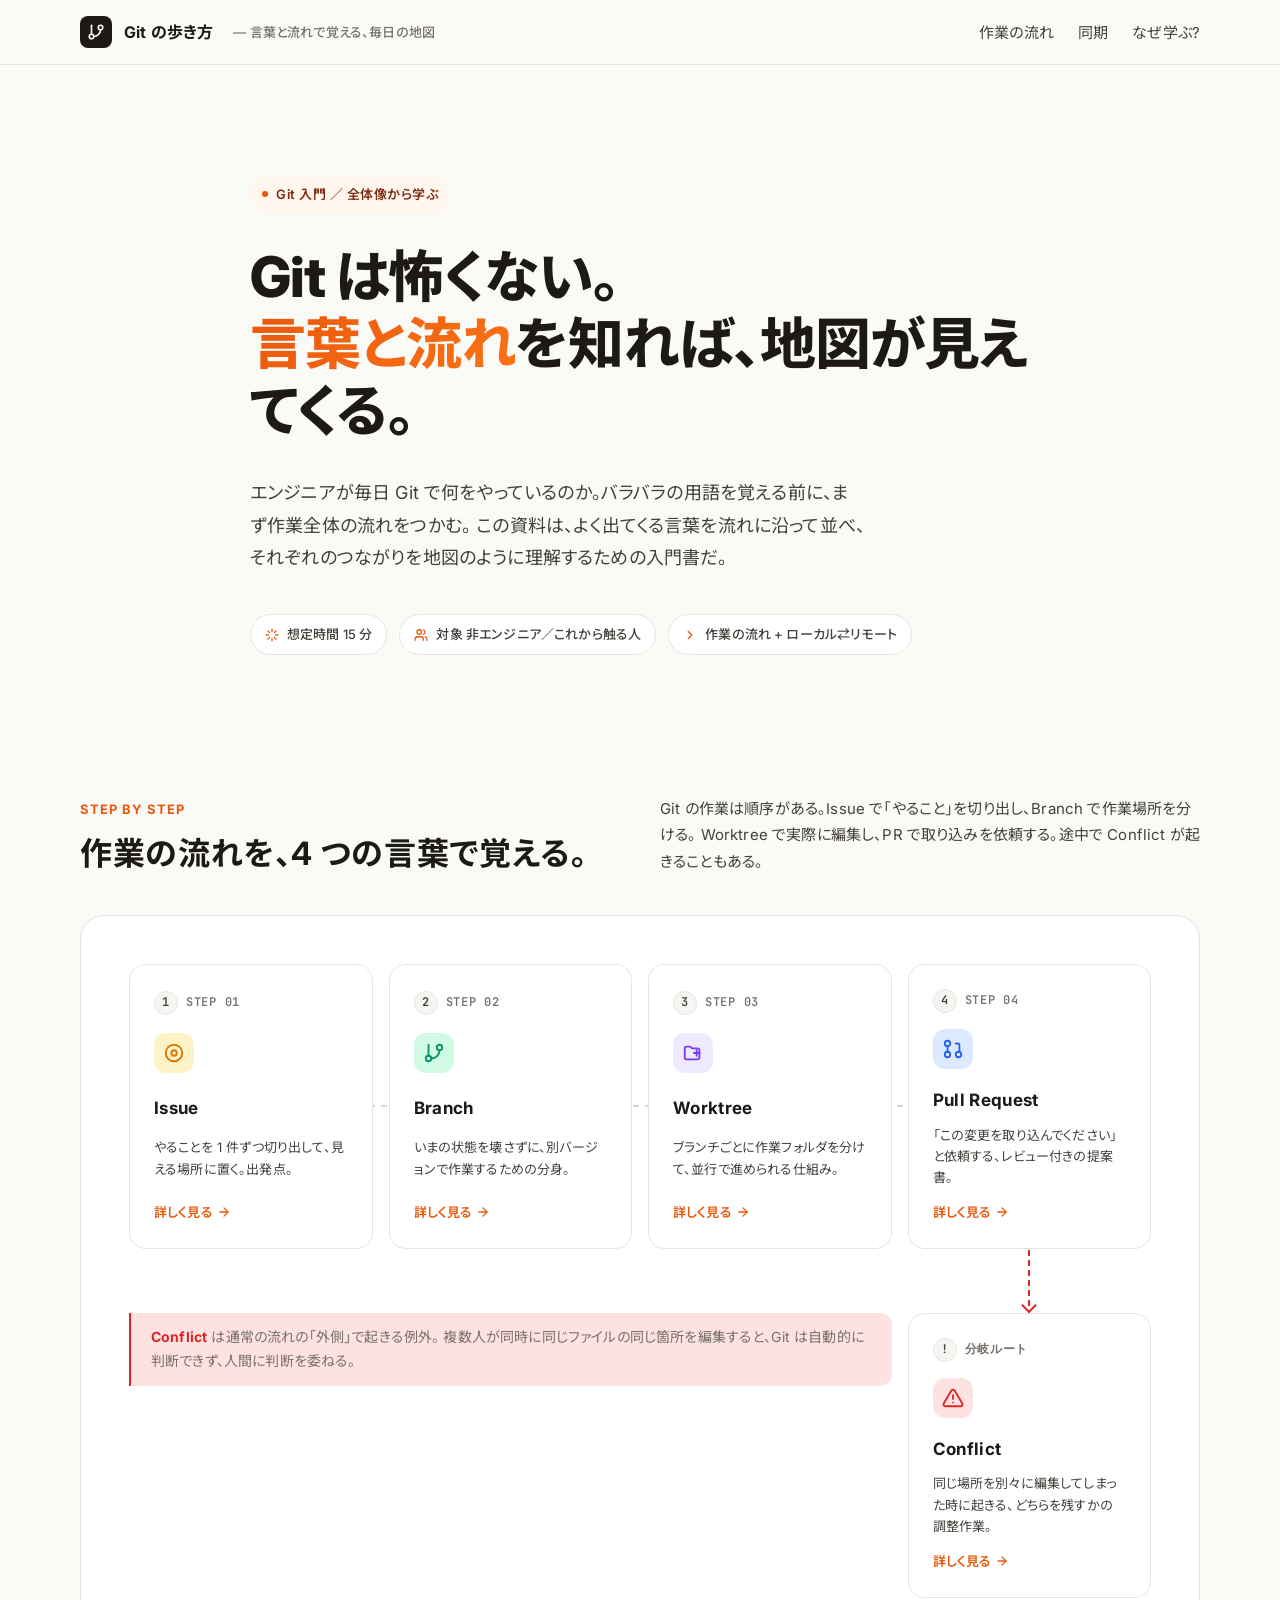
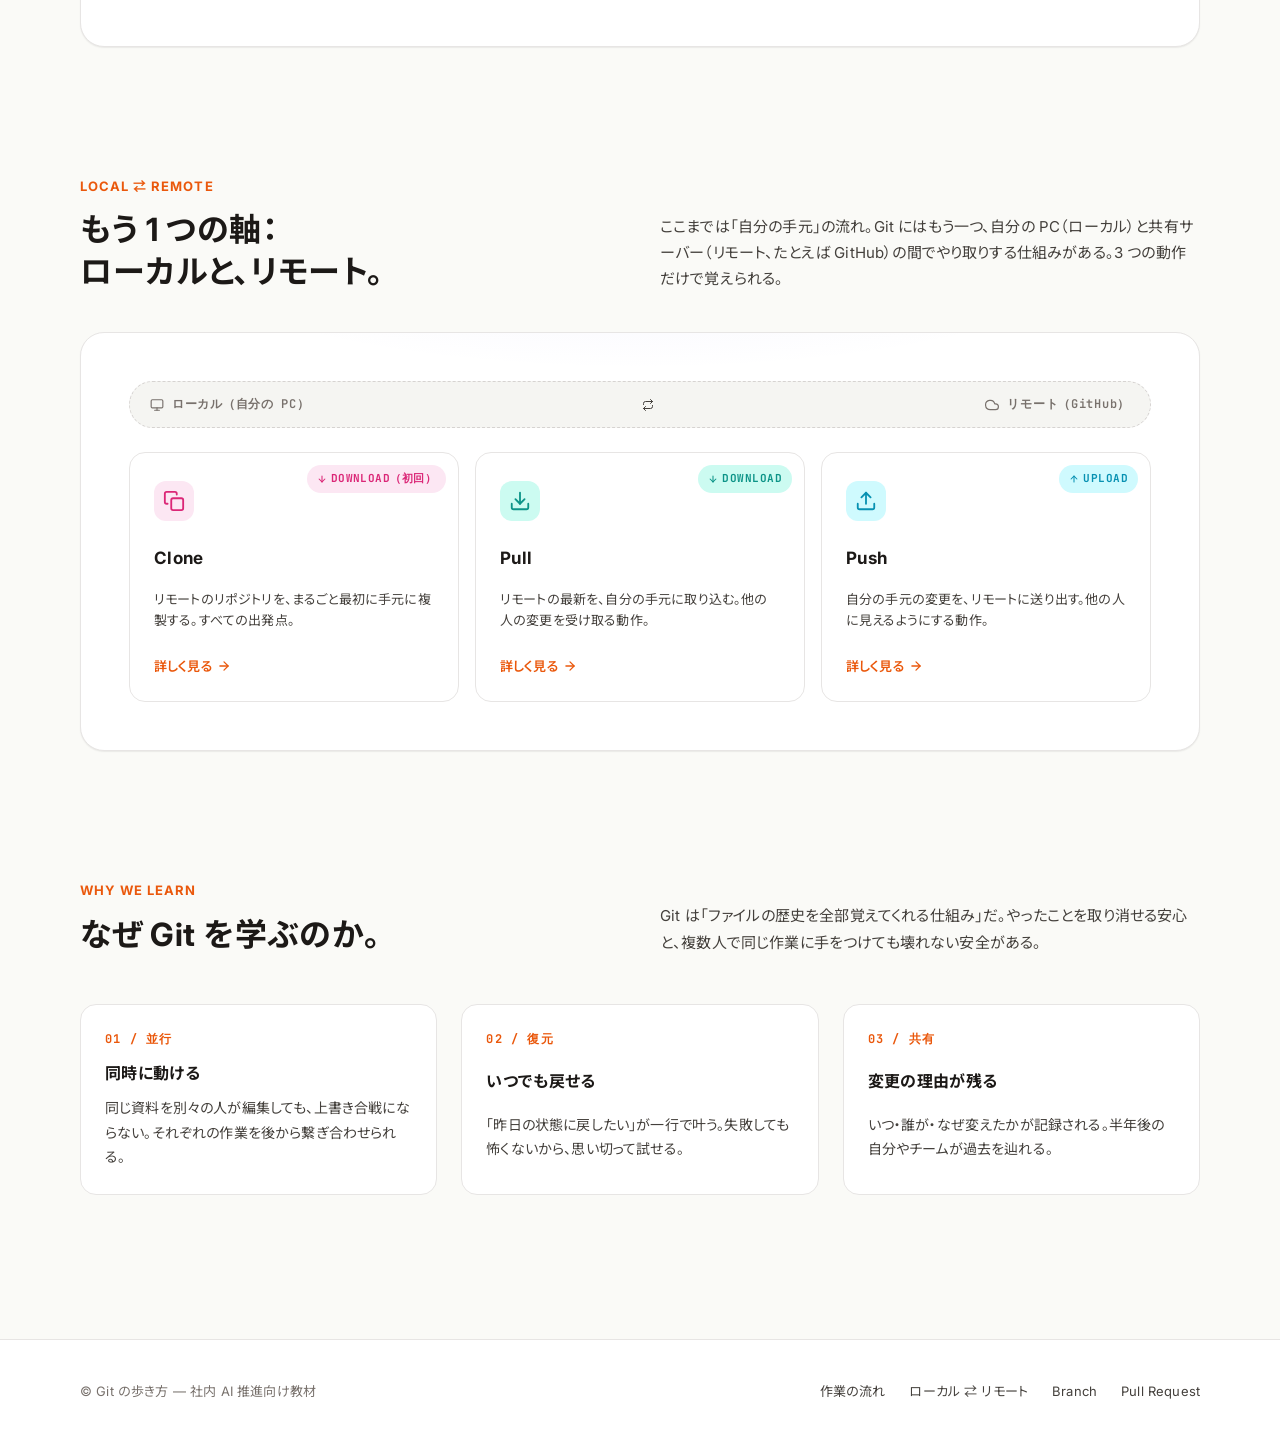
<file: index.html>
<!doctype html>
<html lang="ja">
<head>
  <meta charset="utf-8">
  <meta name="viewport" content="width=device-width, initial-scale=1">
  <meta name="description" content="Git の基本を、言葉と流れで。エンジニアでない人も、地図のように理解できる Git 入門。">
  <title>Git は怖くない。言葉と流れで覚える、毎日の地図。</title>
  <link rel="preconnect" href="https://fonts.googleapis.com">
  <link rel="preconnect" href="https://fonts.gstatic.com" crossorigin>
  <link rel="stylesheet" href="https://fonts.googleapis.com/css2?family=Inter:wght@400;500;600;700;800&family=JetBrains+Mono:wght@400;500;600&family=Noto+Sans+JP:wght@400;500;700;800&display=swap">
  <link rel="stylesheet" href="styles.css">
</head>
<body>
  <header class="site-header">
    <div class="container site-header__inner">
      <a class="brand" href="index.html">
        <span class="brand__mark" aria-hidden="true"><svg viewBox="0 0 24 24" fill="none" stroke="currentColor" stroke-width="2.2" stroke-linecap="round" stroke-linejoin="round"><line x1="6" y1="3" x2="6" y2="15"/><circle cx="18" cy="6" r="3"/><circle cx="6" cy="18" r="3"/><path d="M18 9a9 9 0 0 1-9 9"/></svg></span>
        <span class="brand__title">Git の歩き方</span>
        <span class="brand__sub">— 言葉と流れで覚える、毎日の地図</span>
      </a>
      <nav class="nav" aria-label="主要セクション">
        <ul class="nav__list">
          <li><a class="nav__link" href="#flow">作業の流れ</a></li>
          <li><a class="nav__link" href="#sync">同期</a></li>
          <li><a class="nav__link" href="#why">なぜ学ぶ?</a></li>
        </ul>
      </nav>
    </div>
  </header>

  <main>
    <!-- Hero -->
    <section class="hero">
      <div class="container hero__inner">
        <span class="hero__eyebrow">Git 入門 ／ 全体像から学ぶ</span>
        <h1 class="hero__title">
          Git は怖くない。<br>
          <em>言葉と流れ</em>を知れば、地図が見えてくる。
        </h1>
        <p class="hero__lead">
          エンジニアが毎日 Git で何をやっているのか。バラバラの用語を覚える前に、まず作業全体の流れをつかむ。
          この資料は、よく出てくる言葉を流れに沿って並べ、それぞれのつながりを地図のように理解するための入門書だ。
        </p>
        <div class="hero__meta">
          <span class="hero__chip">
            <svg viewBox="0 0 24 24" fill="none" stroke="currentColor" stroke-width="2.2" stroke-linecap="round" stroke-linejoin="round" aria-hidden="true"><path d="M12 2v4"/><path d="M12 18v4"/><path d="M4.93 4.93l2.83 2.83"/><path d="M16.24 16.24l2.83 2.83"/><path d="M2 12h4"/><path d="M18 12h4"/><path d="M4.93 19.07l2.83-2.83"/><path d="M16.24 7.76l2.83-2.83"/></svg>
            想定時間 15 分
          </span>
          <span class="hero__chip">
            <svg viewBox="0 0 24 24" fill="none" stroke="currentColor" stroke-width="2.2" stroke-linecap="round" stroke-linejoin="round" aria-hidden="true"><path d="M16 21v-2a4 4 0 0 0-4-4H6a4 4 0 0 0-4 4v2"/><circle cx="9" cy="7" r="4"/><path d="M22 21v-2a4 4 0 0 0-3-3.87"/><path d="M16 3.13a4 4 0 0 1 0 7.75"/></svg>
            対象 非エンジニア／これから触る人
          </span>
          <span class="hero__chip">
            <svg viewBox="0 0 24 24" fill="none" stroke="currentColor" stroke-width="2.2" stroke-linecap="round" stroke-linejoin="round" aria-hidden="true"><path d="M9 18l6-6-6-6"/></svg>
            作業の流れ + ローカル⇄リモート
          </span>
        </div>
      </div>
    </section>

    <!-- Flow -->
    <section id="flow" class="section">
      <div class="container">
        <div class="section-head">
          <div class="section-head__title">
            <span class="section-head__eyebrow">Step by step</span>
            <h2>作業の流れを、4 つの言葉で覚える。</h2>
          </div>
          <p class="section-head__lead">
            Git の作業は順序がある。Issue で「やること」を切り出し、Branch で作業場所を分ける。
            Worktree で実際に編集し、PR で取り込みを依頼する。途中で Conflict が起きることもある。
          </p>
        </div>

        <div class="flow">
          <div class="flow__track" role="list">
            <div class="flow__connector" aria-hidden="true"></div>

            <!-- Issue -->
            <a class="flow-card flow-card--issue" href="issue.html" role="listitem">
              <span class="flow-card__step"><span class="flow-card__step-num">1</span>STEP 01</span>
              <span class="flow-card__icon" aria-hidden="true">
                <svg viewBox="0 0 24 24" fill="none" stroke="currentColor" stroke-width="2" stroke-linecap="round" stroke-linejoin="round"><circle cx="12" cy="12" r="9"/><circle cx="12" cy="12" r="3"/></svg>
              </span>
              <h3 class="flow-card__title">Issue</h3>
              <p class="flow-card__desc">やることを 1 件ずつ切り出して、見える場所に置く。出発点。</p>
              <span class="flow-card__cta">
                詳しく見る
                <svg viewBox="0 0 24 24" fill="none" stroke="currentColor" stroke-width="2.2" stroke-linecap="round" stroke-linejoin="round" aria-hidden="true"><path d="M5 12h14"/><path d="M12 5l7 7-7 7"/></svg>
              </span>
            </a>

            <!-- Branch -->
            <a class="flow-card flow-card--branch" href="branch.html" role="listitem">
              <span class="flow-card__step"><span class="flow-card__step-num">2</span>STEP 02</span>
              <span class="flow-card__icon" aria-hidden="true">
                <svg viewBox="0 0 24 24" fill="none" stroke="currentColor" stroke-width="2" stroke-linecap="round" stroke-linejoin="round"><line x1="6" y1="3" x2="6" y2="15"/><circle cx="18" cy="6" r="3"/><circle cx="6" cy="18" r="3"/><path d="M18 9a9 9 0 0 1-9 9"/></svg>
              </span>
              <h3 class="flow-card__title">Branch</h3>
              <p class="flow-card__desc">いまの状態を壊さずに、別バージョンで作業するための分身。</p>
              <span class="flow-card__cta">
                詳しく見る
                <svg viewBox="0 0 24 24" fill="none" stroke="currentColor" stroke-width="2.2" stroke-linecap="round" stroke-linejoin="round" aria-hidden="true"><path d="M5 12h14"/><path d="M12 5l7 7-7 7"/></svg>
              </span>
            </a>

            <!-- Worktree -->
            <a class="flow-card flow-card--worktree" href="worktree.html" role="listitem">
              <span class="flow-card__step"><span class="flow-card__step-num">3</span>STEP 03</span>
              <span class="flow-card__icon" aria-hidden="true">
                <svg viewBox="0 0 24 24" fill="none" stroke="currentColor" stroke-width="2" stroke-linecap="round" stroke-linejoin="round"><path d="M3 7a2 2 0 0 1 2-2h4l2 2h6a2 2 0 0 1 2 2v8a2 2 0 0 1-2 2H5a2 2 0 0 1-2-2V7z"/><path d="M16 9v6"/><path d="M13 12h6"/></svg>
              </span>
              <h3 class="flow-card__title">Worktree</h3>
              <p class="flow-card__desc">ブランチごとに作業フォルダを分けて、並行で進められる仕組み。</p>
              <span class="flow-card__cta">
                詳しく見る
                <svg viewBox="0 0 24 24" fill="none" stroke="currentColor" stroke-width="2.2" stroke-linecap="round" stroke-linejoin="round" aria-hidden="true"><path d="M5 12h14"/><path d="M12 5l7 7-7 7"/></svg>
              </span>
            </a>

            <!-- PR -->
            <a class="flow-card flow-card--pr" href="pr.html" role="listitem">
              <span class="flow-card__step"><span class="flow-card__step-num">4</span>STEP 04</span>
              <span class="flow-card__icon" aria-hidden="true">
                <svg viewBox="0 0 24 24" fill="none" stroke="currentColor" stroke-width="2" stroke-linecap="round" stroke-linejoin="round"><circle cx="6" cy="6" r="3"/><circle cx="6" cy="18" r="3"/><circle cx="18" cy="18" r="3"/><line x1="6" y1="9" x2="6" y2="15"/><path d="M15 6h2a2 2 0 0 1 2 2v7"/></svg>
              </span>
              <h3 class="flow-card__title">Pull Request</h3>
              <p class="flow-card__desc">「この変更を取り込んでください」と依頼する、レビュー付きの提案書。</p>
              <span class="flow-card__cta">
                詳しく見る
                <svg viewBox="0 0 24 24" fill="none" stroke="currentColor" stroke-width="2.2" stroke-linecap="round" stroke-linejoin="round" aria-hidden="true"><path d="M5 12h14"/><path d="M12 5l7 7-7 7"/></svg>
              </span>
            </a>
          </div>

          <!-- Conflict branch -->
          <div class="flow__branchpath">
            <a class="flow-card flow-card--conflict" href="conflict.html" role="listitem">
              <span class="flow-card__step"><span class="flow-card__step-num">!</span>分岐ルート</span>
              <span class="flow-card__icon" aria-hidden="true">
                <svg viewBox="0 0 24 24" fill="none" stroke="currentColor" stroke-width="2" stroke-linecap="round" stroke-linejoin="round"><path d="M10.29 3.86 1.82 18a2 2 0 0 0 1.71 3h16.94a2 2 0 0 0 1.71-3L13.71 3.86a2 2 0 0 0-3.42 0z"/><line x1="12" y1="9" x2="12" y2="13"/><line x1="12" y1="17" x2="12.01" y2="17"/></svg>
              </span>
              <h3 class="flow-card__title">Conflict</h3>
              <p class="flow-card__desc">同じ場所を別々に編集してしまった時に起きる、どちらを残すかの調整作業。</p>
              <span class="flow-card__cta">
                詳しく見る
                <svg viewBox="0 0 24 24" fill="none" stroke="currentColor" stroke-width="2.2" stroke-linecap="round" stroke-linejoin="round" aria-hidden="true"><path d="M5 12h14"/><path d="M12 5l7 7-7 7"/></svg>
              </span>
            </a>
            <p class="flow__branchpath-note">
              <strong>Conflict</strong> は通常の流れの「外側」で起きる例外。
              複数人が同時に同じファイルの同じ箇所を編集すると、Git は自動的に判断できず、人間に判断を委ねる。
            </p>
          </div>
        </div>
      </div>
    </section>

    <!-- Sync (Local ⇄ Remote) -->
    <section id="sync" class="section">
      <div class="container">
        <div class="section-head">
          <div class="section-head__title">
            <span class="section-head__eyebrow">Local ⇄ Remote</span>
            <h2>もう 1 つの軸：<br>ローカルと、リモート。</h2>
          </div>
          <p class="section-head__lead">
            ここまでは「自分の手元」の流れ。Git にはもう一つ、自分の PC（ローカル）と共有サーバー（リモート、たとえば GitHub）の間でやり取りする仕組みがある。3 つの動作だけで覚えられる。
          </p>
        </div>

        <div class="flow flow--sync">
          <div class="sync-axis" aria-hidden="true">
            <span class="sync-axis__side">
              <svg viewBox="0 0 24 24" fill="none" stroke="currentColor" stroke-width="2" stroke-linecap="round" stroke-linejoin="round"><rect x="2" y="3" width="20" height="14" rx="2"/><line x1="8" y1="21" x2="16" y2="21"/><line x1="12" y1="17" x2="12" y2="21"/></svg>
              ローカル（自分の PC）
            </span>
            <span class="sync-axis__arrows">
              <svg viewBox="0 0 24 24" fill="none" stroke="currentColor" stroke-width="2" stroke-linecap="round" stroke-linejoin="round"><path d="M17 1l4 4-4 4"/><path d="M3 11V9a4 4 0 0 1 4-4h14"/><path d="M7 23l-4-4 4-4"/><path d="M21 13v2a4 4 0 0 1-4 4H3"/></svg>
            </span>
            <span class="sync-axis__side">
              <svg viewBox="0 0 24 24" fill="none" stroke="currentColor" stroke-width="2" stroke-linecap="round" stroke-linejoin="round"><path d="M18 10h-1.26A8 8 0 1 0 9 20h9a5 5 0 0 0 0-10z"/></svg>
              リモート（GitHub）
            </span>
          </div>

          <div class="flow__track" role="list">
            <!-- Clone -->
            <a class="flow-card flow-card--clone" href="clone.html" role="listitem">
              <span class="flow-card__direction">
                <svg viewBox="0 0 24 24" fill="none" stroke="currentColor" stroke-width="2.5" stroke-linecap="round" stroke-linejoin="round" aria-hidden="true"><path d="M12 5v14"/><path d="M5 12l7 7 7-7"/></svg>
                DOWNLOAD（初回）
              </span>
              <span class="flow-card__icon" aria-hidden="true">
                <svg viewBox="0 0 24 24" fill="none" stroke="currentColor" stroke-width="2" stroke-linecap="round" stroke-linejoin="round"><rect x="9" y="9" width="13" height="13" rx="2"/><path d="M5 15H4a2 2 0 0 1-2-2V4a2 2 0 0 1 2-2h9a2 2 0 0 1 2 2v1"/></svg>
              </span>
              <h3 class="flow-card__title">Clone</h3>
              <p class="flow-card__desc">リモートのリポジトリを、まるごと最初に手元に複製する。すべての出発点。</p>
              <span class="flow-card__cta">
                詳しく見る
                <svg viewBox="0 0 24 24" fill="none" stroke="currentColor" stroke-width="2.2" stroke-linecap="round" stroke-linejoin="round" aria-hidden="true"><path d="M5 12h14"/><path d="M12 5l7 7-7 7"/></svg>
              </span>
            </a>

            <!-- Pull -->
            <a class="flow-card flow-card--pull" href="pull.html" role="listitem">
              <span class="flow-card__direction">
                <svg viewBox="0 0 24 24" fill="none" stroke="currentColor" stroke-width="2.5" stroke-linecap="round" stroke-linejoin="round" aria-hidden="true"><path d="M12 5v14"/><path d="M5 12l7 7 7-7"/></svg>
                DOWNLOAD
              </span>
              <span class="flow-card__icon" aria-hidden="true">
                <svg viewBox="0 0 24 24" fill="none" stroke="currentColor" stroke-width="2" stroke-linecap="round" stroke-linejoin="round"><path d="M21 15v4a2 2 0 0 1-2 2H5a2 2 0 0 1-2-2v-4"/><polyline points="7 10 12 15 17 10"/><line x1="12" y1="15" x2="12" y2="3"/></svg>
              </span>
              <h3 class="flow-card__title">Pull</h3>
              <p class="flow-card__desc">リモートの最新を、自分の手元に取り込む。他の人の変更を受け取る動作。</p>
              <span class="flow-card__cta">
                詳しく見る
                <svg viewBox="0 0 24 24" fill="none" stroke="currentColor" stroke-width="2.2" stroke-linecap="round" stroke-linejoin="round" aria-hidden="true"><path d="M5 12h14"/><path d="M12 5l7 7-7 7"/></svg>
              </span>
            </a>

            <!-- Push -->
            <a class="flow-card flow-card--push" href="push.html" role="listitem">
              <span class="flow-card__direction">
                <svg viewBox="0 0 24 24" fill="none" stroke="currentColor" stroke-width="2.5" stroke-linecap="round" stroke-linejoin="round" aria-hidden="true"><path d="M12 19V5"/><path d="M5 12l7-7 7 7"/></svg>
                UPLOAD
              </span>
              <span class="flow-card__icon" aria-hidden="true">
                <svg viewBox="0 0 24 24" fill="none" stroke="currentColor" stroke-width="2" stroke-linecap="round" stroke-linejoin="round"><path d="M21 15v4a2 2 0 0 1-2 2H5a2 2 0 0 1-2-2v-4"/><polyline points="17 8 12 3 7 8"/><line x1="12" y1="3" x2="12" y2="15"/></svg>
              </span>
              <h3 class="flow-card__title">Push</h3>
              <p class="flow-card__desc">自分の手元の変更を、リモートに送り出す。他の人に見えるようにする動作。</p>
              <span class="flow-card__cta">
                詳しく見る
                <svg viewBox="0 0 24 24" fill="none" stroke="currentColor" stroke-width="2.2" stroke-linecap="round" stroke-linejoin="round" aria-hidden="true"><path d="M5 12h14"/><path d="M12 5l7 7-7 7"/></svg>
              </span>
            </a>
          </div>
        </div>
      </div>
    </section>

    <!-- Why Git -->
    <section id="why" class="section">
      <div class="container">
        <div class="section-head">
          <div class="section-head__title">
            <span class="section-head__eyebrow">Why we learn</span>
            <h2>なぜ Git を学ぶのか。</h2>
          </div>
          <p class="section-head__lead">
            Git は「ファイルの歴史を全部覚えてくれる仕組み」だ。やったことを取り消せる安心と、複数人で同じ作業に手をつけても壊れない安全がある。
          </p>
        </div>

        <div class="story">
          <article class="story-card">
            <span class="story-card__num">01 / 並行</span>
            <h3 class="story-card__title">同時に動ける</h3>
            <p class="story-card__text">同じ資料を別々の人が編集しても、上書き合戦にならない。それぞれの作業を後から繋ぎ合わせられる。</p>
          </article>
          <article class="story-card">
            <span class="story-card__num">02 / 復元</span>
            <h3 class="story-card__title">いつでも戻せる</h3>
            <p class="story-card__text">「昨日の状態に戻したい」が一行で叶う。失敗しても怖くないから、思い切って試せる。</p>
          </article>
          <article class="story-card">
            <span class="story-card__num">03 / 共有</span>
            <h3 class="story-card__title">変更の理由が残る</h3>
            <p class="story-card__text">いつ・誰が・なぜ変えたかが記録される。半年後の自分やチームが過去を辿れる。</p>
          </article>
        </div>
      </div>
    </section>
  </main>

  <footer class="site-footer">
    <div class="container site-footer__inner">
      <p class="site-footer__copy">© Git の歩き方 — 社内 AI 推進向け教材</p>
      <nav class="site-footer__nav" aria-label="フッターナビ">
        <a href="#flow">作業の流れ</a>
        <a href="#sync">ローカル ⇄ リモート</a>
        <a href="branch.html">Branch</a>
        <a href="pr.html">Pull Request</a>
      </nav>
    </div>
  </footer>
</body>
</html>
</file>
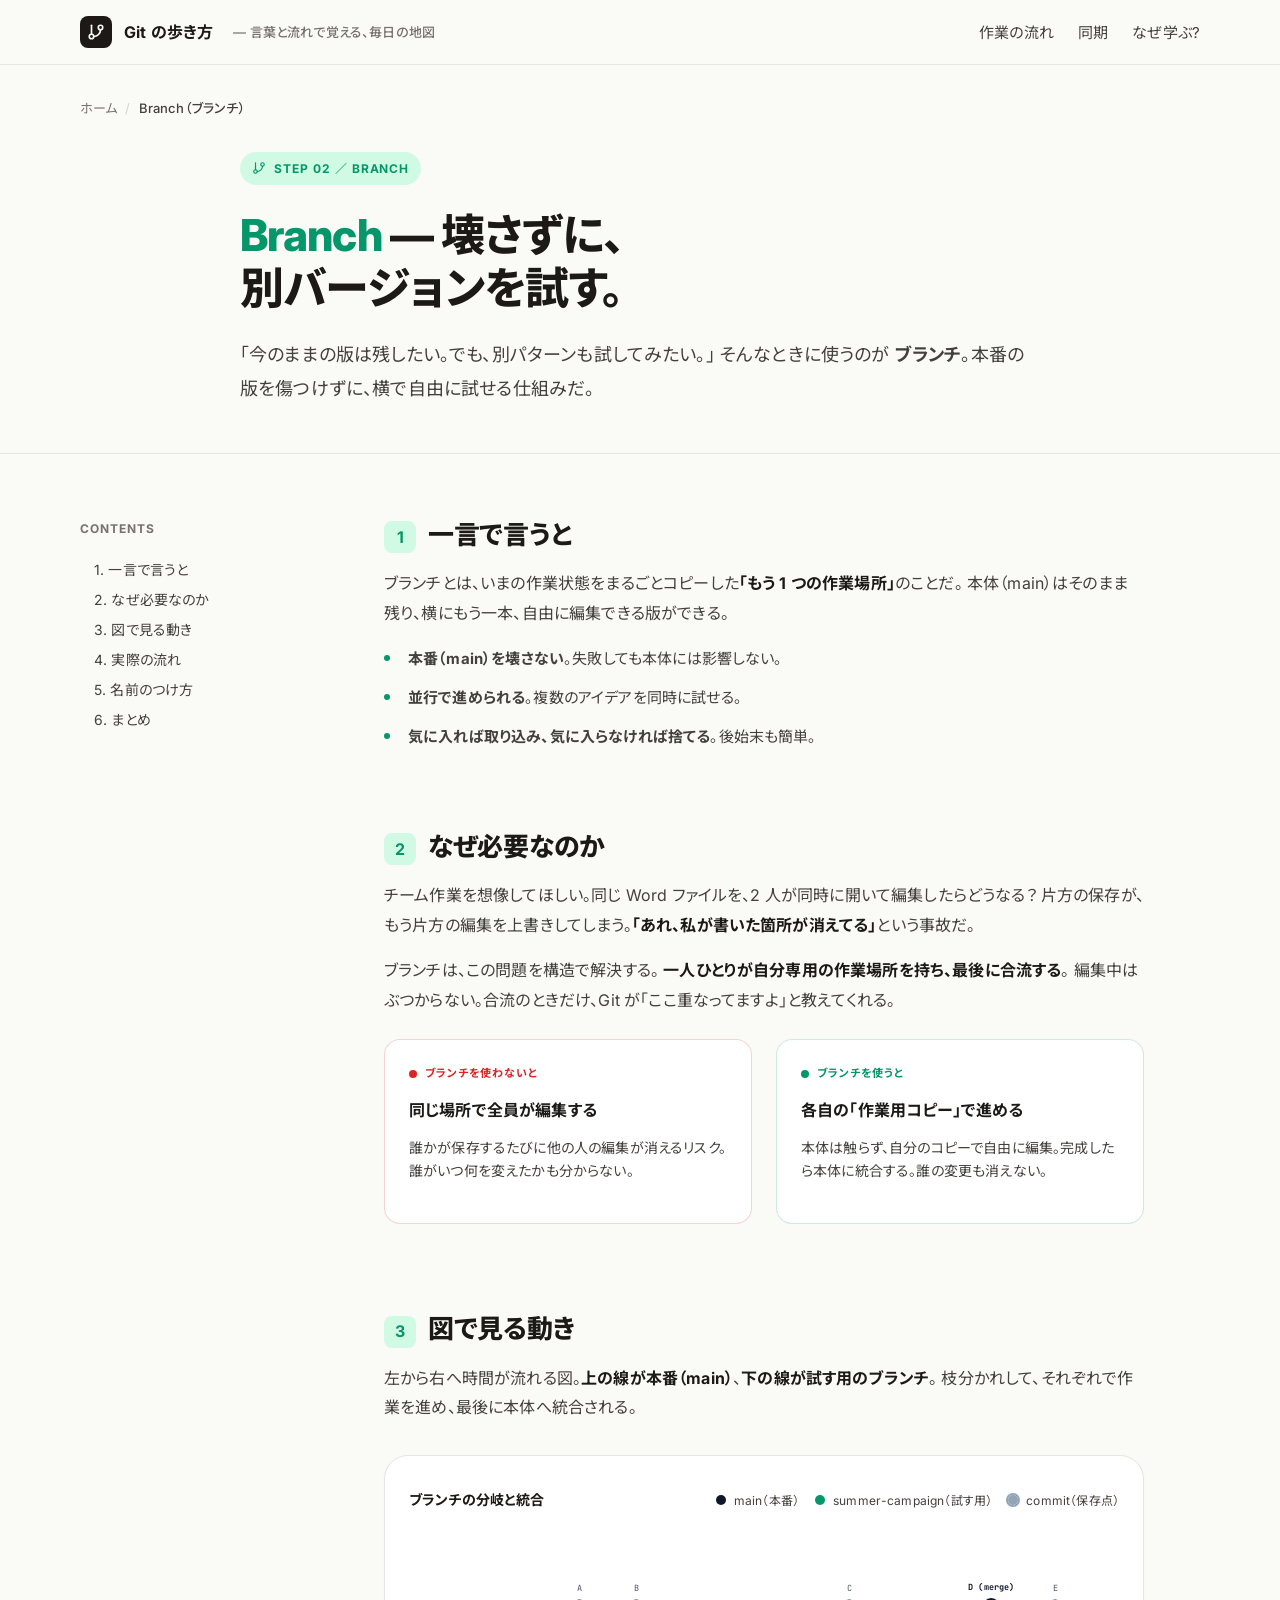
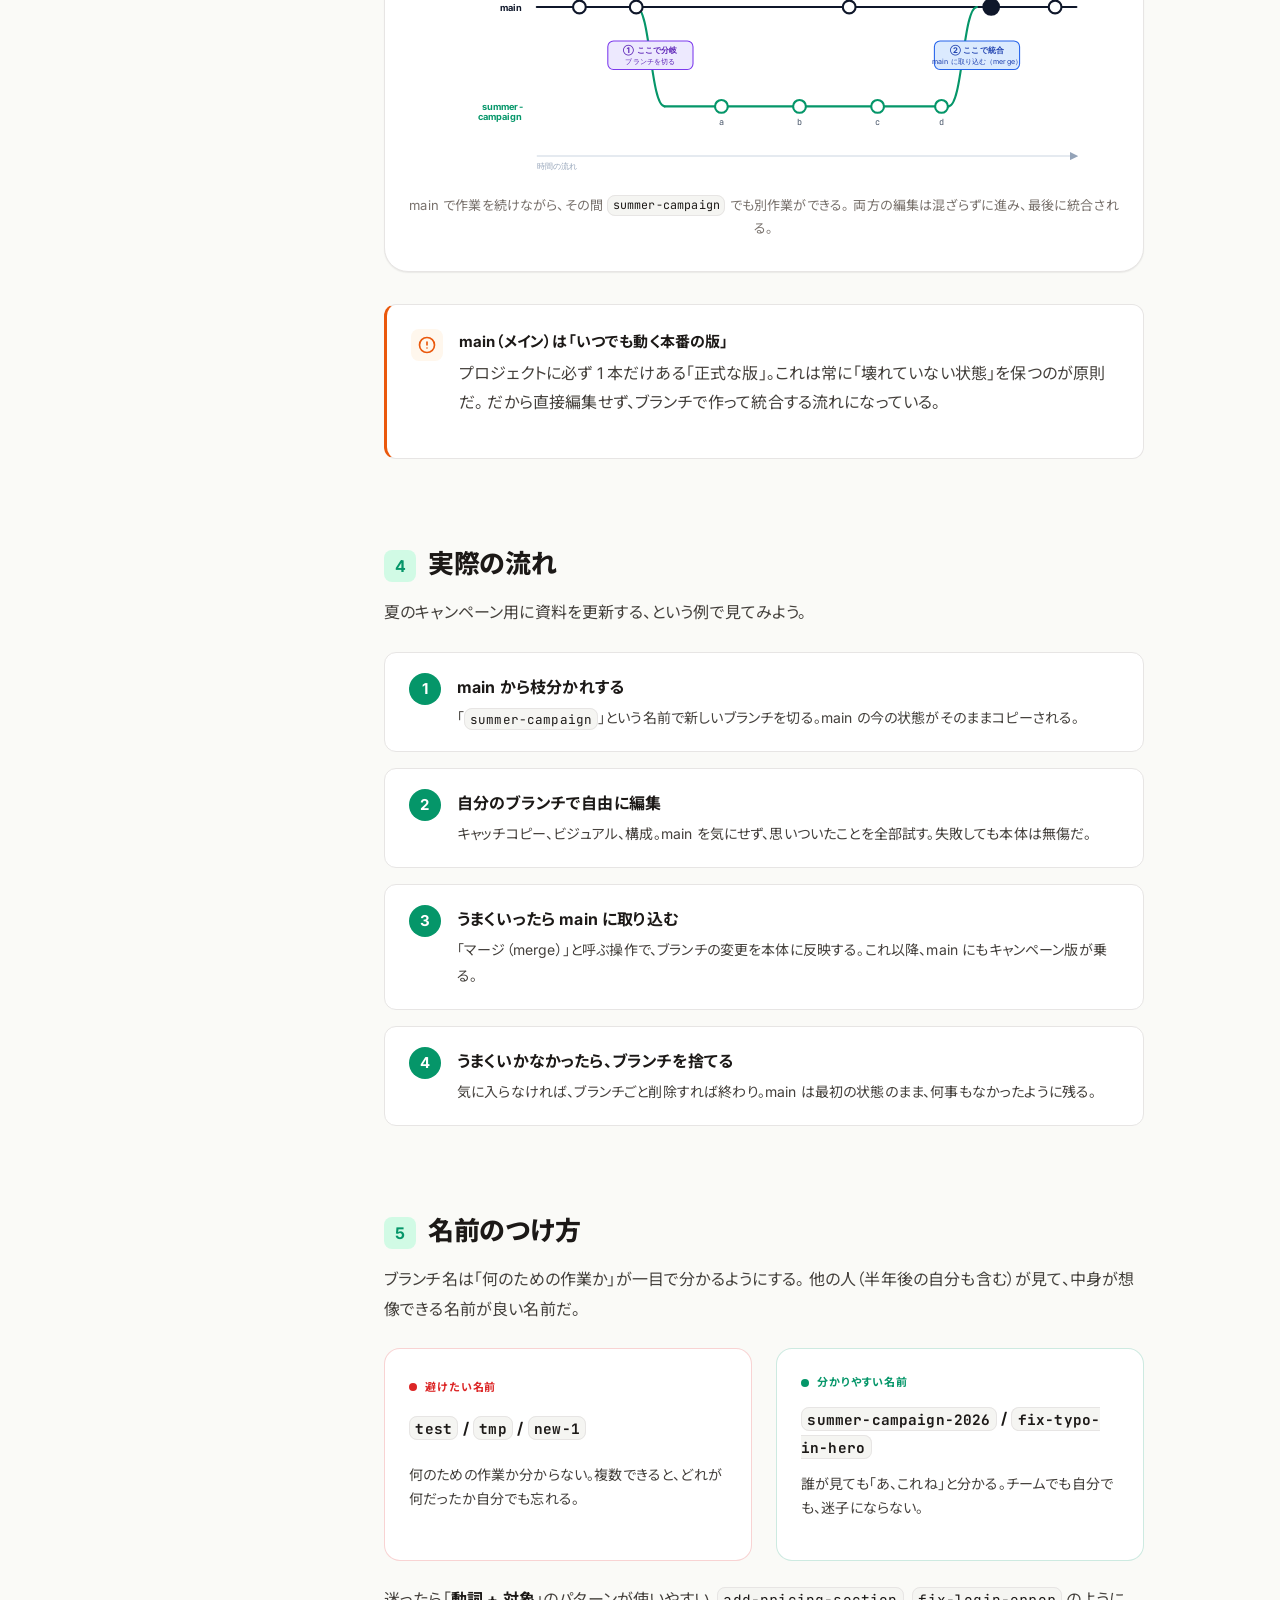
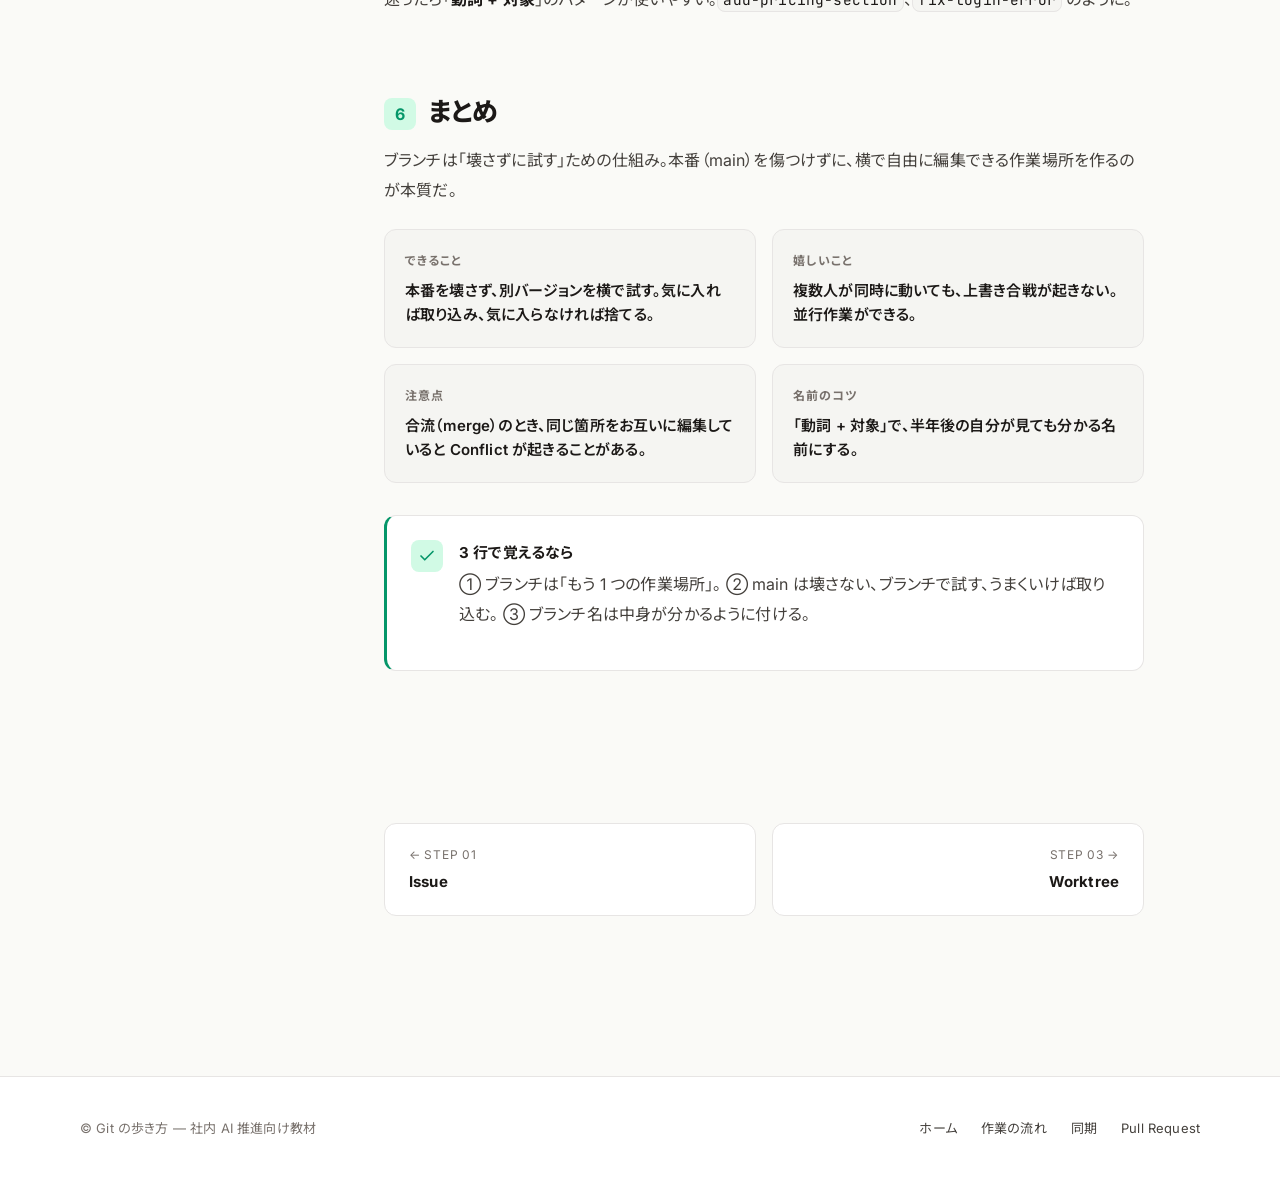
<file: branch.html>
<!doctype html>
<html lang="ja">
<head>
  <meta charset="utf-8">
  <meta name="viewport" content="width=device-width, initial-scale=1">
  <meta name="description" content="ブランチ（Branch）の基本。いまの状態を壊さずに、別バージョンで作業するための分身という考え方を、図解で理解する。">
  <title>Branch — 壊さずに、別バージョンを試す｜Git の歩き方</title>
  <link rel="preconnect" href="https://fonts.googleapis.com">
  <link rel="preconnect" href="https://fonts.gstatic.com" crossorigin>
  <link rel="stylesheet" href="https://fonts.googleapis.com/css2?family=Inter:wght@400;500;600;700;800&family=JetBrains+Mono:wght@400;500;600&family=Noto+Sans+JP:wght@400;500;700;800&display=swap">
  <link rel="stylesheet" href="styles.css">
</head>
<body class="topic-branch">
  <header class="site-header">
    <div class="container site-header__inner">
      <a class="brand" href="index.html">
        <span class="brand__mark" aria-hidden="true"><svg viewBox="0 0 24 24" fill="none" stroke="currentColor" stroke-width="2.2" stroke-linecap="round" stroke-linejoin="round"><line x1="6" y1="3" x2="6" y2="15"/><circle cx="18" cy="6" r="3"/><circle cx="6" cy="18" r="3"/><path d="M18 9a9 9 0 0 1-9 9"/></svg></span>
        <span class="brand__title">Git の歩き方</span>
        <span class="brand__sub">— 言葉と流れで覚える、毎日の地図</span>
      </a>
      <nav class="nav" aria-label="主要セクション">
        <ul class="nav__list">
          <li><a class="nav__link" href="index.html#flow">作業の流れ</a></li>
          <li><a class="nav__link" href="index.html#sync">同期</a></li>
          <li><a class="nav__link" href="index.html#why">なぜ学ぶ?</a></li>
        </ul>
      </nav>
    </div>
  </header>

  <main>
    <div class="container">
      <nav class="crumb" aria-label="パンくず">
        <a href="index.html">ホーム</a>
        <span class="crumb__sep">/</span>
        <span class="crumb__current">Branch（ブランチ）</span>
      </nav>
    </div>

    <!-- Page hero -->
    <section class="page-hero">
      <div class="container page-hero__inner">
        <span class="page-hero__tag">
          <svg viewBox="0 0 24 24" width="14" height="14" fill="none" stroke="currentColor" stroke-width="2" stroke-linecap="round" stroke-linejoin="round" aria-hidden="true"><line x1="6" y1="3" x2="6" y2="15"/><circle cx="18" cy="6" r="3"/><circle cx="6" cy="18" r="3"/><path d="M18 9a9 9 0 0 1-9 9"/></svg>
          STEP 02 ／ BRANCH
        </span>
        <h1 class="page-hero__title"><span>Branch</span> — 壊さずに、<br>別バージョンを試す。</h1>
        <p class="page-hero__lead">
          「今のままの版は残したい。でも、別パターンも試してみたい。」
          そんなときに使うのが <strong>ブランチ</strong>。本番の版を傷つけずに、横で自由に試せる仕組みだ。
        </p>
      </div>
    </section>

    <!-- Body -->
    <section class="page-body">
      <div class="container page-grid">
        <!-- TOC sidebar -->
        <aside class="toc" aria-label="目次">
          <div class="toc__title">CONTENTS</div>
          <ul class="toc__list">
            <li><a class="toc__link" href="#one-line">1. 一言で言うと</a></li>
            <li><a class="toc__link" href="#why">2. なぜ必要なのか</a></li>
            <li><a class="toc__link" href="#diagram">3. 図で見る動き</a></li>
            <li><a class="toc__link" href="#flow">4. 実際の流れ</a></li>
            <li><a class="toc__link" href="#tips">5. 名前のつけ方</a></li>
            <li><a class="toc__link" href="#summary">6. まとめ</a></li>
          </ul>
        </aside>

        <!-- Main content -->
        <article class="content">

          <!-- 1. 一言で言うと -->
          <section id="one-line">
            <h2><span class="num">1</span>一言で言うと</h2>
            <p class="lead">
              ブランチとは、いまの作業状態をまるごとコピーした<strong>「もう 1 つの作業場所」</strong>のことだ。
              本体（main）はそのまま残り、横にもう一本、自由に編集できる版ができる。
            </p>
            <ul class="bullets">
              <li><strong>本番（main）を壊さない</strong>。失敗しても本体には影響しない。</li>
              <li><strong>並行で進められる</strong>。複数のアイデアを同時に試せる。</li>
              <li><strong>気に入れば取り込み、気に入らなければ捨てる</strong>。後始末も簡単。</li>
            </ul>
          </section>

          <!-- 2. なぜ必要 -->
          <section id="why">
            <h2><span class="num">2</span>なぜ必要なのか</h2>
            <p>
              チーム作業を想像してほしい。同じ Word ファイルを、2 人が同時に開いて編集したらどうなる？
              片方の保存が、もう片方の編集を上書きしてしまう。<strong>「あれ、私が書いた箇所が消えてる」</strong>という事故だ。
            </p>
            <p>
              ブランチは、この問題を構造で解決する。
              <strong>一人ひとりが自分専用の作業場所を持ち、最後に合流する</strong>。
              編集中はぶつからない。合流のときだけ、Git が「ここ重なってますよ」と教えてくれる。
            </p>

            <div class="metaphor">
              <div class="metaphor-card metaphor-card--bad">
                <span class="metaphor-card__label"><span class="dot"></span>ブランチを使わないと</span>
                <h4>同じ場所で全員が編集する</h4>
                <p>誰かが保存するたびに他の人の編集が消えるリスク。誰がいつ何を変えたかも分からない。</p>
              </div>
              <div class="metaphor-card metaphor-card--good">
                <span class="metaphor-card__label"><span class="dot"></span>ブランチを使うと</span>
                <h4>各自の「作業用コピー」で進める</h4>
                <p>本体は触らず、自分のコピーで自由に編集。完成したら本体に統合する。誰の変更も消えない。</p>
              </div>
            </div>
          </section>

          <!-- 3. 図で見る動き -->
          <section id="diagram">
            <h2><span class="num">3</span>図で見る動き</h2>
            <p>
              左から右へ時間が流れる図。<strong>上の線が本番（main）</strong>、<strong>下の線が試す用のブランチ</strong>。
              枝分かれして、それぞれで作業を進め、最後に本体へ統合される。
            </p>

            <figure class="diagram">
              <header class="diagram__head">
                <span class="diagram__title">ブランチの分岐と統合</span>
                <div class="diagram__legend">
                  <span class="diagram__legend-item"><span class="dot" style="background:#0F172A"></span>main（本番）</span>
                  <span class="diagram__legend-item"><span class="dot" style="background:#059669"></span>summer-campaign（試す用）</span>
                  <span class="diagram__legend-item"><span class="dot" style="background:#94A3B8;outline:2px solid #94A3B8"></span>commit（保存点）</span>
                </div>
              </header>

              <div class="diagram__svg-wrap">
                <svg viewBox="-120 0 1000 340" width="100%" preserveAspectRatio="xMidYMid meet" role="img" aria-label="main ブランチから summer-campaign ブランチが分岐し、再び統合される図">
                  <defs>
                    <marker id="arrow" viewBox="0 0 10 10" refX="8" refY="5" markerWidth="8" markerHeight="8" orient="auto-start-reverse">
                      <path d="M0,0 L10,5 L0,10 z" fill="#94A3B8"/>
                    </marker>
                  </defs>

                  <!-- main line -->
                  <line x1="60" y1="100" x2="820" y2="100" stroke="#0F172A" stroke-width="3" stroke-linecap="round"/>
                  <!-- branch line -->
                  <line x1="240" y1="240" x2="640" y2="240" stroke="#059669" stroke-width="3" stroke-linecap="round"/>

                  <!-- branch out (curve) -->
                  <path d="M200,100 C220,100 220,240 240,240" fill="none" stroke="#059669" stroke-width="3" stroke-linecap="round"/>
                  <!-- merge in (curve) -->
                  <path d="M640,240 C660,240 660,100 680,100" fill="none" stroke="#059669" stroke-width="3" stroke-linecap="round"/>

                  <!-- main commits -->
                  <g>
                    <circle cx="120" cy="100" r="9" fill="#FFFFFF" stroke="#0F172A" stroke-width="3"/>
                    <text x="120" y="78" text-anchor="middle" font-family="JetBrains Mono, monospace" font-size="12" fill="#475569">A</text>

                    <circle cx="200" cy="100" r="9" fill="#FFFFFF" stroke="#0F172A" stroke-width="3"/>
                    <text x="200" y="78" text-anchor="middle" font-family="JetBrains Mono, monospace" font-size="12" fill="#475569">B</text>

                    <circle cx="500" cy="100" r="9" fill="#FFFFFF" stroke="#0F172A" stroke-width="3"/>
                    <text x="500" y="78" text-anchor="middle" font-family="JetBrains Mono, monospace" font-size="12" fill="#475569">C</text>

                    <circle cx="700" cy="100" r="11" fill="#0F172A" stroke="#0F172A" stroke-width="3"/>
                    <text x="700" y="76" text-anchor="middle" font-family="JetBrains Mono, monospace" font-size="12" fill="#0F172A" font-weight="700">D (merge)</text>

                    <circle cx="790" cy="100" r="9" fill="#FFFFFF" stroke="#0F172A" stroke-width="3"/>
                    <text x="790" y="78" text-anchor="middle" font-family="JetBrains Mono, monospace" font-size="12" fill="#475569">E</text>
                  </g>

                  <!-- branch commits -->
                  <g>
                    <circle cx="320" cy="240" r="9" fill="#FFFFFF" stroke="#059669" stroke-width="3"/>
                    <text x="320" y="266" text-anchor="middle" font-family="JetBrains Mono, monospace" font-size="12" fill="#475569">a</text>

                    <circle cx="430" cy="240" r="9" fill="#FFFFFF" stroke="#059669" stroke-width="3"/>
                    <text x="430" y="266" text-anchor="middle" font-family="JetBrains Mono, monospace" font-size="12" fill="#475569">b</text>

                    <circle cx="540" cy="240" r="9" fill="#FFFFFF" stroke="#059669" stroke-width="3"/>
                    <text x="540" y="266" text-anchor="middle" font-family="JetBrains Mono, monospace" font-size="12" fill="#475569">c</text>

                    <circle cx="630" cy="240" r="9" fill="#FFFFFF" stroke="#059669" stroke-width="3"/>
                    <text x="630" y="266" text-anchor="middle" font-family="JetBrains Mono, monospace" font-size="12" fill="#475569">d</text>
                  </g>

                  <!-- labels -->
                  <text x="40" y="105" text-anchor="end" font-family="Inter, sans-serif" font-size="13" font-weight="700" fill="#0F172A">main</text>
                  <text x="40" y="245" text-anchor="end" font-family="Inter, sans-serif" font-size="13" font-weight="700" fill="#059669">summer-<tspan x="40" dy="14">campaign</tspan></text>

                  <!-- callouts -->
                  <g>
                    <rect x="160" y="148" width="120" height="40" rx="8" fill="#EDE9FE" stroke="#7C3AED" stroke-width="1.5"/>
                    <text x="220" y="165" text-anchor="middle" font-family="Inter, sans-serif" font-size="11" font-weight="700" fill="#5B21B6">① ここで分岐</text>
                    <text x="220" y="180" text-anchor="middle" font-family="Inter, sans-serif" font-size="10" fill="#5B21B6">ブランチを切る</text>

                    <rect x="620" y="148" width="120" height="40" rx="8" fill="#DBEAFE" stroke="#2563EB" stroke-width="1.5"/>
                    <text x="680" y="165" text-anchor="middle" font-family="Inter, sans-serif" font-size="11" font-weight="700" fill="#1E40AF">② ここで統合</text>
                    <text x="680" y="180" text-anchor="middle" font-family="Inter, sans-serif" font-size="10" fill="#1E40AF">main に取り込む（merge）</text>
                  </g>

                  <!-- time axis -->
                  <line x1="60" y1="310" x2="820" y2="310" stroke="#CBD5E1" stroke-width="1.5" marker-end="url(#arrow)"/>
                  <text x="60" y="328" text-anchor="start" font-family="Inter, sans-serif" font-size="11" fill="#94A3B8">時間の流れ</text>
                </svg>
              </div>

              <figcaption class="diagram__caption">
                main で作業を続けながら、その間 <code>summer-campaign</code> でも別作業ができる。
                両方の編集は混ざらずに進み、最後に統合される。
              </figcaption>
            </figure>

            <div class="callout">
              <span class="callout__icon" aria-hidden="true">
                <svg viewBox="0 0 24 24" fill="none" stroke="currentColor" stroke-width="2.2" stroke-linecap="round" stroke-linejoin="round"><circle cx="12" cy="12" r="10"/><line x1="12" y1="8" x2="12" y2="12"/><line x1="12" y1="16" x2="12.01" y2="16"/></svg>
              </span>
              <div>
                <div class="callout__title">main（メイン）は「いつでも動く本番の版」</div>
                <p class="callout__text">
                  プロジェクトに必ず 1 本だけある「正式な版」。これは常に「壊れていない状態」を保つのが原則だ。
                  だから直接編集せず、ブランチで作って統合する流れになっている。
                </p>
              </div>
            </div>
          </section>

          <!-- 4. 実際の流れ -->
          <section id="flow">
            <h2><span class="num">4</span>実際の流れ</h2>
            <p>
              夏のキャンペーン用に資料を更新する、という例で見てみよう。
            </p>

            <div class="steps">
              <div class="step">
                <span class="step__num">1</span>
                <div class="step__body">
                  <h4>main から枝分かれする</h4>
                  <p>「<code>summer-campaign</code>」という名前で新しいブランチを切る。main の今の状態がそのままコピーされる。</p>
                </div>
              </div>
              <div class="step">
                <span class="step__num">2</span>
                <div class="step__body">
                  <h4>自分のブランチで自由に編集</h4>
                  <p>キャッチコピー、ビジュアル、構成。main を気にせず、思いついたことを全部試す。失敗しても本体は無傷だ。</p>
                </div>
              </div>
              <div class="step">
                <span class="step__num">3</span>
                <div class="step__body">
                  <h4>うまくいったら main に取り込む</h4>
                  <p>「マージ（merge）」と呼ぶ操作で、ブランチの変更を本体に反映する。これ以降、main にもキャンペーン版が乗る。</p>
                </div>
              </div>
              <div class="step">
                <span class="step__num">4</span>
                <div class="step__body">
                  <h4>うまくいかなかったら、ブランチを捨てる</h4>
                  <p>気に入らなければ、ブランチごと削除すれば終わり。main は最初の状態のまま、何事もなかったように残る。</p>
                </div>
              </div>
            </div>
          </section>

          <!-- 5. 名前のつけ方 -->
          <section id="tips">
            <h2><span class="num">5</span>名前のつけ方</h2>
            <p>
              ブランチ名は「何のための作業か」が一目で分かるようにする。
              他の人（半年後の自分も含む）が見て、中身が想像できる名前が良い名前だ。
            </p>

            <div class="metaphor">
              <div class="metaphor-card metaphor-card--bad">
                <span class="metaphor-card__label"><span class="dot"></span>避けたい名前</span>
                <h4><code>test</code> / <code>tmp</code> / <code>new-1</code></h4>
                <p>何のための作業か分からない。複数できると、どれが何だったか自分でも忘れる。</p>
              </div>
              <div class="metaphor-card metaphor-card--good">
                <span class="metaphor-card__label"><span class="dot"></span>分かりやすい名前</span>
                <h4><code>summer-campaign-2026</code> / <code>fix-typo-in-hero</code></h4>
                <p>誰が見ても「あ、これね」と分かる。チームでも自分でも、迷子にならない。</p>
              </div>
            </div>

            <p>
              迷ったら「<strong>動詞 + 対象</strong>」のパターンが使いやすい。<code>add-pricing-section</code>、<code>fix-login-error</code> のように。
            </p>
          </section>

          <!-- 6. まとめ -->
          <section id="summary">
            <h2><span class="num">6</span>まとめ</h2>
            <p>
              ブランチは「壊さずに試す」ための仕組み。本番（main）を傷つけずに、横で自由に編集できる作業場所を作るのが本質だ。
            </p>

            <div class="summary">
              <div class="summary-item">
                <div class="summary-item__label">できること</div>
                <div class="summary-item__value">本番を壊さず、別バージョンを横で試す。気に入れば取り込み、気に入らなければ捨てる。</div>
              </div>
              <div class="summary-item">
                <div class="summary-item__label">嬉しいこと</div>
                <div class="summary-item__value">複数人が同時に動いても、上書き合戦が起きない。並行作業ができる。</div>
              </div>
              <div class="summary-item">
                <div class="summary-item__label">注意点</div>
                <div class="summary-item__value">合流（merge）のとき、同じ箇所をお互いに編集していると Conflict が起きることがある。</div>
              </div>
              <div class="summary-item">
                <div class="summary-item__label">名前のコツ</div>
                <div class="summary-item__value">「動詞 + 対象」で、半年後の自分が見ても分かる名前にする。</div>
              </div>
            </div>

            <div class="callout callout--ok" style="margin-top: var(--sp-8);">
              <span class="callout__icon" aria-hidden="true">
                <svg viewBox="0 0 24 24" fill="none" stroke="currentColor" stroke-width="2.2" stroke-linecap="round" stroke-linejoin="round"><polyline points="20 6 9 17 4 12"/></svg>
              </span>
              <div>
                <div class="callout__title">3 行で覚えるなら</div>
                <p class="callout__text">
                  ① ブランチは「もう 1 つの作業場所」。
                  ② main は壊さない、ブランチで試す、うまくいけば取り込む。
                  ③ ブランチ名は中身が分かるように付ける。
                </p>
              </div>
            </div>
          </section>

          <!-- Pager -->
          <nav class="pager" aria-label="前後のページ">
            <a class="pager-link" href="issue.html">
              <span class="pager-link__label">← STEP 01</span>
              <span class="pager-link__title">Issue</span>
            </a>
            <a class="pager-link pager-link--next" href="worktree.html">
              <span class="pager-link__label">STEP 03 →</span>
              <span class="pager-link__title">Worktree</span>
            </a>
          </nav>

        </article>
      </div>
    </section>
  </main>

  <footer class="site-footer">
    <div class="container site-footer__inner">
      <p class="site-footer__copy">© Git の歩き方 — 社内 AI 推進向け教材</p>
      <nav class="site-footer__nav" aria-label="フッターナビ">
        <a href="index.html">ホーム</a>
        <a href="index.html#flow">作業の流れ</a>
        <a href="index.html#sync">同期</a>
        <a href="pr.html">Pull Request</a>
      </nav>
    </div>
  </footer>
</body>
</html>
</file>
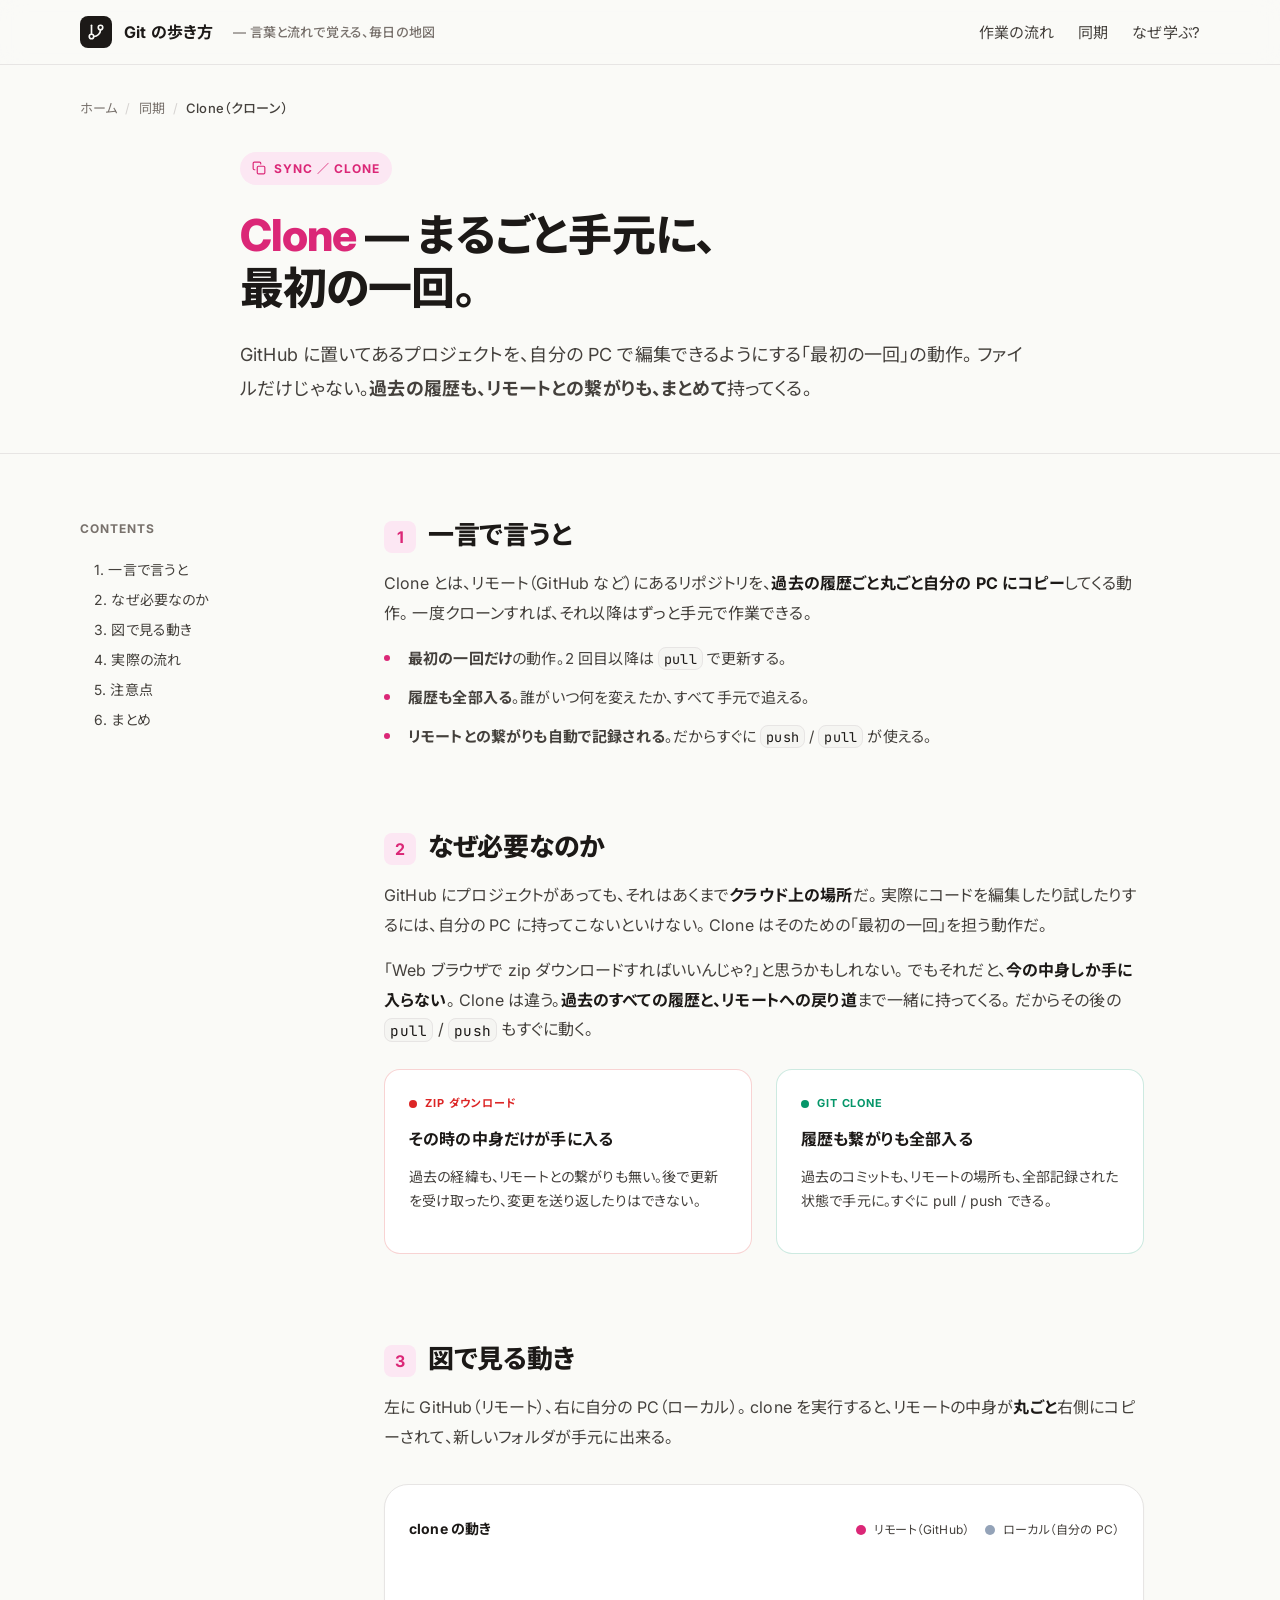
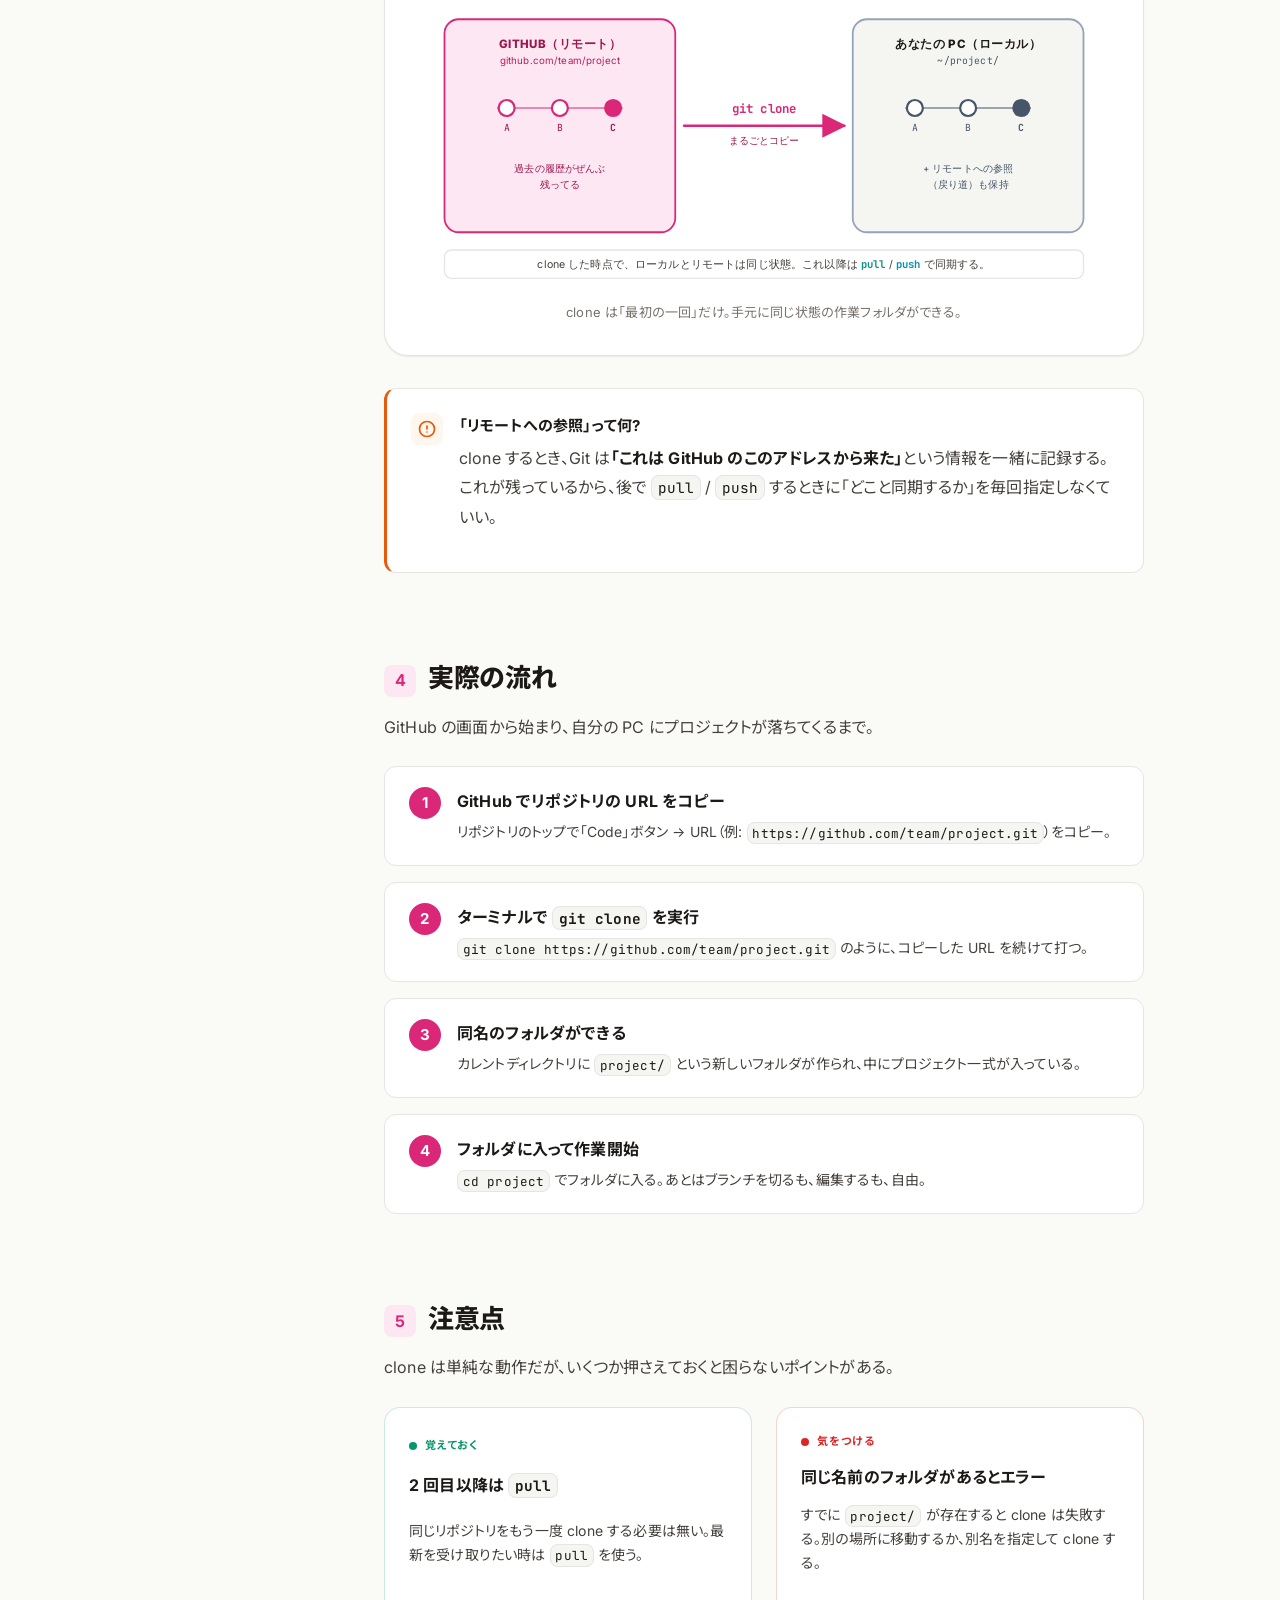
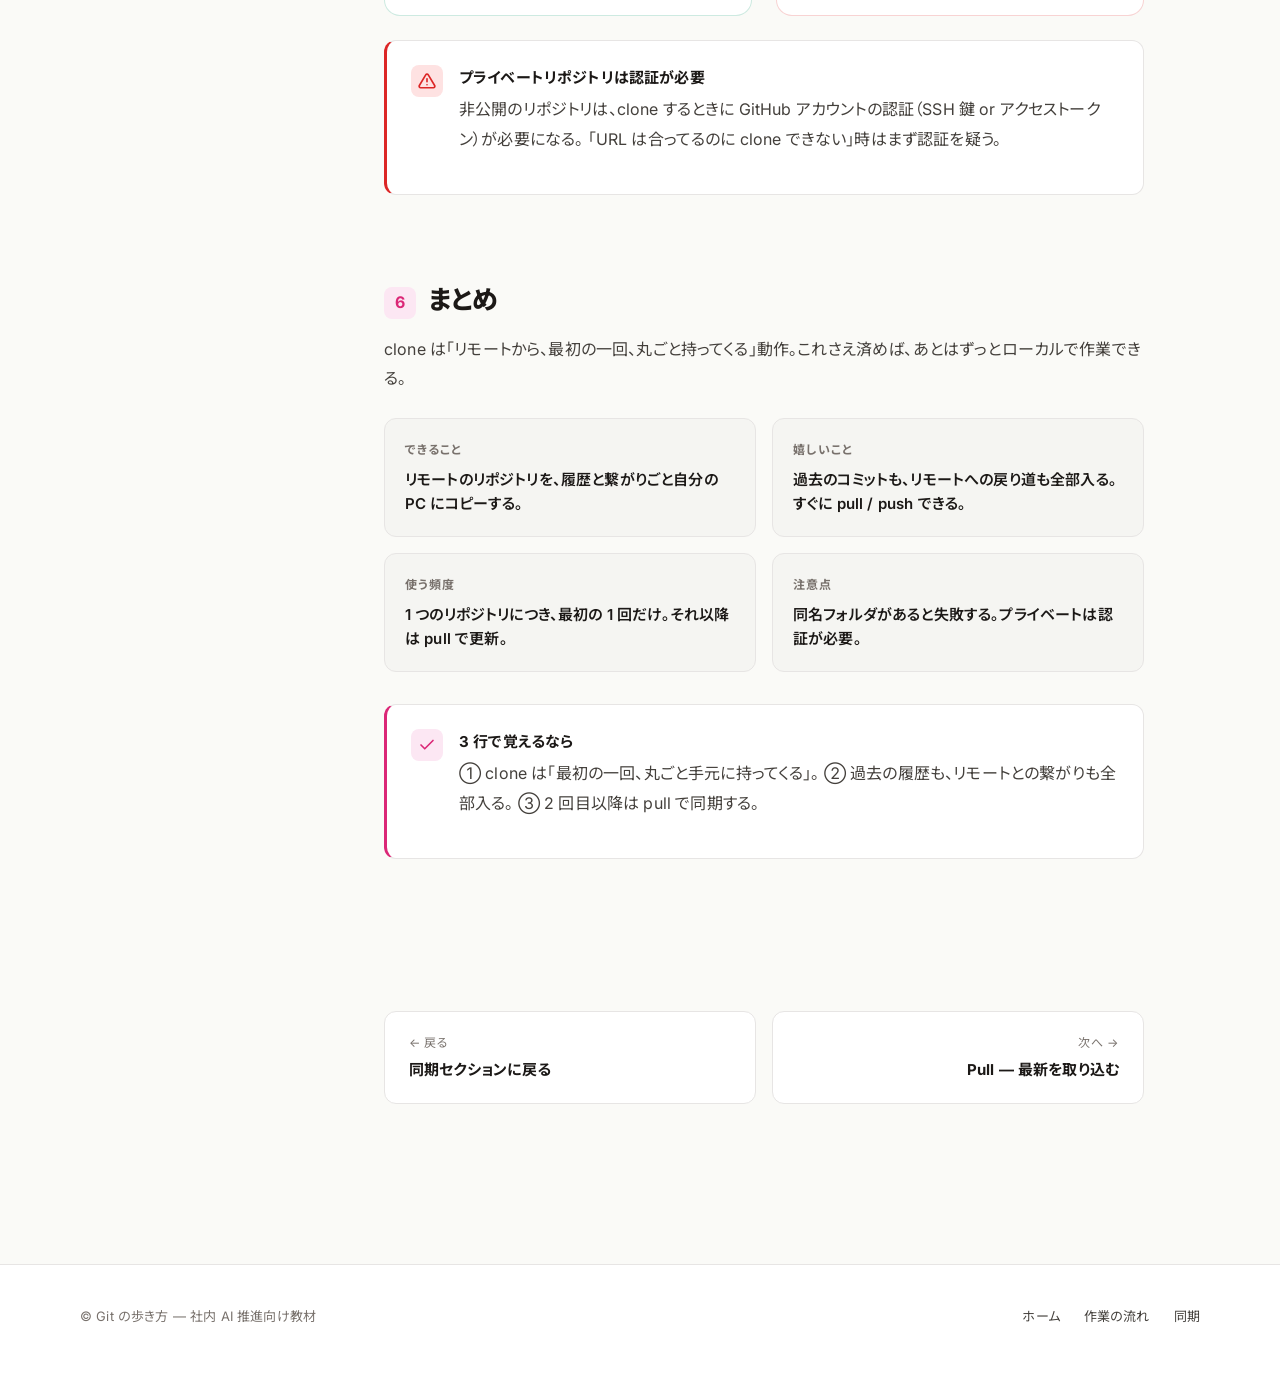
<file: clone.html>
<!doctype html>
<html lang="ja">
<head>
  <meta charset="utf-8">
  <meta name="viewport" content="width=device-width, initial-scale=1">
  <meta name="description" content="Clone（クローン）の基本。リモートのリポジトリを、過去の履歴ごと丸ごと自分の PC に持ってくる『最初の一回』の動作を、図解で理解する。">
  <title>Clone — まるごと手元にコピーする、最初の一回｜Git の歩き方</title>
  <link rel="preconnect" href="https://fonts.googleapis.com">
  <link rel="preconnect" href="https://fonts.gstatic.com" crossorigin>
  <link rel="stylesheet" href="https://fonts.googleapis.com/css2?family=Inter:wght@400;500;600;700;800&family=JetBrains+Mono:wght@400;500;600&family=Noto+Sans+JP:wght@400;500;700;800&display=swap">
  <link rel="stylesheet" href="styles.css">
</head>
<body class="topic-clone">
  <header class="site-header">
    <div class="container site-header__inner">
      <a class="brand" href="index.html">
        <span class="brand__mark" aria-hidden="true"><svg viewBox="0 0 24 24" fill="none" stroke="currentColor" stroke-width="2.2" stroke-linecap="round" stroke-linejoin="round"><line x1="6" y1="3" x2="6" y2="15"/><circle cx="18" cy="6" r="3"/><circle cx="6" cy="18" r="3"/><path d="M18 9a9 9 0 0 1-9 9"/></svg></span>
        <span class="brand__title">Git の歩き方</span>
        <span class="brand__sub">— 言葉と流れで覚える、毎日の地図</span>
      </a>
      <nav class="nav" aria-label="主要セクション">
        <ul class="nav__list">
          <li><a class="nav__link" href="index.html#flow">作業の流れ</a></li>
          <li><a class="nav__link" href="index.html#sync">同期</a></li>
          <li><a class="nav__link" href="index.html#why">なぜ学ぶ?</a></li>
        </ul>
      </nav>
    </div>
  </header>

  <main>
    <div class="container">
      <nav class="crumb" aria-label="パンくず">
        <a href="index.html">ホーム</a>
        <span class="crumb__sep">/</span>
        <a href="index.html#sync">同期</a>
        <span class="crumb__sep">/</span>
        <span class="crumb__current">Clone（クローン）</span>
      </nav>
    </div>

    <!-- Page hero -->
    <section class="page-hero">
      <div class="container page-hero__inner">
        <span class="page-hero__tag">
          <svg viewBox="0 0 24 24" width="14" height="14" fill="none" stroke="currentColor" stroke-width="2" stroke-linecap="round" stroke-linejoin="round" aria-hidden="true"><rect x="9" y="9" width="13" height="13" rx="2"/><path d="M5 15H4a2 2 0 0 1-2-2V4a2 2 0 0 1 2-2h9a2 2 0 0 1 2 2v1"/></svg>
          SYNC ／ CLONE
        </span>
        <h1 class="page-hero__title"><span>Clone</span> — まるごと手元に、<br>最初の一回。</h1>
        <p class="page-hero__lead">
          GitHub に置いてあるプロジェクトを、自分の PC で編集できるようにする「最初の一回」の動作。
          ファイルだけじゃない。<strong>過去の履歴も、リモートとの繋がりも、まとめて</strong>持ってくる。
        </p>
      </div>
    </section>

    <!-- Body -->
    <section class="page-body">
      <div class="container page-grid">
        <aside class="toc" aria-label="目次">
          <div class="toc__title">CONTENTS</div>
          <ul class="toc__list">
            <li><a class="toc__link" href="#one-line">1. 一言で言うと</a></li>
            <li><a class="toc__link" href="#why">2. なぜ必要なのか</a></li>
            <li><a class="toc__link" href="#diagram">3. 図で見る動き</a></li>
            <li><a class="toc__link" href="#flow">4. 実際の流れ</a></li>
            <li><a class="toc__link" href="#tips">5. 注意点</a></li>
            <li><a class="toc__link" href="#summary">6. まとめ</a></li>
          </ul>
        </aside>

        <article class="content">

          <!-- 1. 一言で言うと -->
          <section id="one-line">
            <h2><span class="num">1</span>一言で言うと</h2>
            <p class="lead">
              Clone とは、リモート（GitHub など）にあるリポジトリを、<strong>過去の履歴ごと丸ごと自分の PC にコピー</strong>してくる動作。
              一度クローンすれば、それ以降はずっと手元で作業できる。
            </p>
            <ul class="bullets">
              <li><strong>最初の一回だけ</strong>の動作。2 回目以降は <code>pull</code> で更新する。</li>
              <li><strong>履歴も全部入る</strong>。誰がいつ何を変えたか、すべて手元で追える。</li>
              <li><strong>リモートとの繋がりも自動で記録される</strong>。だからすぐに <code>push</code> / <code>pull</code> が使える。</li>
            </ul>
          </section>

          <!-- 2. なぜ必要 -->
          <section id="why">
            <h2><span class="num">2</span>なぜ必要なのか</h2>
            <p>
              GitHub にプロジェクトがあっても、それはあくまで<strong>クラウド上の場所</strong>だ。
              実際にコードを編集したり試したりするには、自分の PC に持ってこないといけない。
              Clone はそのための「最初の一回」を担う動作だ。
            </p>
            <p>
              「Web ブラウザで zip ダウンロードすればいいんじゃ?」と思うかもしれない。
              でもそれだと、<strong>今の中身しか手に入らない</strong>。
              Clone は違う。<strong>過去のすべての履歴と、リモートへの戻り道</strong>まで一緒に持ってくる。
              だからその後の <code>pull</code> / <code>push</code> もすぐに動く。
            </p>

            <div class="metaphor">
              <div class="metaphor-card metaphor-card--bad">
                <span class="metaphor-card__label"><span class="dot"></span>zip ダウンロード</span>
                <h4>その時の中身だけが手に入る</h4>
                <p>過去の経緯も、リモートとの繋がりも無い。後で更新を受け取ったり、変更を送り返したりはできない。</p>
              </div>
              <div class="metaphor-card metaphor-card--good">
                <span class="metaphor-card__label"><span class="dot"></span>git clone</span>
                <h4>履歴も繋がりも全部入る</h4>
                <p>過去のコミットも、リモートの場所も、全部記録された状態で手元に。すぐに pull / push できる。</p>
              </div>
            </div>
          </section>

          <!-- 3. 図で見る動き -->
          <section id="diagram">
            <h2><span class="num">3</span>図で見る動き</h2>
            <p>
              左に GitHub（リモート）、右に自分の PC（ローカル）。
              clone を実行すると、リモートの中身が<strong>丸ごと</strong>右側にコピーされて、新しいフォルダが手元に出来る。
            </p>

            <figure class="diagram">
              <header class="diagram__head">
                <span class="diagram__title">clone の動き</span>
                <div class="diagram__legend">
                  <span class="diagram__legend-item"><span class="dot" style="background:#DB2777"></span>リモート（GitHub）</span>
                  <span class="diagram__legend-item"><span class="dot" style="background:#94A3B8"></span>ローカル（自分の PC）</span>
                </div>
              </header>

              <div class="diagram__svg-wrap">
                <svg viewBox="0 0 800 360" width="100%" preserveAspectRatio="xMidYMid meet" role="img" aria-label="リモートのリポジトリが clone でローカルに丸ごとコピーされる図">
                  <defs>
                    <marker id="arrow-clone" viewBox="0 0 10 10" refX="9" refY="5" markerWidth="9" markerHeight="9" orient="auto-start-reverse">
                      <path d="M0,0 L10,5 L0,10 z" fill="#DB2777"/>
                    </marker>
                  </defs>

                  <!-- Remote box -->
                  <rect x="40" y="60" width="260" height="240" rx="16" fill="#FCE7F3" stroke="#DB2777" stroke-width="2"/>
                  <text x="170" y="92" text-anchor="middle" font-family="Inter, sans-serif" font-size="13" font-weight="800" fill="#9D174D" letter-spacing="0.04em">GITHUB（リモート）</text>
                  <text x="170" y="110" text-anchor="middle" font-family="Inter, sans-serif" font-size="11" fill="#BE185D">github.com/team/project</text>

                  <!-- Remote commits -->
                  <g>
                    <line x1="100" y1="160" x2="240" y2="160" stroke="#DB2777" stroke-width="2" stroke-linecap="round" opacity="0.5"/>
                    <circle cx="110" cy="160" r="9" fill="#FFFFFF" stroke="#DB2777" stroke-width="2.5"/>
                    <text x="110" y="186" text-anchor="middle" font-family="JetBrains Mono, monospace" font-size="11" fill="#9D174D">A</text>
                    <circle cx="170" cy="160" r="9" fill="#FFFFFF" stroke="#DB2777" stroke-width="2.5"/>
                    <text x="170" y="186" text-anchor="middle" font-family="JetBrains Mono, monospace" font-size="11" fill="#9D174D">B</text>
                    <circle cx="230" cy="160" r="9" fill="#DB2777" stroke="#DB2777" stroke-width="2.5"/>
                    <text x="230" y="186" text-anchor="middle" font-family="JetBrains Mono, monospace" font-size="11" font-weight="700" fill="#9D174D">C</text>
                  </g>
                  <text x="170" y="232" text-anchor="middle" font-family="Inter, sans-serif" font-size="11" fill="#9D174D">過去の履歴がぜんぶ</text>
                  <text x="170" y="250" text-anchor="middle" font-family="Inter, sans-serif" font-size="11" fill="#9D174D">残ってる</text>

                  <!-- Arrow -->
                  <path d="M310 180 L490 180" stroke="#DB2777" stroke-width="3" marker-end="url(#arrow-clone)" stroke-linecap="round"/>
                  <text x="400" y="166" text-anchor="middle" font-family="JetBrains Mono, monospace" font-size="14" font-weight="700" fill="#DB2777">git clone</text>
                  <text x="400" y="200" text-anchor="middle" font-family="Inter, sans-serif" font-size="11" fill="#9D174D">まるごとコピー</text>

                  <!-- Local box -->
                  <rect x="500" y="60" width="260" height="240" rx="16" fill="#F5F5F2" stroke="#94A3B8" stroke-width="2"/>
                  <text x="630" y="92" text-anchor="middle" font-family="Inter, sans-serif" font-size="13" font-weight="800" fill="#1C1917" letter-spacing="0.04em">あなたの PC（ローカル）</text>
                  <text x="630" y="110" text-anchor="middle" font-family="JetBrains Mono, monospace" font-size="11" fill="#475569">~/project/</text>

                  <!-- Local commits (same as remote) -->
                  <g>
                    <line x1="560" y1="160" x2="700" y2="160" stroke="#475569" stroke-width="2" stroke-linecap="round" opacity="0.5"/>
                    <circle cx="570" cy="160" r="9" fill="#FFFFFF" stroke="#475569" stroke-width="2.5"/>
                    <text x="570" y="186" text-anchor="middle" font-family="JetBrains Mono, monospace" font-size="11" fill="#475569">A</text>
                    <circle cx="630" cy="160" r="9" fill="#FFFFFF" stroke="#475569" stroke-width="2.5"/>
                    <text x="630" y="186" text-anchor="middle" font-family="JetBrains Mono, monospace" font-size="11" fill="#475569">B</text>
                    <circle cx="690" cy="160" r="9" fill="#475569" stroke="#475569" stroke-width="2.5"/>
                    <text x="690" y="186" text-anchor="middle" font-family="JetBrains Mono, monospace" font-size="11" font-weight="700" fill="#475569">C</text>
                  </g>
                  <text x="630" y="232" text-anchor="middle" font-family="Inter, sans-serif" font-size="11" fill="#475569">+ リモートへの参照</text>
                  <text x="630" y="250" text-anchor="middle" font-family="Inter, sans-serif" font-size="11" fill="#475569">（戻り道）も保持</text>

                  <!-- bottom note -->
                  <rect x="40" y="320" width="720" height="32" rx="8" fill="#FFFFFF" stroke="#E7E5E4" stroke-width="1.5"/>
                  <text x="400" y="340" text-anchor="middle" font-family="Inter, sans-serif" font-size="12" fill="#44403C">clone した時点で、ローカルとリモートは同じ状態。これ以降は <tspan font-family="JetBrains Mono, monospace" font-weight="700" fill="#0D9488">pull</tspan> / <tspan font-family="JetBrains Mono, monospace" font-weight="700" fill="#0891B2">push</tspan> で同期する。</text>
                </svg>
              </div>

              <figcaption class="diagram__caption">
                clone は「最初の一回」だけ。手元に同じ状態の作業フォルダができる。
              </figcaption>
            </figure>

            <div class="callout">
              <span class="callout__icon" aria-hidden="true">
                <svg viewBox="0 0 24 24" fill="none" stroke="currentColor" stroke-width="2.2" stroke-linecap="round" stroke-linejoin="round"><circle cx="12" cy="12" r="10"/><line x1="12" y1="8" x2="12" y2="12"/><line x1="12" y1="16" x2="12.01" y2="16"/></svg>
              </span>
              <div>
                <div class="callout__title">「リモートへの参照」って何?</div>
                <p class="callout__text">
                  clone するとき、Git は<strong>「これは GitHub のこのアドレスから来た」</strong>という情報を一緒に記録する。
                  これが残っているから、後で <code>pull</code> / <code>push</code> するときに「どこと同期するか」を毎回指定しなくていい。
                </p>
              </div>
            </div>
          </section>

          <!-- 4. 実際の流れ -->
          <section id="flow">
            <h2><span class="num">4</span>実際の流れ</h2>
            <p>
              GitHub の画面から始まり、自分の PC にプロジェクトが落ちてくるまで。
            </p>

            <div class="steps">
              <div class="step">
                <span class="step__num">1</span>
                <div class="step__body">
                  <h4>GitHub でリポジトリの URL をコピー</h4>
                  <p>リポジトリのトップで「Code」ボタン → URL（例: <code>https://github.com/team/project.git</code>）をコピー。</p>
                </div>
              </div>
              <div class="step">
                <span class="step__num">2</span>
                <div class="step__body">
                  <h4>ターミナルで <code>git clone</code> を実行</h4>
                  <p><code>git clone https://github.com/team/project.git</code> のように、コピーした URL を続けて打つ。</p>
                </div>
              </div>
              <div class="step">
                <span class="step__num">3</span>
                <div class="step__body">
                  <h4>同名のフォルダができる</h4>
                  <p>カレントディレクトリに <code>project/</code> という新しいフォルダが作られ、中にプロジェクト一式が入っている。</p>
                </div>
              </div>
              <div class="step">
                <span class="step__num">4</span>
                <div class="step__body">
                  <h4>フォルダに入って作業開始</h4>
                  <p><code>cd project</code> でフォルダに入る。あとはブランチを切るも、編集するも、自由。</p>
                </div>
              </div>
            </div>
          </section>

          <!-- 5. 注意点 -->
          <section id="tips">
            <h2><span class="num">5</span>注意点</h2>
            <p>
              clone は単純な動作だが、いくつか押さえておくと困らないポイントがある。
            </p>

            <div class="metaphor">
              <div class="metaphor-card metaphor-card--good">
                <span class="metaphor-card__label"><span class="dot"></span>覚えておく</span>
                <h4>2 回目以降は <code>pull</code></h4>
                <p>同じリポジトリをもう一度 clone する必要は無い。最新を受け取りたい時は <code>pull</code> を使う。</p>
              </div>
              <div class="metaphor-card metaphor-card--bad">
                <span class="metaphor-card__label"><span class="dot"></span>気をつける</span>
                <h4>同じ名前のフォルダがあるとエラー</h4>
                <p>すでに <code>project/</code> が存在すると clone は失敗する。別の場所に移動するか、別名を指定して clone する。</p>
              </div>
            </div>

            <div class="callout callout--warn">
              <span class="callout__icon" aria-hidden="true">
                <svg viewBox="0 0 24 24" fill="none" stroke="currentColor" stroke-width="2.2" stroke-linecap="round" stroke-linejoin="round"><path d="M10.29 3.86 1.82 18a2 2 0 0 0 1.71 3h16.94a2 2 0 0 0 1.71-3L13.71 3.86a2 2 0 0 0-3.42 0z"/><line x1="12" y1="9" x2="12" y2="13"/><line x1="12" y1="17" x2="12.01" y2="17"/></svg>
              </span>
              <div>
                <div class="callout__title">プライベートリポジトリは認証が必要</div>
                <p class="callout__text">
                  非公開のリポジトリは、clone するときに GitHub アカウントの認証（SSH 鍵 or アクセストークン）が必要になる。
                  「URL は合ってるのに clone できない」時はまず認証を疑う。
                </p>
              </div>
            </div>
          </section>

          <!-- 6. まとめ -->
          <section id="summary">
            <h2><span class="num">6</span>まとめ</h2>
            <p>
              clone は「リモートから、最初の一回、丸ごと持ってくる」動作。これさえ済めば、あとはずっとローカルで作業できる。
            </p>

            <div class="summary">
              <div class="summary-item">
                <div class="summary-item__label">できること</div>
                <div class="summary-item__value">リモートのリポジトリを、履歴と繋がりごと自分の PC にコピーする。</div>
              </div>
              <div class="summary-item">
                <div class="summary-item__label">嬉しいこと</div>
                <div class="summary-item__value">過去のコミットも、リモートへの戻り道も全部入る。すぐに pull / push できる。</div>
              </div>
              <div class="summary-item">
                <div class="summary-item__label">使う頻度</div>
                <div class="summary-item__value">1 つのリポジトリにつき、最初の 1 回だけ。それ以降は pull で更新。</div>
              </div>
              <div class="summary-item">
                <div class="summary-item__label">注意点</div>
                <div class="summary-item__value">同名フォルダがあると失敗する。プライベートは認証が必要。</div>
              </div>
            </div>

            <div class="callout callout--ok" style="margin-top: var(--sp-8);">
              <span class="callout__icon" aria-hidden="true">
                <svg viewBox="0 0 24 24" fill="none" stroke="currentColor" stroke-width="2.2" stroke-linecap="round" stroke-linejoin="round"><polyline points="20 6 9 17 4 12"/></svg>
              </span>
              <div>
                <div class="callout__title">3 行で覚えるなら</div>
                <p class="callout__text">
                  ① clone は「最初の一回、丸ごと手元に持ってくる」。
                  ② 過去の履歴も、リモートとの繋がりも全部入る。
                  ③ 2 回目以降は pull で同期する。
                </p>
              </div>
            </div>
          </section>

          <!-- Pager -->
          <nav class="pager" aria-label="前後のページ">
            <a class="pager-link" href="index.html#sync">
              <span class="pager-link__label">← 戻る</span>
              <span class="pager-link__title">同期セクションに戻る</span>
            </a>
            <a class="pager-link pager-link--next" href="pull.html">
              <span class="pager-link__label">次へ →</span>
              <span class="pager-link__title">Pull — 最新を取り込む</span>
            </a>
          </nav>

        </article>
      </div>
    </section>
  </main>

  <footer class="site-footer">
    <div class="container site-footer__inner">
      <p class="site-footer__copy">© Git の歩き方 — 社内 AI 推進向け教材</p>
      <nav class="site-footer__nav" aria-label="フッターナビ">
        <a href="index.html">ホーム</a>
        <a href="index.html#flow">作業の流れ</a>
        <a href="index.html#sync">同期</a>
      </nav>
    </div>
  </footer>
</body>
</html>
</file>
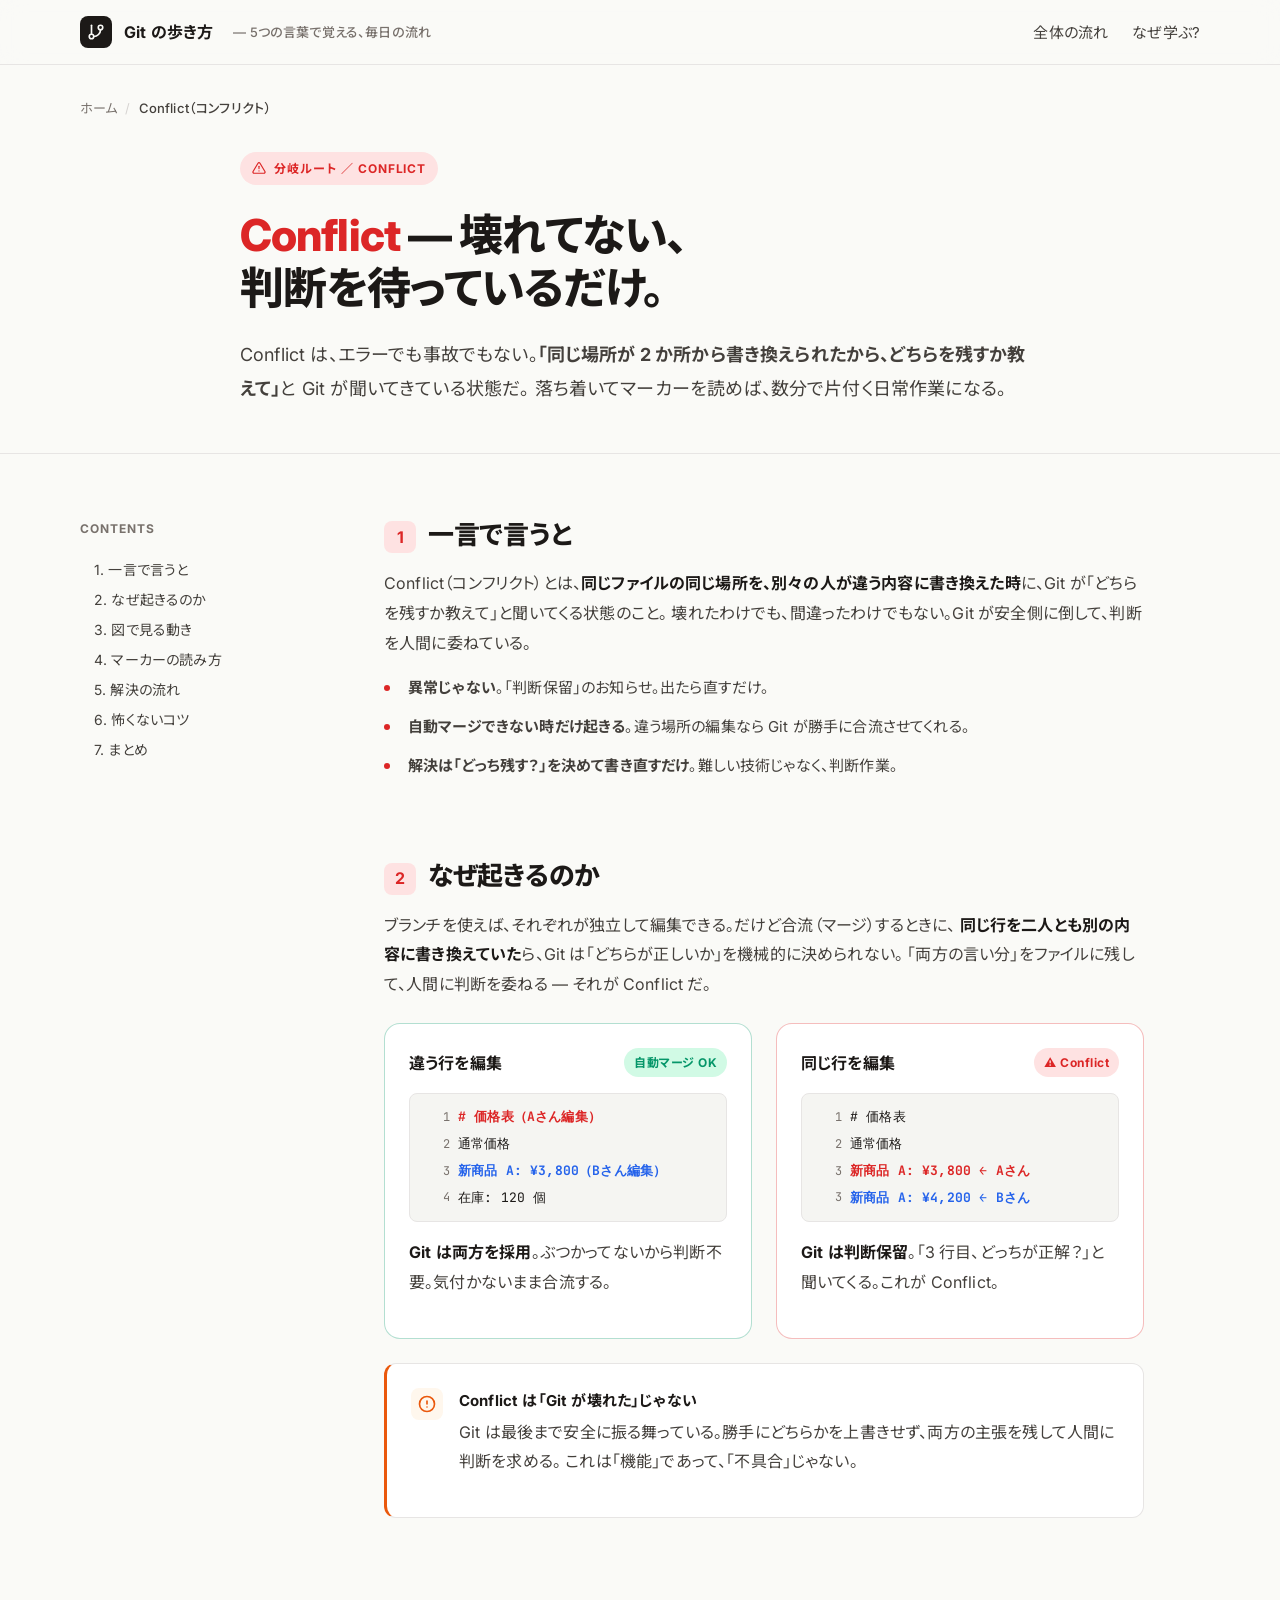
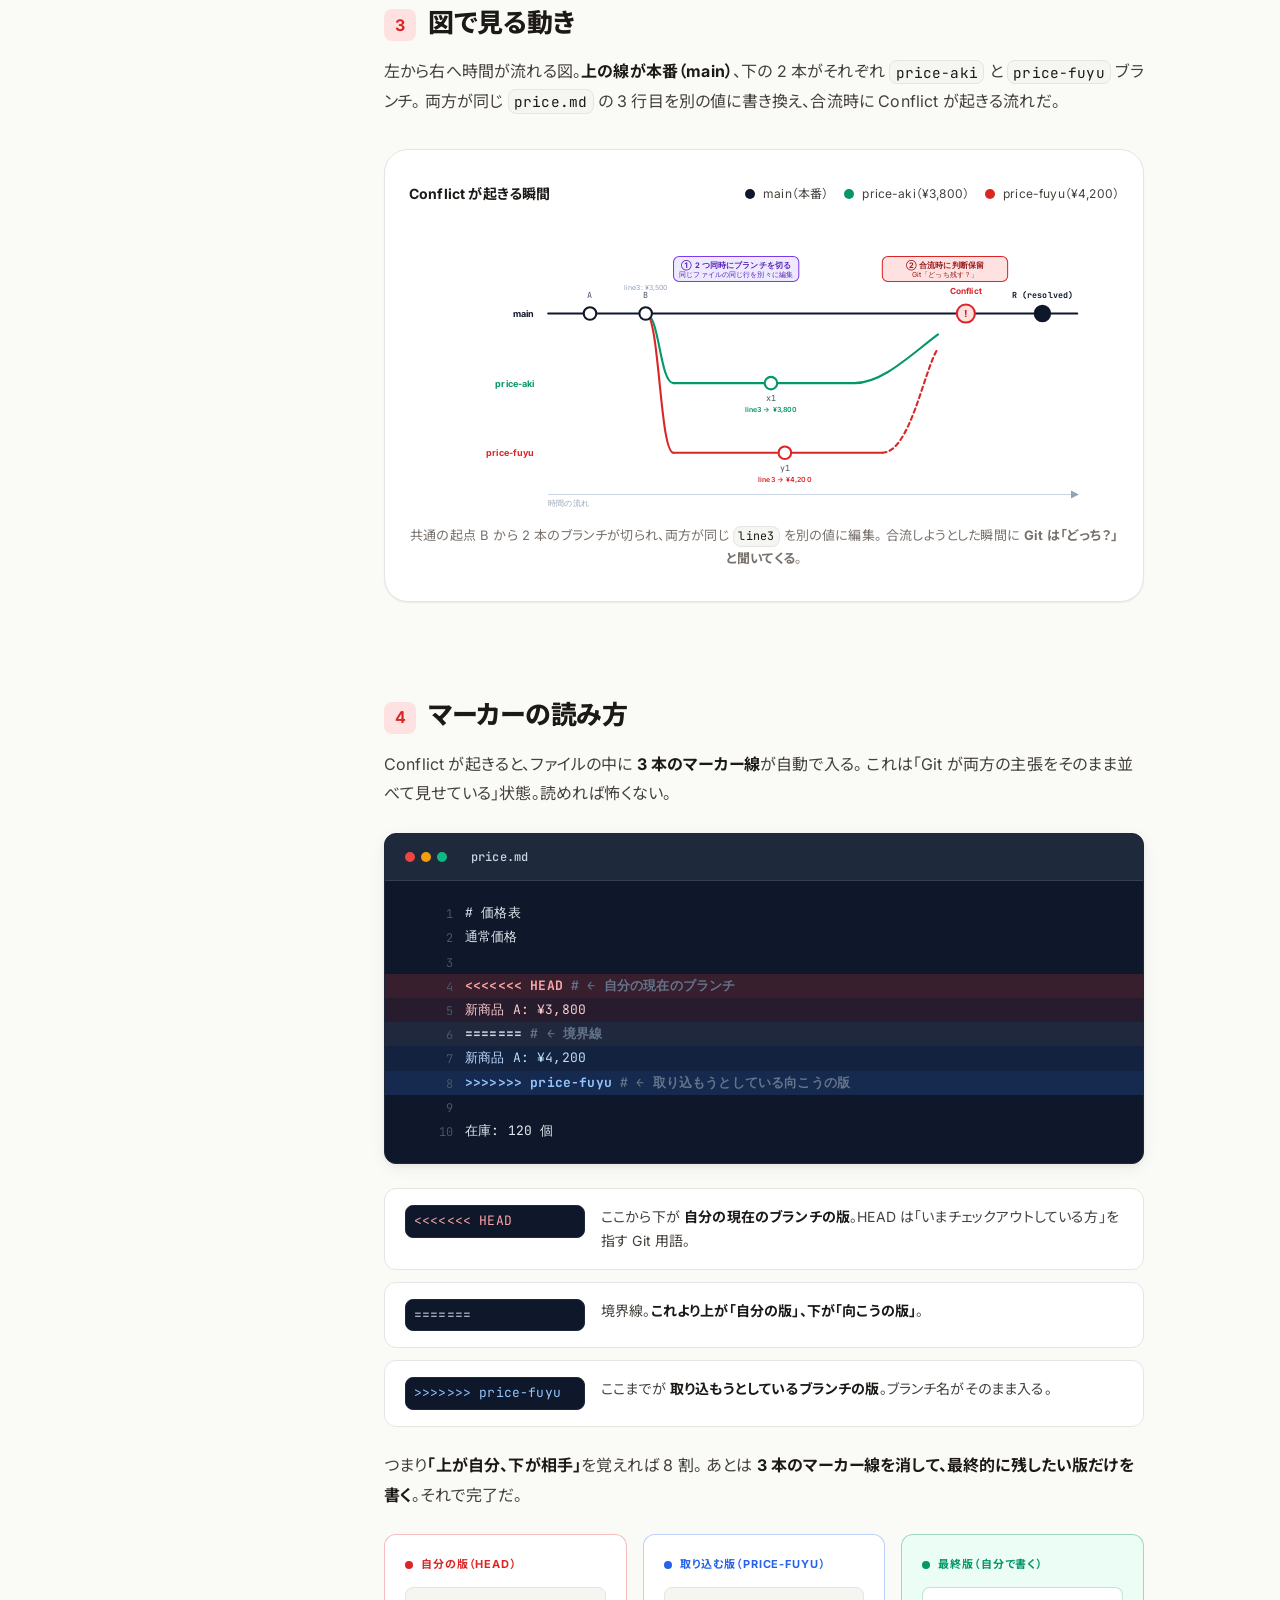
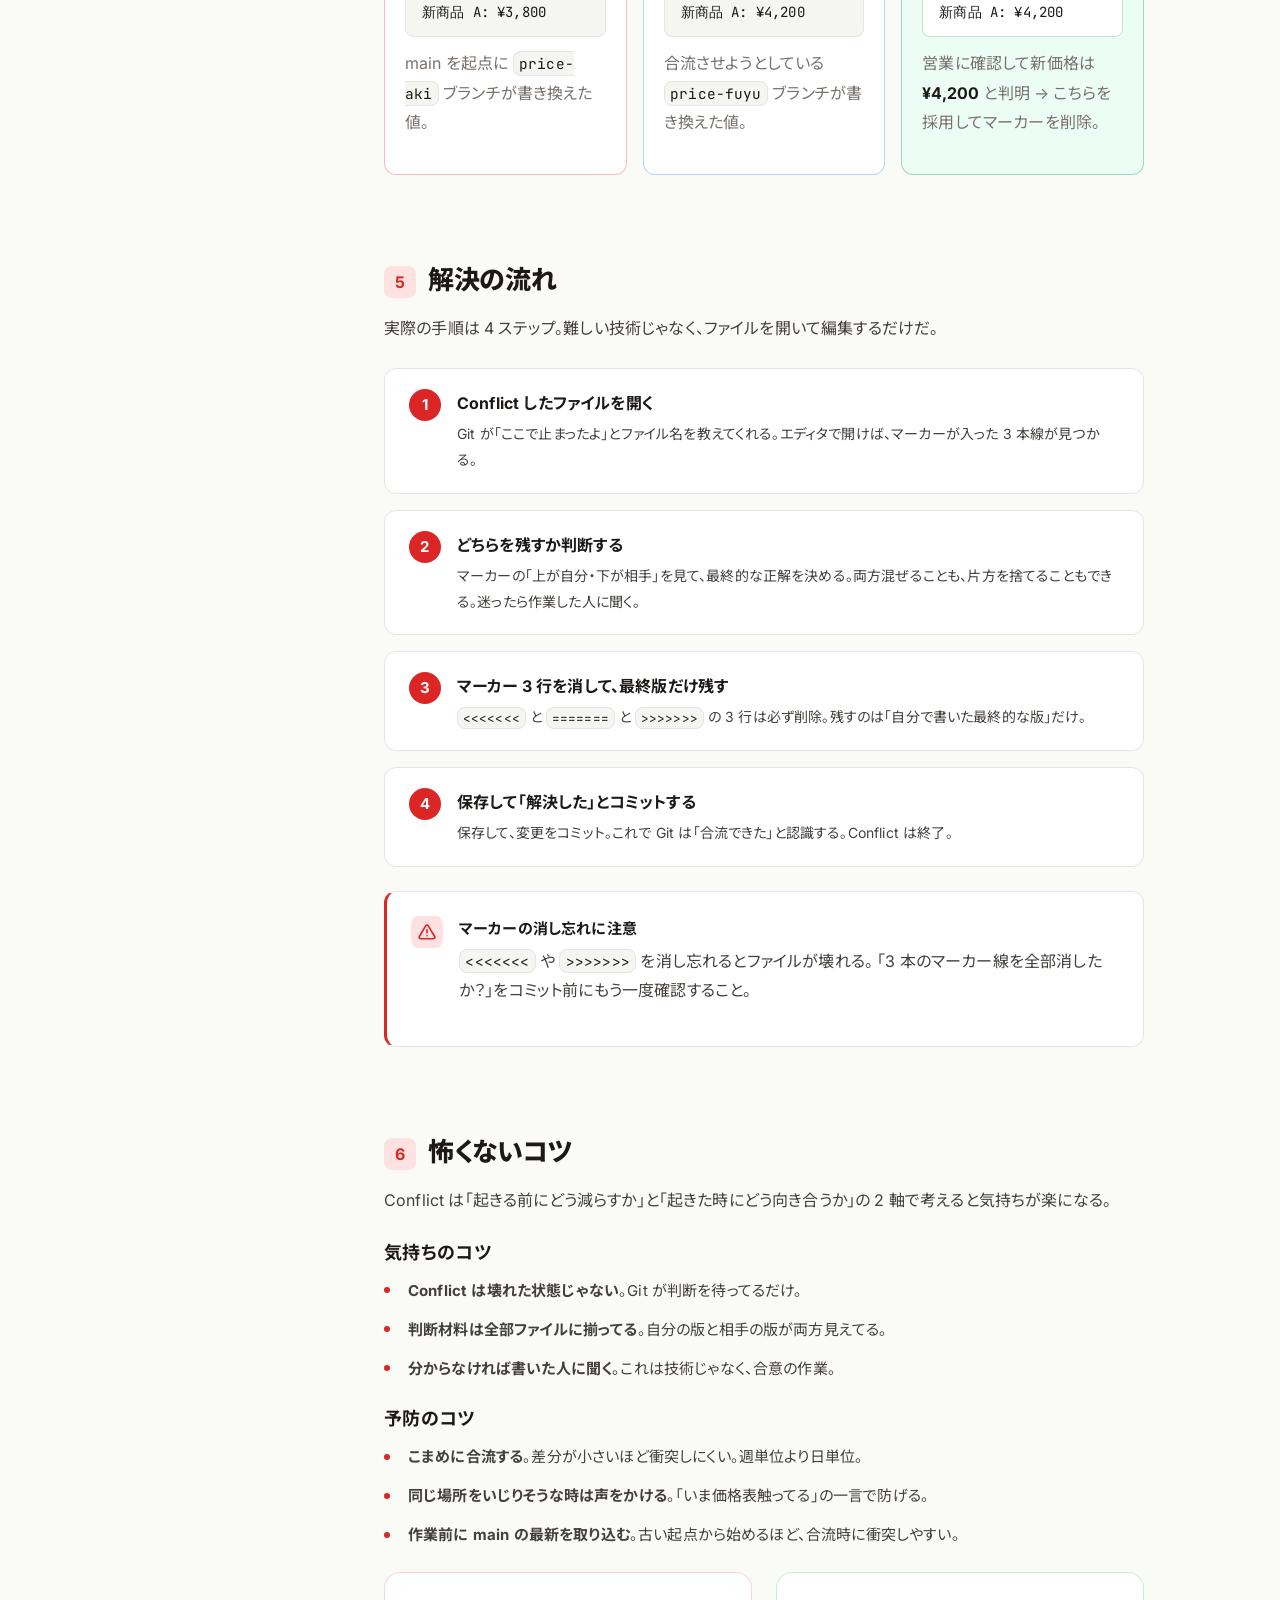
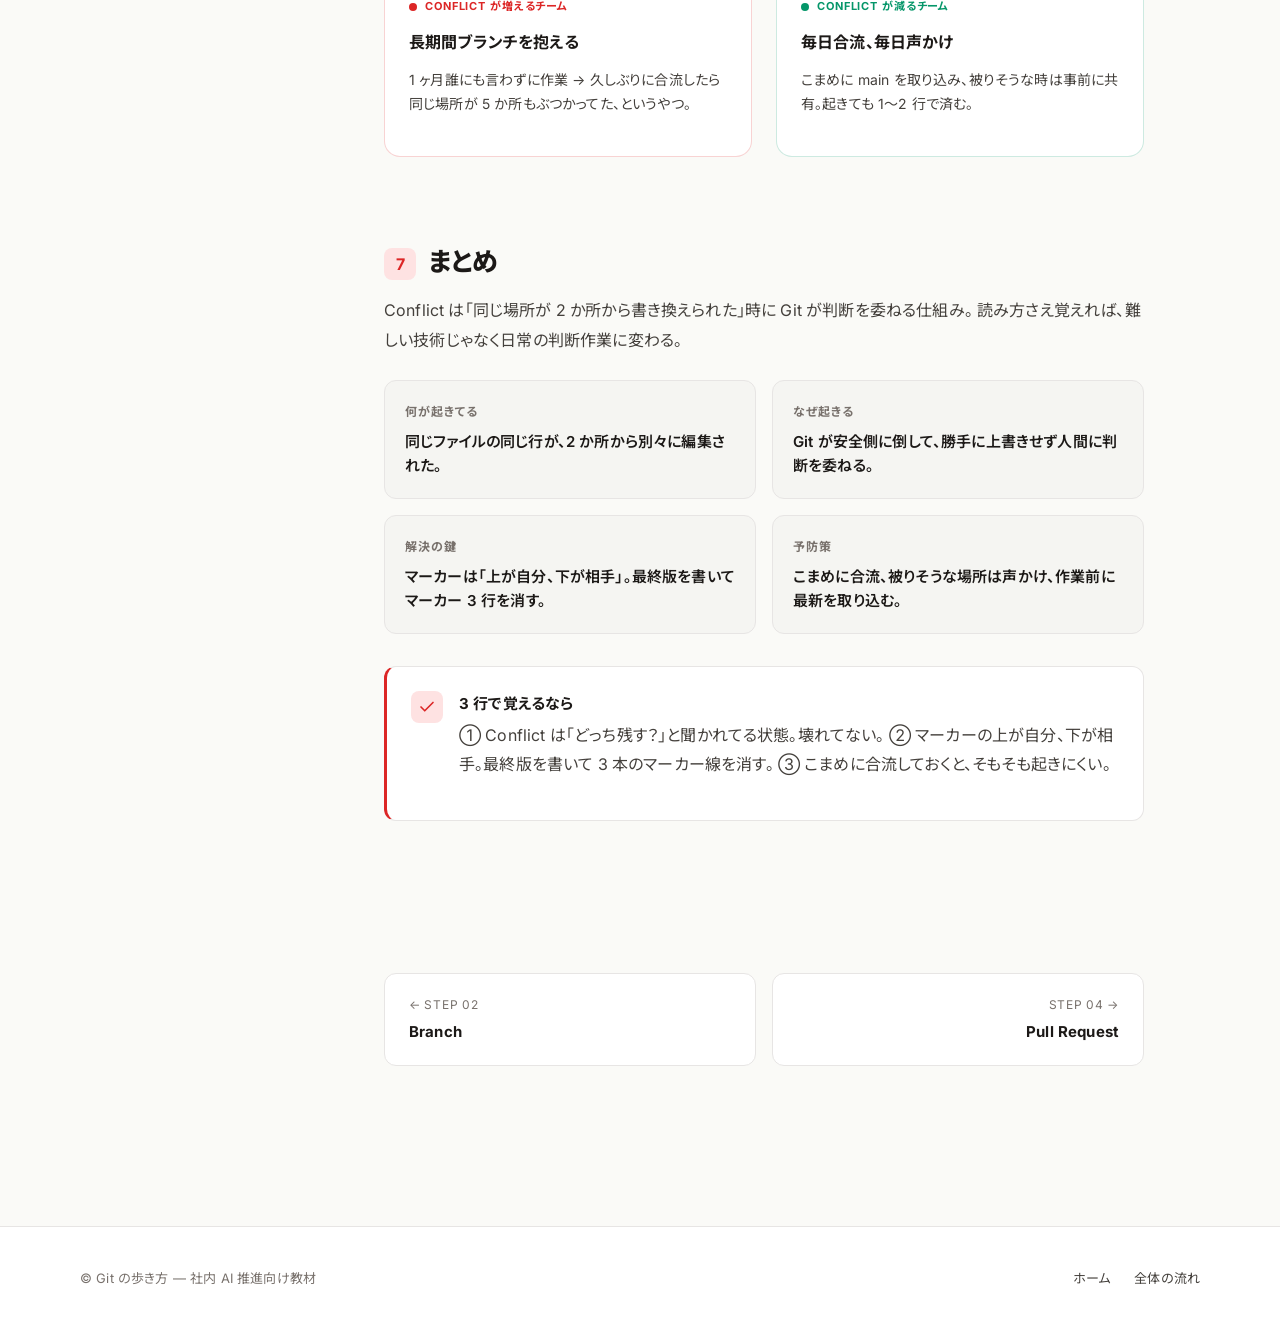
<file: conflict.html>
<!doctype html>
<html lang="ja">
<head>
  <meta charset="utf-8">
  <meta name="viewport" content="width=device-width, initial-scale=1">
  <meta name="description" content="Conflict（コンフリクト）の基本。同じ場所を別々に編集してしまった時に起きる「どっち残す？」を、図解で理解する。">
  <title>Conflict — 壊れてない、判断を待っているだけ｜Git の歩き方</title>
  <link rel="preconnect" href="https://fonts.googleapis.com">
  <link rel="preconnect" href="https://fonts.gstatic.com" crossorigin>
  <link rel="stylesheet" href="https://fonts.googleapis.com/css2?family=Inter:wght@400;500;600;700;800&family=JetBrains+Mono:wght@400;500;600&family=Noto+Sans+JP:wght@400;500;700;800&display=swap">
  <link rel="stylesheet" href="styles.css">
</head>
<body class="topic-conflict">
  <header class="site-header">
    <div class="container site-header__inner">
      <a class="brand" href="index.html">
        <span class="brand__mark" aria-hidden="true"><svg viewBox="0 0 24 24" fill="none" stroke="currentColor" stroke-width="2.2" stroke-linecap="round" stroke-linejoin="round"><line x1="6" y1="3" x2="6" y2="15"/><circle cx="18" cy="6" r="3"/><circle cx="6" cy="18" r="3"/><path d="M18 9a9 9 0 0 1-9 9"/></svg></span>
        <span class="brand__title">Git の歩き方</span>
        <span class="brand__sub">— 5つの言葉で覚える、毎日の流れ</span>
      </a>
      <nav class="nav" aria-label="主要セクション">
        <ul class="nav__list">
          <li><a class="nav__link" href="index.html#flow">全体の流れ</a></li>
          <li><a class="nav__link" href="index.html#why">なぜ学ぶ?</a></li>
        </ul>
      </nav>
    </div>
  </header>

  <main>
    <div class="container">
      <nav class="crumb" aria-label="パンくず">
        <a href="index.html">ホーム</a>
        <span class="crumb__sep">/</span>
        <span class="crumb__current">Conflict（コンフリクト）</span>
      </nav>
    </div>

    <!-- Page hero -->
    <section class="page-hero">
      <div class="container page-hero__inner">
        <span class="page-hero__tag">
          <svg viewBox="0 0 24 24" width="14" height="14" fill="none" stroke="currentColor" stroke-width="2" stroke-linecap="round" stroke-linejoin="round" aria-hidden="true"><path d="M10.29 3.86 1.82 18a2 2 0 0 0 1.71 3h16.94a2 2 0 0 0 1.71-3L13.71 3.86a2 2 0 0 0-3.42 0z"/><line x1="12" y1="9" x2="12" y2="13"/><line x1="12" y1="17" x2="12.01" y2="17"/></svg>
          分岐ルート ／ CONFLICT
        </span>
        <h1 class="page-hero__title"><span>Conflict</span> — 壊れてない、<br>判断を待っているだけ。</h1>
        <p class="page-hero__lead">
          Conflict は、エラーでも事故でもない。<strong>「同じ場所が 2 か所から書き換えられたから、どちらを残すか教えて」</strong>と Git が聞いてきている状態だ。
          落ち着いてマーカーを読めば、数分で片付く日常作業になる。
        </p>
      </div>
    </section>

    <!-- Body -->
    <section class="page-body">
      <div class="container page-grid">
        <!-- TOC sidebar -->
        <aside class="toc" aria-label="目次">
          <div class="toc__title">CONTENTS</div>
          <ul class="toc__list">
            <li><a class="toc__link" href="#one-line">1. 一言で言うと</a></li>
            <li><a class="toc__link" href="#why">2. なぜ起きるのか</a></li>
            <li><a class="toc__link" href="#diagram">3. 図で見る動き</a></li>
            <li><a class="toc__link" href="#marker">4. マーカーの読み方</a></li>
            <li><a class="toc__link" href="#resolve">5. 解決の流れ</a></li>
            <li><a class="toc__link" href="#tips">6. 怖くないコツ</a></li>
            <li><a class="toc__link" href="#summary">7. まとめ</a></li>
          </ul>
        </aside>

        <!-- Main content -->
        <article class="content">

          <!-- 1. 一言で言うと -->
          <section id="one-line">
            <h2><span class="num">1</span>一言で言うと</h2>
            <p class="lead">
              Conflict（コンフリクト）とは、<strong>同じファイルの同じ場所を、別々の人が違う内容に書き換えた時</strong>に、Git が「どちらを残すか教えて」と聞いてくる状態のこと。
              壊れたわけでも、間違ったわけでもない。Git が安全側に倒して、判断を人間に委ねている。
            </p>
            <ul class="bullets">
              <li><strong>異常じゃない</strong>。「判断保留」のお知らせ。出たら直すだけ。</li>
              <li><strong>自動マージできない時だけ起きる</strong>。違う場所の編集なら Git が勝手に合流させてくれる。</li>
              <li><strong>解決は「どっち残す？」を決めて書き直すだけ</strong>。難しい技術じゃなく、判断作業。</li>
            </ul>
          </section>

          <!-- 2. なぜ起きる -->
          <section id="why">
            <h2><span class="num">2</span>なぜ起きるのか</h2>
            <p>
              ブランチを使えば、それぞれが独立して編集できる。だけど合流（マージ）するときに、
              <strong>同じ行を二人とも別の内容に書き換えていた</strong>ら、Git は「どちらが正しいか」を機械的に決められない。
              「両方の言い分」をファイルに残して、人間に判断を委ねる — それが Conflict だ。
            </p>

            <div class="line-compare">
              <div class="line-compare__card line-compare__card--ok">
                <div class="line-compare__head">
                  <span class="line-compare__title">違う行を編集</span>
                  <span class="line-compare__tag">自動マージ OK</span>
                </div>
                <div class="line-compare__file" aria-label="file.md（違う行を編集した例）">
                  <div class="line-compare__file-row is-our"><span class="ln">1</span><span class="txt"># 価格表（Aさん編集）</span></div>
                  <div class="line-compare__file-row"><span class="ln">2</span><span class="txt">通常価格</span></div>
                  <div class="line-compare__file-row is-their"><span class="ln">3</span><span class="txt">新商品 A: ¥3,800（Bさん編集）</span></div>
                  <div class="line-compare__file-row"><span class="ln">4</span><span class="txt">在庫: 120 個</span></div>
                </div>
                <p class="line-compare__verdict">
                  <strong>Git は両方を採用</strong>。ぶつかってないから判断不要。気付かないまま合流する。
                </p>
              </div>

              <div class="line-compare__card line-compare__card--bad">
                <div class="line-compare__head">
                  <span class="line-compare__title">同じ行を編集</span>
                  <span class="line-compare__tag">⚠ Conflict</span>
                </div>
                <div class="line-compare__file" aria-label="file.md（同じ行を別の内容に編集した例）">
                  <div class="line-compare__file-row"><span class="ln">1</span><span class="txt"># 価格表</span></div>
                  <div class="line-compare__file-row"><span class="ln">2</span><span class="txt">通常価格</span></div>
                  <div class="line-compare__file-row is-our"><span class="ln">3</span><span class="txt">新商品 A: ¥3,800 ← Aさん</span></div>
                  <div class="line-compare__file-row is-their"><span class="ln">3</span><span class="txt">新商品 A: ¥4,200 ← Bさん</span></div>
                </div>
                <p class="line-compare__verdict">
                  <strong>Git は判断保留</strong>。「3 行目、どっちが正解？」と聞いてくる。これが Conflict。
                </p>
              </div>
            </div>

            <div class="callout">
              <span class="callout__icon" aria-hidden="true">
                <svg viewBox="0 0 24 24" fill="none" stroke="currentColor" stroke-width="2.2" stroke-linecap="round" stroke-linejoin="round"><circle cx="12" cy="12" r="10"/><line x1="12" y1="8" x2="12" y2="12"/><line x1="12" y1="16" x2="12.01" y2="16"/></svg>
              </span>
              <div>
                <div class="callout__title">Conflict は「Git が壊れた」じゃない</div>
                <p class="callout__text">
                  Git は最後まで安全に振る舞っている。勝手にどちらかを上書きせず、両方の主張を残して人間に判断を求める。
                  これは「機能」であって、「不具合」じゃない。
                </p>
              </div>
            </div>
          </section>

          <!-- 3. 図で見る -->
          <section id="diagram">
            <h2><span class="num">3</span>図で見る動き</h2>
            <p>
              左から右へ時間が流れる図。<strong>上の線が本番（main）</strong>、下の 2 本がそれぞれ <code>price-aki</code> と <code>price-fuyu</code> ブランチ。
              両方が同じ <code>price.md</code> の 3 行目を別の値に書き換え、合流時に Conflict が起きる流れだ。
            </p>

            <figure class="diagram">
              <header class="diagram__head">
                <span class="diagram__title">Conflict が起きる瞬間</span>
                <div class="diagram__legend">
                  <span class="diagram__legend-item"><span class="dot" style="background:#0F172A"></span>main（本番）</span>
                  <span class="diagram__legend-item"><span class="dot" style="background:#059669"></span>price-aki（¥3,800）</span>
                  <span class="diagram__legend-item"><span class="dot" style="background:#DC2626"></span>price-fuyu（¥4,200）</span>
                </div>
              </header>

              <div class="diagram__svg-wrap">
                <svg viewBox="-140 0 1020 400" width="100%" preserveAspectRatio="xMidYMid meet" role="img" aria-label="main から 2 つのブランチが分岐し、同じ行を別の値に編集した結果、合流時に Conflict が発生する図">
                  <defs>
                    <marker id="arr-grey" viewBox="0 0 10 10" refX="8" refY="5" markerWidth="8" markerHeight="8" orient="auto-start-reverse">
                      <path d="M0,0 L10,5 L0,10 z" fill="#94A3B8"/>
                    </marker>
                  </defs>

                  <!-- main line -->
                  <line x1="60" y1="120" x2="820" y2="120" stroke="#0F172A" stroke-width="3" stroke-linecap="round"/>

                  <!-- aki branch line -->
                  <path d="M200,120 C220,120 220,220 240,220" fill="none" stroke="#059669" stroke-width="3" stroke-linecap="round"/>
                  <line x1="240" y1="220" x2="500" y2="220" stroke="#059669" stroke-width="3" stroke-linecap="round"/>
                  <path d="M500,220 C540,220 580,180 620,150" fill="none" stroke="#059669" stroke-width="3" stroke-linecap="round"/>

                  <!-- fuyu branch line -->
                  <path d="M200,120 C220,120 220,320 240,320" fill="none" stroke="#DC2626" stroke-width="3" stroke-linecap="round"/>
                  <line x1="240" y1="320" x2="540" y2="320" stroke="#DC2626" stroke-width="3" stroke-linecap="round"/>
                  <path d="M540,320 C580,320 600,200 620,170" fill="none" stroke="#DC2626" stroke-width="3" stroke-linecap="round" stroke-dasharray="6 5"/>

                  <!-- main commits -->
                  <g>
                    <circle cx="120" cy="120" r="9" fill="#FFFFFF" stroke="#0F172A" stroke-width="3"/>
                    <text x="120" y="98" text-anchor="middle" font-family="JetBrains Mono, monospace" font-size="12" fill="#475569">A</text>

                    <circle cx="200" cy="120" r="9" fill="#FFFFFF" stroke="#0F172A" stroke-width="3"/>
                    <text x="200" y="98" text-anchor="middle" font-family="JetBrains Mono, monospace" font-size="12" fill="#475569">B</text>
                    <text x="200" y="86" text-anchor="middle" font-family="Inter, sans-serif" font-size="10" fill="#94A3B8">line3: ¥3,500</text>

                    <!-- conflict point -->
                    <circle cx="660" cy="120" r="13" fill="#FEE2E2" stroke="#DC2626" stroke-width="3"/>
                    <text x="660" y="125" text-anchor="middle" font-family="Inter, sans-serif" font-size="14" font-weight="800" fill="#DC2626">!</text>
                    <text x="660" y="92" text-anchor="middle" font-family="Inter, sans-serif" font-size="12" font-weight="700" fill="#DC2626">Conflict</text>

                    <!-- resolved commit -->
                    <circle cx="770" cy="120" r="11" fill="#0F172A" stroke="#0F172A" stroke-width="3"/>
                    <text x="770" y="98" text-anchor="middle" font-family="JetBrains Mono, monospace" font-size="12" fill="#0F172A" font-weight="700">R (resolved)</text>
                  </g>

                  <!-- aki commit -->
                  <g>
                    <circle cx="380" cy="220" r="9" fill="#FFFFFF" stroke="#059669" stroke-width="3"/>
                    <text x="380" y="246" text-anchor="middle" font-family="JetBrains Mono, monospace" font-size="12" fill="#475569">x1</text>
                    <text x="380" y="262" text-anchor="middle" font-family="Inter, sans-serif" font-size="10" fill="#059669" font-weight="600">line3 → ¥3,800</text>
                  </g>

                  <!-- fuyu commit -->
                  <g>
                    <circle cx="400" cy="320" r="9" fill="#FFFFFF" stroke="#DC2626" stroke-width="3"/>
                    <text x="400" y="346" text-anchor="middle" font-family="JetBrains Mono, monospace" font-size="12" fill="#475569">y1</text>
                    <text x="400" y="362" text-anchor="middle" font-family="Inter, sans-serif" font-size="10" fill="#DC2626" font-weight="600">line3 → ¥4,200</text>
                  </g>

                  <!-- labels -->
                  <text x="40" y="125" text-anchor="end" font-family="Inter, sans-serif" font-size="13" font-weight="700" fill="#0F172A">main</text>
                  <text x="40" y="225" text-anchor="end" font-family="Inter, sans-serif" font-size="13" font-weight="700" fill="#059669">price-aki</text>
                  <text x="40" y="325" text-anchor="end" font-family="Inter, sans-serif" font-size="13" font-weight="700" fill="#DC2626">price-fuyu</text>

                  <!-- callouts -->
                  <g>
                    <rect x="240" y="38" width="180" height="36" rx="8" fill="#EDE9FE" stroke="#7C3AED" stroke-width="1.5"/>
                    <text x="330" y="55" text-anchor="middle" font-family="Inter, sans-serif" font-size="11" font-weight="700" fill="#5B21B6">① 2 つ同時にブランチを切る</text>
                    <text x="330" y="68" text-anchor="middle" font-family="Inter, sans-serif" font-size="10" fill="#5B21B6">同じファイルの同じ行を別々に編集</text>

                    <rect x="540" y="38" width="180" height="36" rx="8" fill="#FEE2E2" stroke="#DC2626" stroke-width="1.5"/>
                    <text x="630" y="55" text-anchor="middle" font-family="Inter, sans-serif" font-size="11" font-weight="700" fill="#991B1B">② 合流時に判断保留</text>
                    <text x="630" y="68" text-anchor="middle" font-family="Inter, sans-serif" font-size="10" fill="#991B1B">Git「どっち残す？」</text>
                  </g>

                  <!-- time axis -->
                  <line x1="60" y1="380" x2="820" y2="380" stroke="#CBD5E1" stroke-width="1.5" marker-end="url(#arr-grey)"/>
                  <text x="60" y="396" text-anchor="start" font-family="Inter, sans-serif" font-size="11" fill="#94A3B8">時間の流れ</text>
                </svg>
              </div>

              <figcaption class="diagram__caption">
                共通の起点 B から 2 本のブランチが切られ、両方が同じ <code>line3</code> を別の値に編集。
                合流しようとした瞬間に <strong>Git は「どっち？」と聞いてくる</strong>。
              </figcaption>
            </figure>
          </section>

          <!-- 4. マーカーの読み方 -->
          <section id="marker">
            <h2><span class="num">4</span>マーカーの読み方</h2>
            <p>
              Conflict が起きると、ファイルの中に <strong>3 本のマーカー線</strong>が自動で入る。
              これは「Git が両方の主張をそのまま並べて見せている」状態。読めれば怖くない。
            </p>

            <div class="codeblock" role="img" aria-label="Conflict マーカーが入った price.md の中身">
              <div class="codeblock__head">
                <span class="codeblock__dots"><span></span><span></span><span></span></span>
                <span class="codeblock__file">price.md</span>
              </div>
              <div class="codeblock__body">
                <div class="codeblock__line"><span class="codeblock__ln">1</span><span class="codeblock__txt"># 価格表</span></div>
                <div class="codeblock__line"><span class="codeblock__ln">2</span><span class="codeblock__txt">通常価格</span></div>
                <div class="codeblock__line"><span class="codeblock__ln">3</span><span class="codeblock__txt"></span></div>
                <div class="codeblock__line codeblock__line--m-our"><span class="codeblock__ln">4</span><span class="codeblock__txt">&lt;&lt;&lt;&lt;&lt;&lt;&lt; HEAD <span class="cmt"># ← 自分の現在のブランチ</span></span></div>
                <div class="codeblock__line codeblock__line--our"><span class="codeblock__ln">5</span><span class="codeblock__txt">新商品 A: ¥3,800</span></div>
                <div class="codeblock__line codeblock__line--m-sep"><span class="codeblock__ln">6</span><span class="codeblock__txt">======= <span class="cmt"># ← 境界線</span></span></div>
                <div class="codeblock__line codeblock__line--their"><span class="codeblock__ln">7</span><span class="codeblock__txt">新商品 A: ¥4,200</span></div>
                <div class="codeblock__line codeblock__line--m-their"><span class="codeblock__ln">8</span><span class="codeblock__txt">&gt;&gt;&gt;&gt;&gt;&gt;&gt; price-fuyu <span class="cmt"># ← 取り込もうとしている向こうの版</span></span></div>
                <div class="codeblock__line"><span class="codeblock__ln">9</span><span class="codeblock__txt"></span></div>
                <div class="codeblock__line"><span class="codeblock__ln">10</span><span class="codeblock__txt">在庫: 120 個</span></div>
              </div>
            </div>

            <div class="marker-legend">
              <div class="marker-legend-row marker-legend-row--our">
                <code>&lt;&lt;&lt;&lt;&lt;&lt;&lt; HEAD</code>
                <p>ここから下が <strong>自分の現在のブランチの版</strong>。HEAD は「いまチェックアウトしている方」を指す Git 用語。</p>
              </div>
              <div class="marker-legend-row marker-legend-row--sep">
                <code>=======</code>
                <p>境界線。<strong>これより上が「自分の版」、下が「向こうの版」</strong>。</p>
              </div>
              <div class="marker-legend-row marker-legend-row--their">
                <code>&gt;&gt;&gt;&gt;&gt;&gt;&gt; price-fuyu</code>
                <p>ここまでが <strong>取り込もうとしているブランチの版</strong>。ブランチ名がそのまま入る。</p>
              </div>
            </div>

            <p>
              つまり<strong>「上が自分、下が相手」</strong>を覚えれば 8 割。
              あとは <strong>3 本のマーカー線を消して、最終的に残したい版だけを書く</strong>。それで完了だ。
            </p>

            <div class="compare">
              <div class="compare__card compare__card--our">
                <span class="compare__label"><span class="dot"></span>自分の版（HEAD）</span>
                <div class="compare__content">新商品 A: ¥3,800</div>
                <p class="compare__note">main を起点に <code>price-aki</code> ブランチが書き換えた値。</p>
              </div>
              <div class="compare__card compare__card--their">
                <span class="compare__label"><span class="dot"></span>取り込む版（price-fuyu）</span>
                <div class="compare__content">新商品 A: ¥4,200</div>
                <p class="compare__note">合流させようとしている <code>price-fuyu</code> ブランチが書き換えた値。</p>
              </div>
              <div class="compare__card compare__card--final">
                <span class="compare__label"><span class="dot"></span>最終版（自分で書く）</span>
                <div class="compare__content">新商品 A: ¥4,200</div>
                <p class="compare__note">営業に確認して新価格は <strong>¥4,200</strong> と判明 → こちらを採用してマーカーを削除。</p>
              </div>
            </div>
          </section>

          <!-- 5. 解決の流れ -->
          <section id="resolve">
            <h2><span class="num">5</span>解決の流れ</h2>
            <p>
              実際の手順は 4 ステップ。難しい技術じゃなく、ファイルを開いて編集するだけだ。
            </p>

            <div class="steps">
              <div class="step">
                <span class="step__num">1</span>
                <div class="step__body">
                  <h4>Conflict したファイルを開く</h4>
                  <p>Git が「ここで止まったよ」とファイル名を教えてくれる。エディタで開けば、マーカーが入った 3 本線が見つかる。</p>
                </div>
              </div>
              <div class="step">
                <span class="step__num">2</span>
                <div class="step__body">
                  <h4>どちらを残すか判断する</h4>
                  <p>マーカーの「上が自分・下が相手」を見て、最終的な正解を決める。両方混ぜることも、片方を捨てることもできる。迷ったら作業した人に聞く。</p>
                </div>
              </div>
              <div class="step">
                <span class="step__num">3</span>
                <div class="step__body">
                  <h4>マーカー 3 行を消して、最終版だけ残す</h4>
                  <p><code>&lt;&lt;&lt;&lt;&lt;&lt;&lt;</code> と <code>=======</code> と <code>&gt;&gt;&gt;&gt;&gt;&gt;&gt;</code> の 3 行は必ず削除。残すのは「自分で書いた最終的な版」だけ。</p>
                </div>
              </div>
              <div class="step">
                <span class="step__num">4</span>
                <div class="step__body">
                  <h4>保存して「解決した」とコミットする</h4>
                  <p>保存して、変更をコミット。これで Git は「合流できた」と認識する。Conflict は終了。</p>
                </div>
              </div>
            </div>

            <div class="callout callout--warn">
              <span class="callout__icon" aria-hidden="true">
                <svg viewBox="0 0 24 24" fill="none" stroke="currentColor" stroke-width="2.2" stroke-linecap="round" stroke-linejoin="round"><path d="M10.29 3.86 1.82 18a2 2 0 0 0 1.71 3h16.94a2 2 0 0 0 1.71-3L13.71 3.86a2 2 0 0 0-3.42 0z"/><line x1="12" y1="9" x2="12" y2="13"/><line x1="12" y1="17" x2="12.01" y2="17"/></svg>
              </span>
              <div>
                <div class="callout__title">マーカーの消し忘れに注意</div>
                <p class="callout__text">
                  <code>&lt;&lt;&lt;&lt;&lt;&lt;&lt;</code> や <code>&gt;&gt;&gt;&gt;&gt;&gt;&gt;</code> を消し忘れるとファイルが壊れる。
                  「3 本のマーカー線を全部消したか？」をコミット前にもう一度確認すること。
                </p>
              </div>
            </div>
          </section>

          <!-- 6. 怖くないコツ -->
          <section id="tips">
            <h2><span class="num">6</span>怖くないコツ</h2>
            <p>
              Conflict は「起きる前にどう減らすか」と「起きた時にどう向き合うか」の 2 軸で考えると気持ちが楽になる。
            </p>

            <h3>気持ちのコツ</h3>
            <ul class="bullets">
              <li><strong>Conflict は壊れた状態じゃない</strong>。Git が判断を待ってるだけ。</li>
              <li><strong>判断材料は全部ファイルに揃ってる</strong>。自分の版と相手の版が両方見えてる。</li>
              <li><strong>分からなければ書いた人に聞く</strong>。これは技術じゃなく、合意の作業。</li>
            </ul>

            <h3>予防のコツ</h3>
            <ul class="bullets">
              <li><strong>こまめに合流する</strong>。差分が小さいほど衝突しにくい。週単位より日単位。</li>
              <li><strong>同じ場所をいじりそうな時は声をかける</strong>。「いま価格表触ってる」の一言で防げる。</li>
              <li><strong>作業前に main の最新を取り込む</strong>。古い起点から始めるほど、合流時に衝突しやすい。</li>
            </ul>

            <div class="metaphor">
              <div class="metaphor-card metaphor-card--bad">
                <span class="metaphor-card__label"><span class="dot"></span>Conflict が増えるチーム</span>
                <h4>長期間ブランチを抱える</h4>
                <p>1 ヶ月誰にも言わずに作業 → 久しぶりに合流したら同じ場所が 5 か所もぶつかってた、というやつ。</p>
              </div>
              <div class="metaphor-card metaphor-card--good">
                <span class="metaphor-card__label"><span class="dot"></span>Conflict が減るチーム</span>
                <h4>毎日合流、毎日声かけ</h4>
                <p>こまめに main を取り込み、被りそうな時は事前に共有。起きても 1〜2 行で済む。</p>
              </div>
            </div>
          </section>

          <!-- 7. まとめ -->
          <section id="summary">
            <h2><span class="num">7</span>まとめ</h2>
            <p>
              Conflict は「同じ場所が 2 か所から書き換えられた」時に Git が判断を委ねる仕組み。
              読み方さえ覚えれば、難しい技術じゃなく日常の判断作業に変わる。
            </p>

            <div class="summary">
              <div class="summary-item">
                <div class="summary-item__label">何が起きてる</div>
                <div class="summary-item__value">同じファイルの同じ行が、2 か所から別々に編集された。</div>
              </div>
              <div class="summary-item">
                <div class="summary-item__label">なぜ起きる</div>
                <div class="summary-item__value">Git が安全側に倒して、勝手に上書きせず人間に判断を委ねる。</div>
              </div>
              <div class="summary-item">
                <div class="summary-item__label">解決の鍵</div>
                <div class="summary-item__value">マーカーは「上が自分、下が相手」。最終版を書いてマーカー 3 行を消す。</div>
              </div>
              <div class="summary-item">
                <div class="summary-item__label">予防策</div>
                <div class="summary-item__value">こまめに合流、被りそうな場所は声かけ、作業前に最新を取り込む。</div>
              </div>
            </div>

            <div class="callout callout--ok" style="margin-top: var(--sp-8);">
              <span class="callout__icon" aria-hidden="true">
                <svg viewBox="0 0 24 24" fill="none" stroke="currentColor" stroke-width="2.2" stroke-linecap="round" stroke-linejoin="round"><polyline points="20 6 9 17 4 12"/></svg>
              </span>
              <div>
                <div class="callout__title">3 行で覚えるなら</div>
                <p class="callout__text">
                  ① Conflict は「どっち残す？」と聞かれてる状態。壊れてない。
                  ② マーカーの上が自分、下が相手。最終版を書いて 3 本のマーカー線を消す。
                  ③ こまめに合流しておくと、そもそも起きにくい。
                </p>
              </div>
            </div>
          </section>

          <!-- Pager -->
          <nav class="pager" aria-label="前後のページ">
            <a class="pager-link" href="branch.html">
              <span class="pager-link__label">← STEP 02</span>
              <span class="pager-link__title">Branch</span>
            </a>
            <a class="pager-link pager-link--next" href="pr.html">
              <span class="pager-link__label">STEP 04 →</span>
              <span class="pager-link__title">Pull Request</span>
            </a>
          </nav>

        </article>
      </div>
    </section>
  </main>

  <footer class="site-footer">
    <div class="container site-footer__inner">
      <p class="site-footer__copy">© Git の歩き方 — 社内 AI 推進向け教材</p>
      <nav class="site-footer__nav" aria-label="フッターナビ">
        <a href="index.html">ホーム</a>
        <a href="index.html#flow">全体の流れ</a>
      </nav>
    </div>
  </footer>
</body>
</html>
</file>
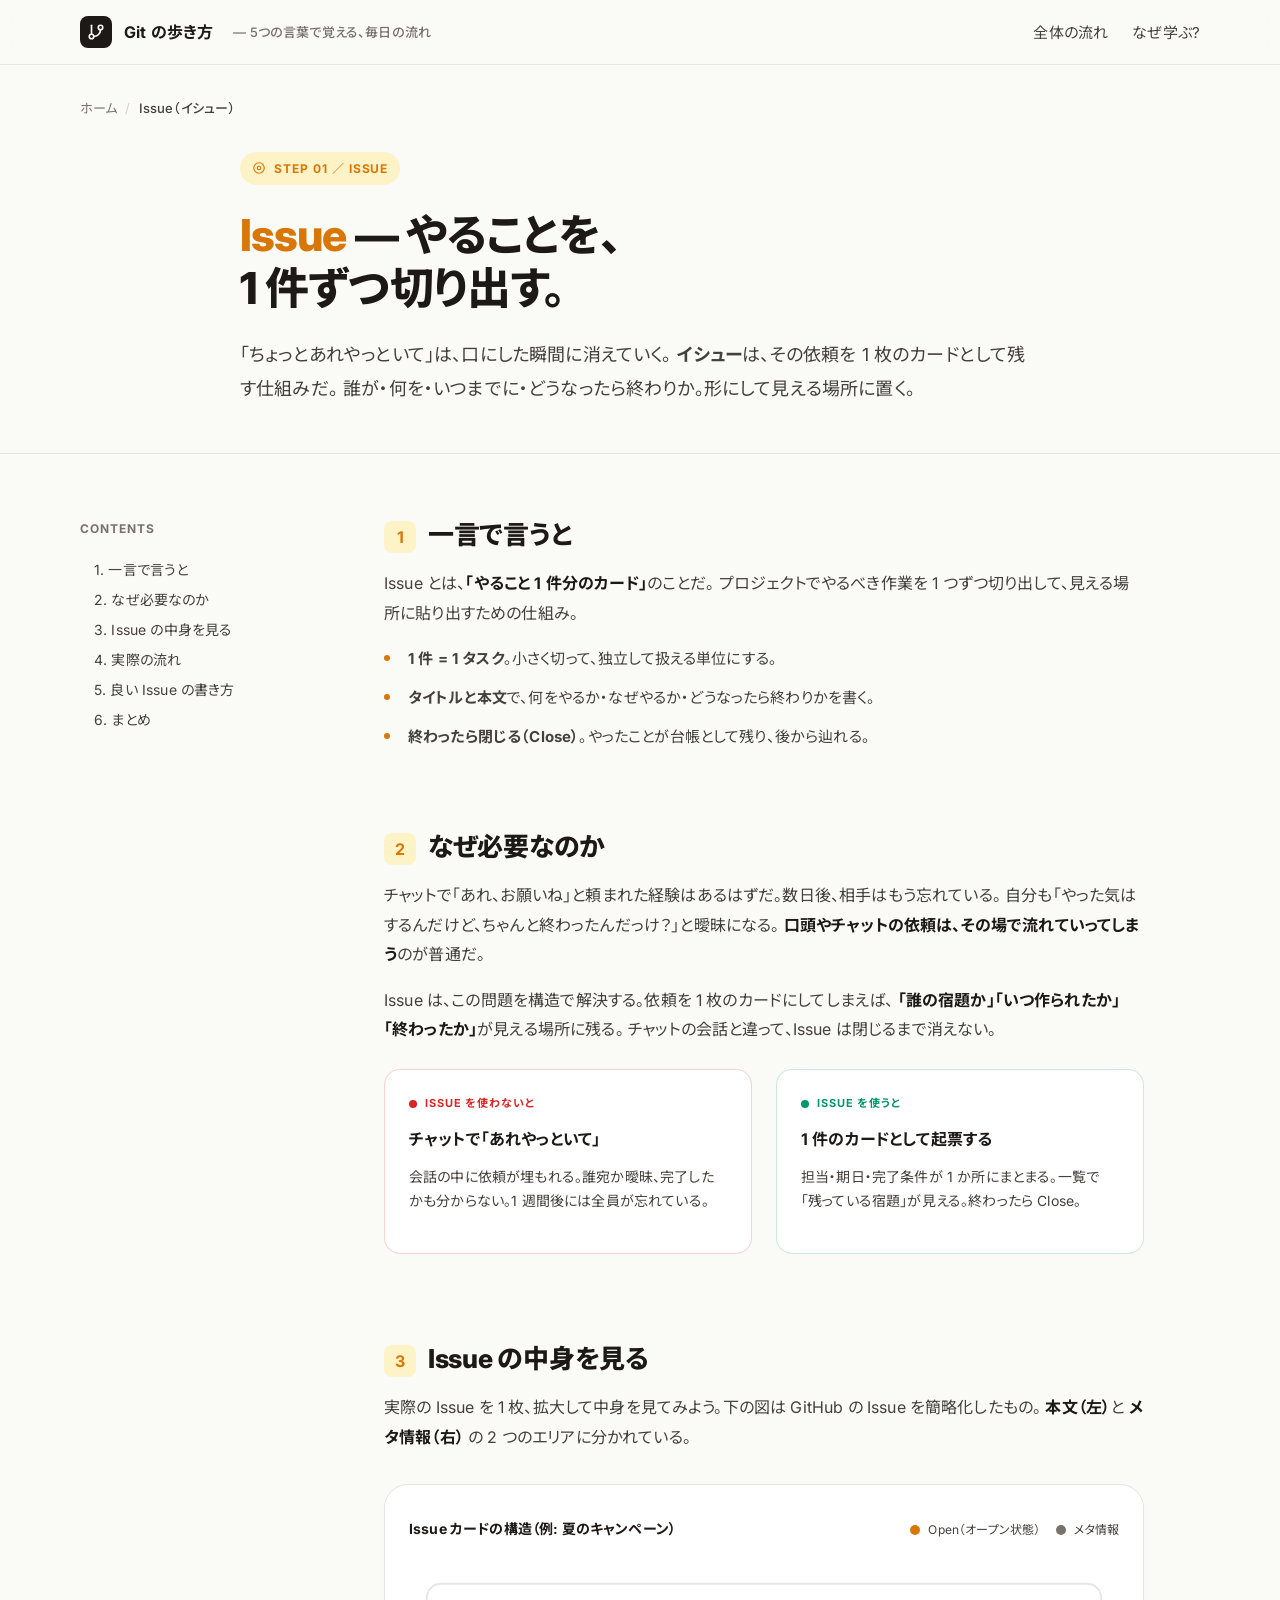
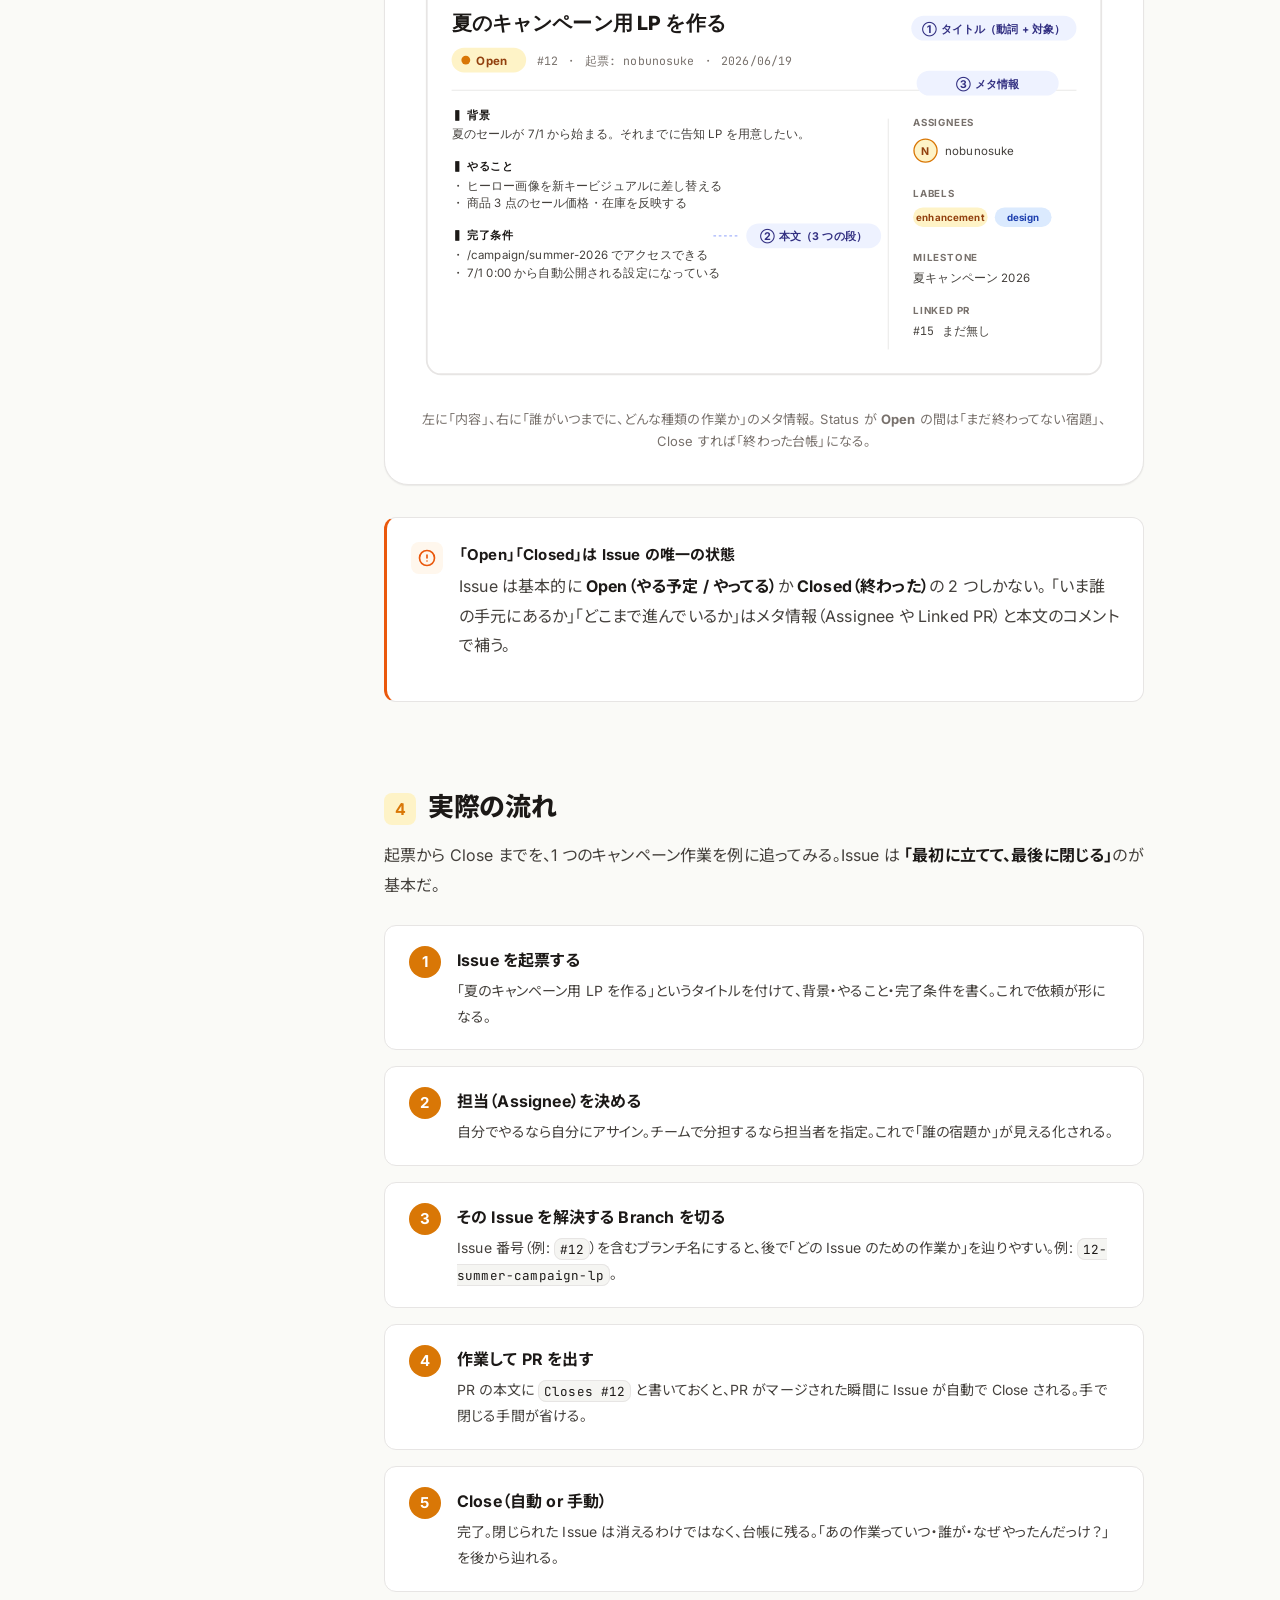
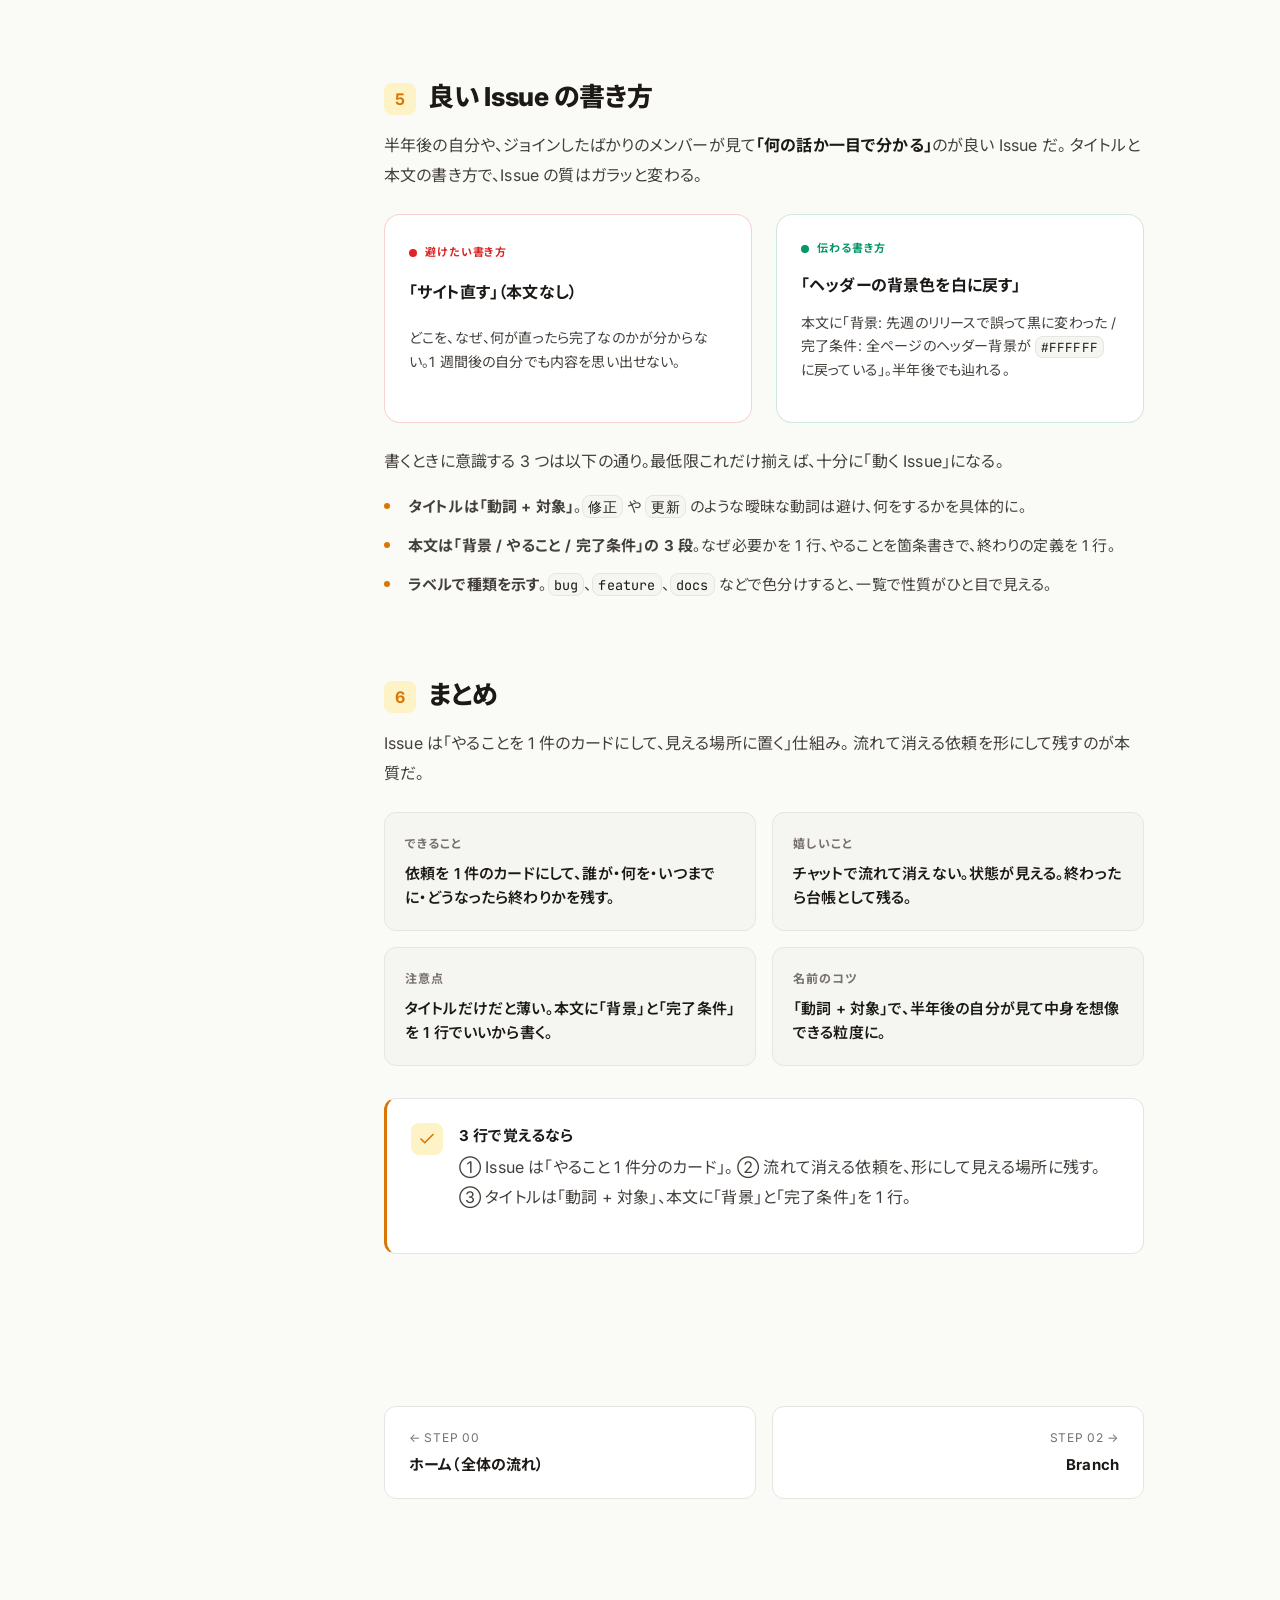
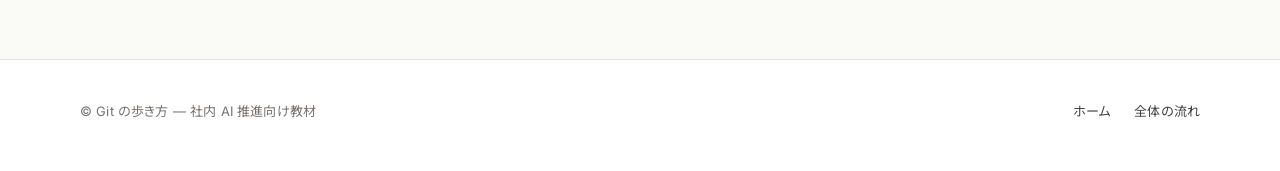
<file: issue.html>
<!doctype html>
<html lang="ja">
<head>
  <meta charset="utf-8">
  <meta name="viewport" content="width=device-width, initial-scale=1">
  <meta name="description" content="イシュー（Issue）の基本。やることを 1 件ずつカードにして、見える場所に置く考え方を、図解で理解する。">
  <title>Issue — やることを、1 件ずつ切り出す｜Git の歩き方</title>
  <link rel="preconnect" href="https://fonts.googleapis.com">
  <link rel="preconnect" href="https://fonts.gstatic.com" crossorigin>
  <link rel="stylesheet" href="https://fonts.googleapis.com/css2?family=Inter:wght@400;500;600;700;800&family=JetBrains+Mono:wght@400;500;600&family=Noto+Sans+JP:wght@400;500;700;800&display=swap">
  <link rel="stylesheet" href="styles.css">
</head>
<body class="topic-issue">
  <header class="site-header">
    <div class="container site-header__inner">
      <a class="brand" href="index.html">
        <span class="brand__mark" aria-hidden="true"><svg viewBox="0 0 24 24" fill="none" stroke="currentColor" stroke-width="2.2" stroke-linecap="round" stroke-linejoin="round"><line x1="6" y1="3" x2="6" y2="15"/><circle cx="18" cy="6" r="3"/><circle cx="6" cy="18" r="3"/><path d="M18 9a9 9 0 0 1-9 9"/></svg></span>
        <span class="brand__title">Git の歩き方</span>
        <span class="brand__sub">— 5つの言葉で覚える、毎日の流れ</span>
      </a>
      <nav class="nav" aria-label="主要セクション">
        <ul class="nav__list">
          <li><a class="nav__link" href="index.html#flow">全体の流れ</a></li>
          <li><a class="nav__link" href="index.html#why">なぜ学ぶ?</a></li>
        </ul>
      </nav>
    </div>
  </header>

  <main>
    <div class="container">
      <nav class="crumb" aria-label="パンくず">
        <a href="index.html">ホーム</a>
        <span class="crumb__sep">/</span>
        <span class="crumb__current">Issue（イシュー）</span>
      </nav>
    </div>

    <!-- Page hero -->
    <section class="page-hero">
      <div class="container page-hero__inner">
        <span class="page-hero__tag">
          <svg viewBox="0 0 24 24" width="14" height="14" fill="none" stroke="currentColor" stroke-width="2" stroke-linecap="round" stroke-linejoin="round" aria-hidden="true"><circle cx="12" cy="12" r="9"/><circle cx="12" cy="12" r="3"/></svg>
          STEP 01 ／ ISSUE
        </span>
        <h1 class="page-hero__title"><span>Issue</span> — やることを、<br>1 件ずつ切り出す。</h1>
        <p class="page-hero__lead">
          「ちょっとあれやっといて」は、口にした瞬間に消えていく。
          <strong>イシュー</strong>は、その依頼を 1 枚のカードとして残す仕組みだ。
          誰が・何を・いつまでに・どうなったら終わりか。形にして見える場所に置く。
        </p>
      </div>
    </section>

    <!-- Body -->
    <section class="page-body">
      <div class="container page-grid">
        <!-- TOC sidebar -->
        <aside class="toc" aria-label="目次">
          <div class="toc__title">CONTENTS</div>
          <ul class="toc__list">
            <li><a class="toc__link" href="#one-line">1. 一言で言うと</a></li>
            <li><a class="toc__link" href="#why">2. なぜ必要なのか</a></li>
            <li><a class="toc__link" href="#anatomy">3. Issue の中身を見る</a></li>
            <li><a class="toc__link" href="#flow">4. 実際の流れ</a></li>
            <li><a class="toc__link" href="#tips">5. 良い Issue の書き方</a></li>
            <li><a class="toc__link" href="#summary">6. まとめ</a></li>
          </ul>
        </aside>

        <!-- Main content -->
        <article class="content">

          <!-- 1. 一言で言うと -->
          <section id="one-line">
            <h2><span class="num">1</span>一言で言うと</h2>
            <p class="lead">
              Issue とは、<strong>「やること 1 件分のカード」</strong>のことだ。
              プロジェクトでやるべき作業を 1 つずつ切り出して、見える場所に貼り出すための仕組み。
            </p>
            <ul class="bullets">
              <li><strong>1 件 = 1 タスク</strong>。小さく切って、独立して扱える単位にする。</li>
              <li><strong>タイトルと本文</strong>で、何をやるか・なぜやるか・どうなったら終わりかを書く。</li>
              <li><strong>終わったら閉じる（Close）</strong>。やったことが台帳として残り、後から辿れる。</li>
            </ul>
          </section>

          <!-- 2. なぜ必要なのか -->
          <section id="why">
            <h2><span class="num">2</span>なぜ必要なのか</h2>
            <p>
              チャットで「あれ、お願いね」と頼まれた経験はあるはずだ。数日後、相手はもう忘れている。
              自分も「やった気はするんだけど、ちゃんと終わったんだっけ？」と曖昧になる。
              <strong>口頭やチャットの依頼は、その場で流れていってしまう</strong>のが普通だ。
            </p>
            <p>
              Issue は、この問題を構造で解決する。依頼を 1 枚のカードにしてしまえば、
              <strong>「誰の宿題か」「いつ作られたか」「終わったか」</strong>が見える場所に残る。
              チャットの会話と違って、Issue は閉じるまで消えない。
            </p>

            <div class="metaphor">
              <div class="metaphor-card metaphor-card--bad">
                <span class="metaphor-card__label"><span class="dot"></span>Issue を使わないと</span>
                <h4>チャットで「あれやっといて」</h4>
                <p>会話の中に依頼が埋もれる。誰宛か曖昧、完了したかも分からない。1 週間後には全員が忘れている。</p>
              </div>
              <div class="metaphor-card metaphor-card--good">
                <span class="metaphor-card__label"><span class="dot"></span>Issue を使うと</span>
                <h4>1 件のカードとして起票する</h4>
                <p>担当・期日・完了条件が 1 か所にまとまる。一覧で「残っている宿題」が見える。終わったら Close。</p>
              </div>
            </div>
          </section>

          <!-- 3. Issue の中身を見る -->
          <section id="anatomy">
            <h2><span class="num">3</span>Issue の中身を見る</h2>
            <p>
              実際の Issue を 1 枚、拡大して中身を見てみよう。下の図は GitHub の Issue を簡略化したもの。
              <strong>本文（左）</strong>と <strong>メタ情報（右）</strong> の 2 つのエリアに分かれている。
            </p>

            <figure class="diagram">
              <header class="diagram__head">
                <span class="diagram__title">Issue カードの構造（例: 夏のキャンペーン）</span>
                <div class="diagram__legend">
                  <span class="diagram__legend-item"><span class="dot" style="background:#D97706"></span>Open（オープン状態）</span>
                  <span class="diagram__legend-item"><span class="dot" style="background:#78716C"></span>メタ情報</span>
                </div>
              </header>

              <div class="diagram__svg-wrap">
                <svg viewBox="0 0 800 480" width="100%" preserveAspectRatio="xMidYMid meet" role="img" aria-label="Issue カードの構造を示した図。タイトル・ステータス・本文・メタ情報のエリアに分かれている。">
                  <!-- card frame -->
                  <rect x="20" y="20" width="760" height="440" rx="16" fill="#FFFFFF" stroke="#E7E5E4" stroke-width="2"/>

                  <!-- title -->
                  <text x="48" y="72" font-family="Inter, sans-serif" font-size="22" font-weight="800" fill="#1C1917">夏のキャンペーン用 LP を作る</text>

                  <!-- status row -->
                  <rect x="48" y="92" width="84" height="28" rx="14" fill="#FEF3C7"/>
                  <circle cx="64" cy="106" r="5" fill="#D97706"/>
                  <text x="76" y="111" font-family="Inter, sans-serif" font-size="13" font-weight="700" fill="#92400E">Open</text>
                  <text x="144" y="111" font-family="JetBrains Mono, monospace" font-size="13" fill="#78716C">#12 ・ 起票: nobunosuke ・ 2026/06/19</text>

                  <!-- separator -->
                  <line x1="48" y1="140" x2="752" y2="140" stroke="#E7E5E4" stroke-width="1"/>

                  <!-- callout chip: title label -->
                  <rect x="566" y="56" width="186" height="28" rx="14" fill="#EEF2FF"/>
                  <text x="659" y="75" text-anchor="middle" font-family="Inter, sans-serif" font-size="12" font-weight="700" fill="#312E81">① タイトル（動詞 + 対象）</text>

                  <!-- left column: body -->
                  <!-- 背景 -->
                  <text x="48" y="172" font-family="Inter, sans-serif" font-size="12" font-weight="700" fill="#1C1917" letter-spacing="0.06em">▍ 背景</text>
                  <text x="48" y="194" font-family="Inter, sans-serif" font-size="13" fill="#44403C">夏のセールが 7/1 から始まる。それまでに告知 LP を用意したい。</text>

                  <!-- やること -->
                  <text x="48" y="230" font-family="Inter, sans-serif" font-size="12" font-weight="700" fill="#1C1917" letter-spacing="0.06em">▍ やること</text>
                  <text x="48" y="252" font-family="Inter, sans-serif" font-size="13" fill="#44403C">・ ヒーロー画像を新キービジュアルに差し替える</text>
                  <text x="48" y="272" font-family="Inter, sans-serif" font-size="13" fill="#44403C">・ 商品 3 点のセール価格・在庫を反映する</text>

                  <!-- 完了条件 -->
                  <text x="48" y="308" font-family="Inter, sans-serif" font-size="12" font-weight="700" fill="#1C1917" letter-spacing="0.06em">▍ 完了条件</text>
                  <text x="48" y="330" font-family="Inter, sans-serif" font-size="13" fill="#44403C">・ /campaign/summer-2026 でアクセスできる</text>
                  <text x="48" y="350" font-family="Inter, sans-serif" font-size="13" fill="#44403C">・ 7/1 0:00 から自動公開される設定になっている</text>

                  <!-- body callout -->
                  <rect x="380" y="290" width="152" height="28" rx="14" fill="#EEF2FF"/>
                  <text x="456" y="309" text-anchor="middle" font-family="Inter, sans-serif" font-size="12" font-weight="700" fill="#312E81">② 本文（3 つの段）</text>
                  <line x1="370" y1="304" x2="340" y2="304" stroke="#A5B4FC" stroke-width="1.5" stroke-dasharray="3,3"/>

                  <!-- vertical separator -->
                  <line x1="540" y1="172" x2="540" y2="432" stroke="#E7E5E4" stroke-width="1"/>

                  <!-- right column: meta -->
                  <!-- Assignees -->
                  <text x="568" y="180" font-family="Inter, sans-serif" font-size="11" font-weight="700" fill="#78716C" letter-spacing="0.08em">ASSIGNEES</text>
                  <circle cx="582" cy="208" r="13" fill="#FEF3C7" stroke="#D97706" stroke-width="1.5"/>
                  <text x="582" y="213" text-anchor="middle" font-family="Inter, sans-serif" font-size="12" font-weight="700" fill="#92400E">N</text>
                  <text x="604" y="213" font-family="Inter, sans-serif" font-size="13" fill="#44403C">nobunosuke</text>

                  <!-- Labels -->
                  <text x="568" y="260" font-family="Inter, sans-serif" font-size="11" font-weight="700" fill="#78716C" letter-spacing="0.08em">LABELS</text>
                  <rect x="568" y="272" width="84" height="22" rx="11" fill="#FEF3C7"/>
                  <text x="610" y="287" text-anchor="middle" font-family="Inter, sans-serif" font-size="11" font-weight="700" fill="#92400E">enhancement</text>
                  <rect x="660" y="272" width="64" height="22" rx="11" fill="#DBEAFE"/>
                  <text x="692" y="287" text-anchor="middle" font-family="Inter, sans-serif" font-size="11" font-weight="700" fill="#1E40AF">design</text>

                  <!-- Milestone -->
                  <text x="568" y="332" font-family="Inter, sans-serif" font-size="11" font-weight="700" fill="#78716C" letter-spacing="0.08em">MILESTONE</text>
                  <text x="568" y="356" font-family="Inter, sans-serif" font-size="13" fill="#44403C">夏キャンペーン 2026</text>

                  <!-- Linked PR -->
                  <text x="568" y="392" font-family="Inter, sans-serif" font-size="11" font-weight="700" fill="#78716C" letter-spacing="0.08em">LINKED PR</text>
                  <text x="568" y="416" font-family="JetBrains Mono, monospace" font-size="13" fill="#44403C">#15 まだ無し</text>

                  <!-- meta callout -->
                  <rect x="572" y="118" width="160" height="28" rx="14" fill="#EEF2FF"/>
                  <text x="652" y="137" text-anchor="middle" font-family="Inter, sans-serif" font-size="12" font-weight="700" fill="#312E81">③ メタ情報</text>
                </svg>
              </div>

              <figcaption class="diagram__caption">
                左に「内容」、右に「誰がいつまでに、どんな種類の作業か」のメタ情報。
                Status が <strong>Open</strong> の間は「まだ終わってない宿題」、Close すれば「終わった台帳」になる。
              </figcaption>
            </figure>

            <div class="callout">
              <span class="callout__icon" aria-hidden="true">
                <svg viewBox="0 0 24 24" fill="none" stroke="currentColor" stroke-width="2.2" stroke-linecap="round" stroke-linejoin="round"><circle cx="12" cy="12" r="10"/><line x1="12" y1="8" x2="12" y2="12"/><line x1="12" y1="16" x2="12.01" y2="16"/></svg>
              </span>
              <div>
                <div class="callout__title">「Open」「Closed」は Issue の唯一の状態</div>
                <p class="callout__text">
                  Issue は基本的に <strong>Open（やる予定 / やってる）</strong>か <strong>Closed（終わった）</strong>の 2 つしかない。
                  「いま誰の手元にあるか」「どこまで進んでいるか」はメタ情報（Assignee や Linked PR）と本文のコメントで補う。
                </p>
              </div>
            </div>
          </section>

          <!-- 4. 実際の流れ -->
          <section id="flow">
            <h2><span class="num">4</span>実際の流れ</h2>
            <p>
              起票から Close までを、1 つのキャンペーン作業を例に追ってみる。Issue は <strong>「最初に立てて、最後に閉じる」</strong>のが基本だ。
            </p>

            <div class="steps">
              <div class="step">
                <span class="step__num">1</span>
                <div class="step__body">
                  <h4>Issue を起票する</h4>
                  <p>「夏のキャンペーン用 LP を作る」というタイトルを付けて、背景・やること・完了条件を書く。これで依頼が形になる。</p>
                </div>
              </div>
              <div class="step">
                <span class="step__num">2</span>
                <div class="step__body">
                  <h4>担当（Assignee）を決める</h4>
                  <p>自分でやるなら自分にアサイン。チームで分担するなら担当者を指定。これで「誰の宿題か」が見える化される。</p>
                </div>
              </div>
              <div class="step">
                <span class="step__num">3</span>
                <div class="step__body">
                  <h4>その Issue を解決する Branch を切る</h4>
                  <p>Issue 番号（例: <code>#12</code>）を含むブランチ名にすると、後で「どの Issue のための作業か」を辿りやすい。例: <code>12-summer-campaign-lp</code>。</p>
                </div>
              </div>
              <div class="step">
                <span class="step__num">4</span>
                <div class="step__body">
                  <h4>作業して PR を出す</h4>
                  <p>PR の本文に <code>Closes #12</code> と書いておくと、PR がマージされた瞬間に Issue が自動で Close される。手で閉じる手間が省ける。</p>
                </div>
              </div>
              <div class="step">
                <span class="step__num">5</span>
                <div class="step__body">
                  <h4>Close（自動 or 手動）</h4>
                  <p>完了。閉じられた Issue は消えるわけではなく、台帳に残る。「あの作業っていつ・誰が・なぜやったんだっけ？」を後から辿れる。</p>
                </div>
              </div>
            </div>
          </section>

          <!-- 5. 良い Issue の書き方 -->
          <section id="tips">
            <h2><span class="num">5</span>良い Issue の書き方</h2>
            <p>
              半年後の自分や、ジョインしたばかりのメンバーが見て<strong>「何の話か一目で分かる」</strong>のが良い Issue だ。
              タイトルと本文の書き方で、Issue の質はガラッと変わる。
            </p>

            <div class="metaphor">
              <div class="metaphor-card metaphor-card--bad">
                <span class="metaphor-card__label"><span class="dot"></span>避けたい書き方</span>
                <h4>「サイト直す」（本文なし）</h4>
                <p>どこを、なぜ、何が直ったら完了なのかが分からない。1 週間後の自分でも内容を思い出せない。</p>
              </div>
              <div class="metaphor-card metaphor-card--good">
                <span class="metaphor-card__label"><span class="dot"></span>伝わる書き方</span>
                <h4>「ヘッダーの背景色を白に戻す」</h4>
                <p>本文に「背景: 先週のリリースで誤って黒に変わった / 完了条件: 全ページのヘッダー背景が <code>#FFFFFF</code> に戻っている」。半年後でも辿れる。</p>
              </div>
            </div>

            <p>
              書くときに意識する 3 つは以下の通り。最低限これだけ揃えば、十分に「動く Issue」になる。
            </p>

            <ul class="bullets">
              <li><strong>タイトルは「動詞 + 対象」</strong>。<code>修正</code> や <code>更新</code> のような曖昧な動詞は避け、何をするかを具体的に。</li>
              <li><strong>本文は「背景 / やること / 完了条件」の 3 段</strong>。なぜ必要かを 1 行、やることを箇条書きで、終わりの定義を 1 行。</li>
              <li><strong>ラベルで種類を示す</strong>。<code>bug</code>、<code>feature</code>、<code>docs</code> などで色分けすると、一覧で性質がひと目で見える。</li>
            </ul>
          </section>

          <!-- 6. まとめ -->
          <section id="summary">
            <h2><span class="num">6</span>まとめ</h2>
            <p>
              Issue は「やることを 1 件のカードにして、見える場所に置く」仕組み。
              流れて消える依頼を形にして残すのが本質だ。
            </p>

            <div class="summary">
              <div class="summary-item">
                <div class="summary-item__label">できること</div>
                <div class="summary-item__value">依頼を 1 件のカードにして、誰が・何を・いつまでに・どうなったら終わりかを残す。</div>
              </div>
              <div class="summary-item">
                <div class="summary-item__label">嬉しいこと</div>
                <div class="summary-item__value">チャットで流れて消えない。状態が見える。終わったら台帳として残る。</div>
              </div>
              <div class="summary-item">
                <div class="summary-item__label">注意点</div>
                <div class="summary-item__value">タイトルだけだと薄い。本文に「背景」と「完了条件」を 1 行でいいから書く。</div>
              </div>
              <div class="summary-item">
                <div class="summary-item__label">名前のコツ</div>
                <div class="summary-item__value">「動詞 + 対象」で、半年後の自分が見て中身を想像できる粒度に。</div>
              </div>
            </div>

            <div class="callout callout--ok" style="margin-top: var(--sp-8);">
              <span class="callout__icon" aria-hidden="true">
                <svg viewBox="0 0 24 24" fill="none" stroke="currentColor" stroke-width="2.2" stroke-linecap="round" stroke-linejoin="round"><polyline points="20 6 9 17 4 12"/></svg>
              </span>
              <div>
                <div class="callout__title">3 行で覚えるなら</div>
                <p class="callout__text">
                  ① Issue は「やること 1 件分のカード」。
                  ② 流れて消える依頼を、形にして見える場所に残す。
                  ③ タイトルは「動詞 + 対象」、本文に「背景」と「完了条件」を 1 行。
                </p>
              </div>
            </div>
          </section>

          <!-- Pager -->
          <nav class="pager" aria-label="前後のページ">
            <a class="pager-link" href="index.html">
              <span class="pager-link__label">← STEP 00</span>
              <span class="pager-link__title">ホーム（全体の流れ）</span>
            </a>
            <a class="pager-link pager-link--next" href="branch.html">
              <span class="pager-link__label">STEP 02 →</span>
              <span class="pager-link__title">Branch</span>
            </a>
          </nav>

        </article>
      </div>
    </section>
  </main>

  <footer class="site-footer">
    <div class="container site-footer__inner">
      <p class="site-footer__copy">© Git の歩き方 — 社内 AI 推進向け教材</p>
      <nav class="site-footer__nav" aria-label="フッターナビ">
        <a href="index.html">ホーム</a>
        <a href="index.html#flow">全体の流れ</a>
      </nav>
    </div>
  </footer>
</body>
</html>
</file>
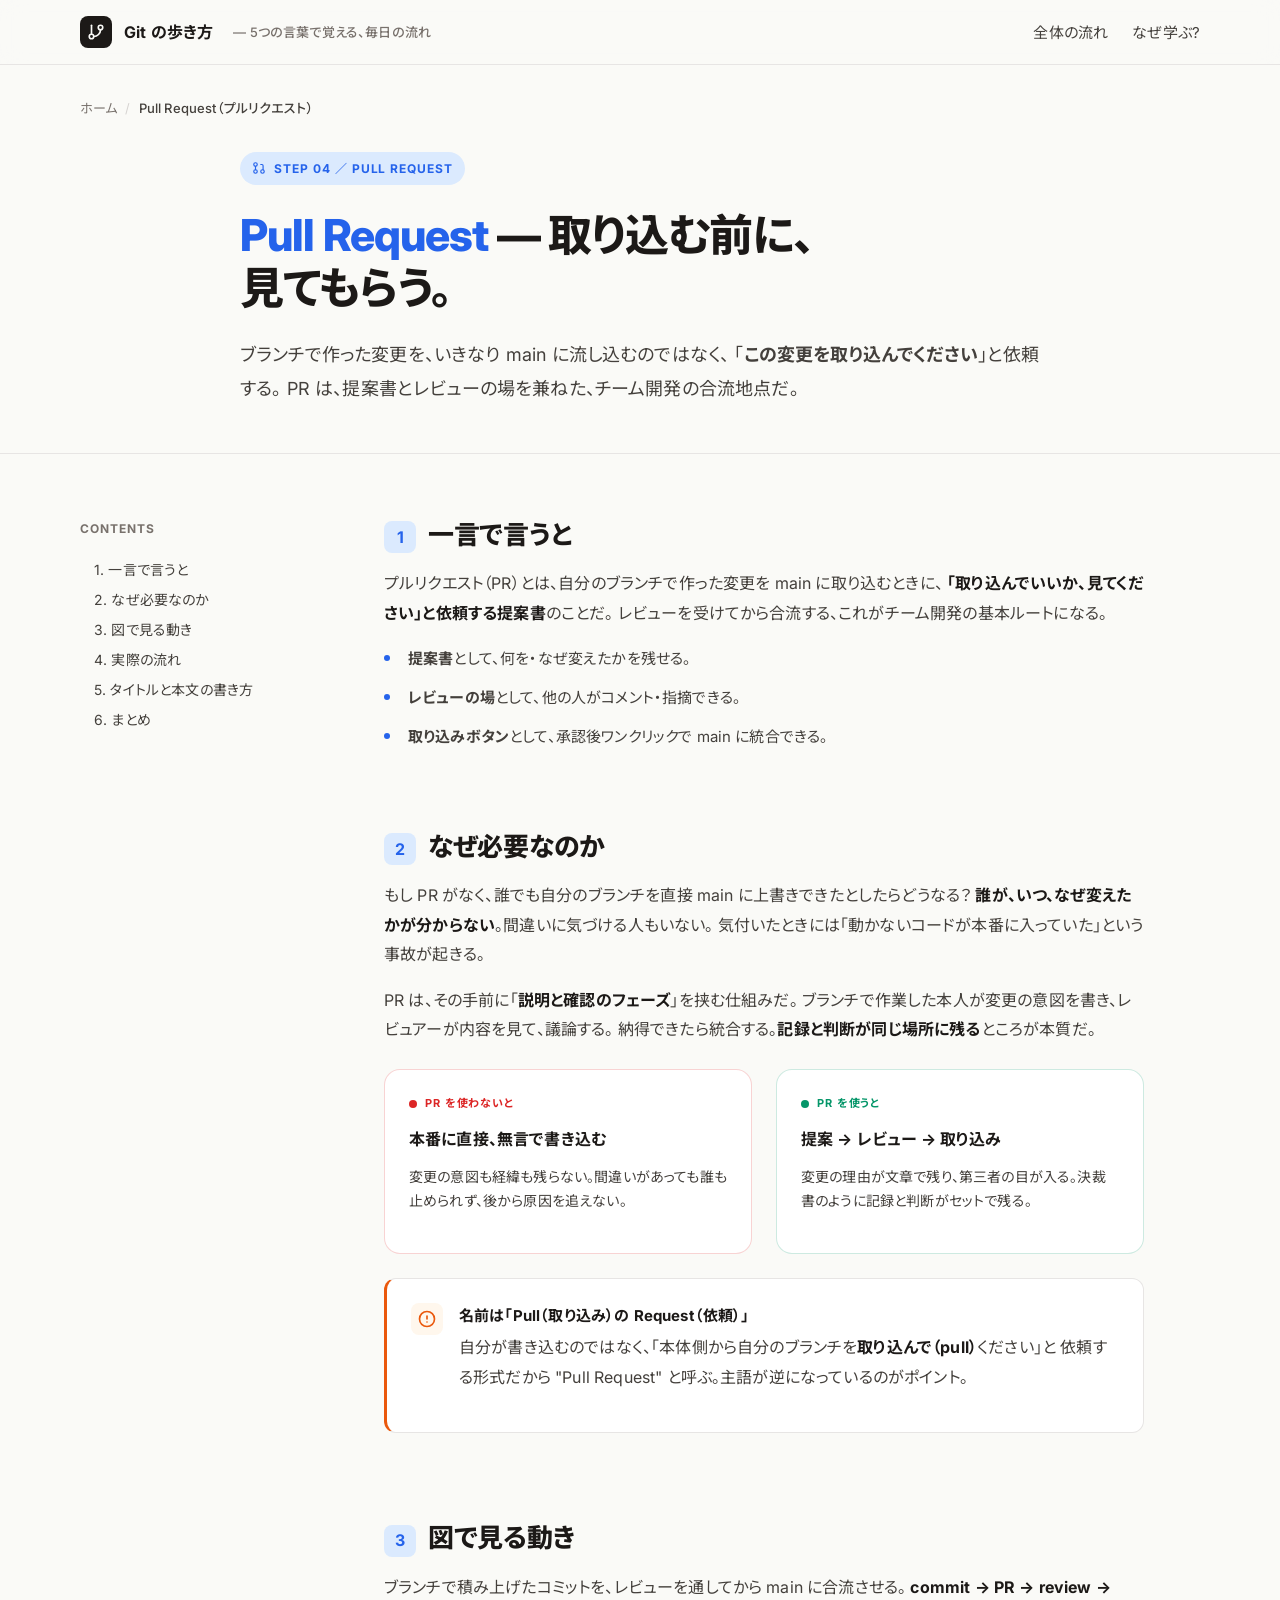
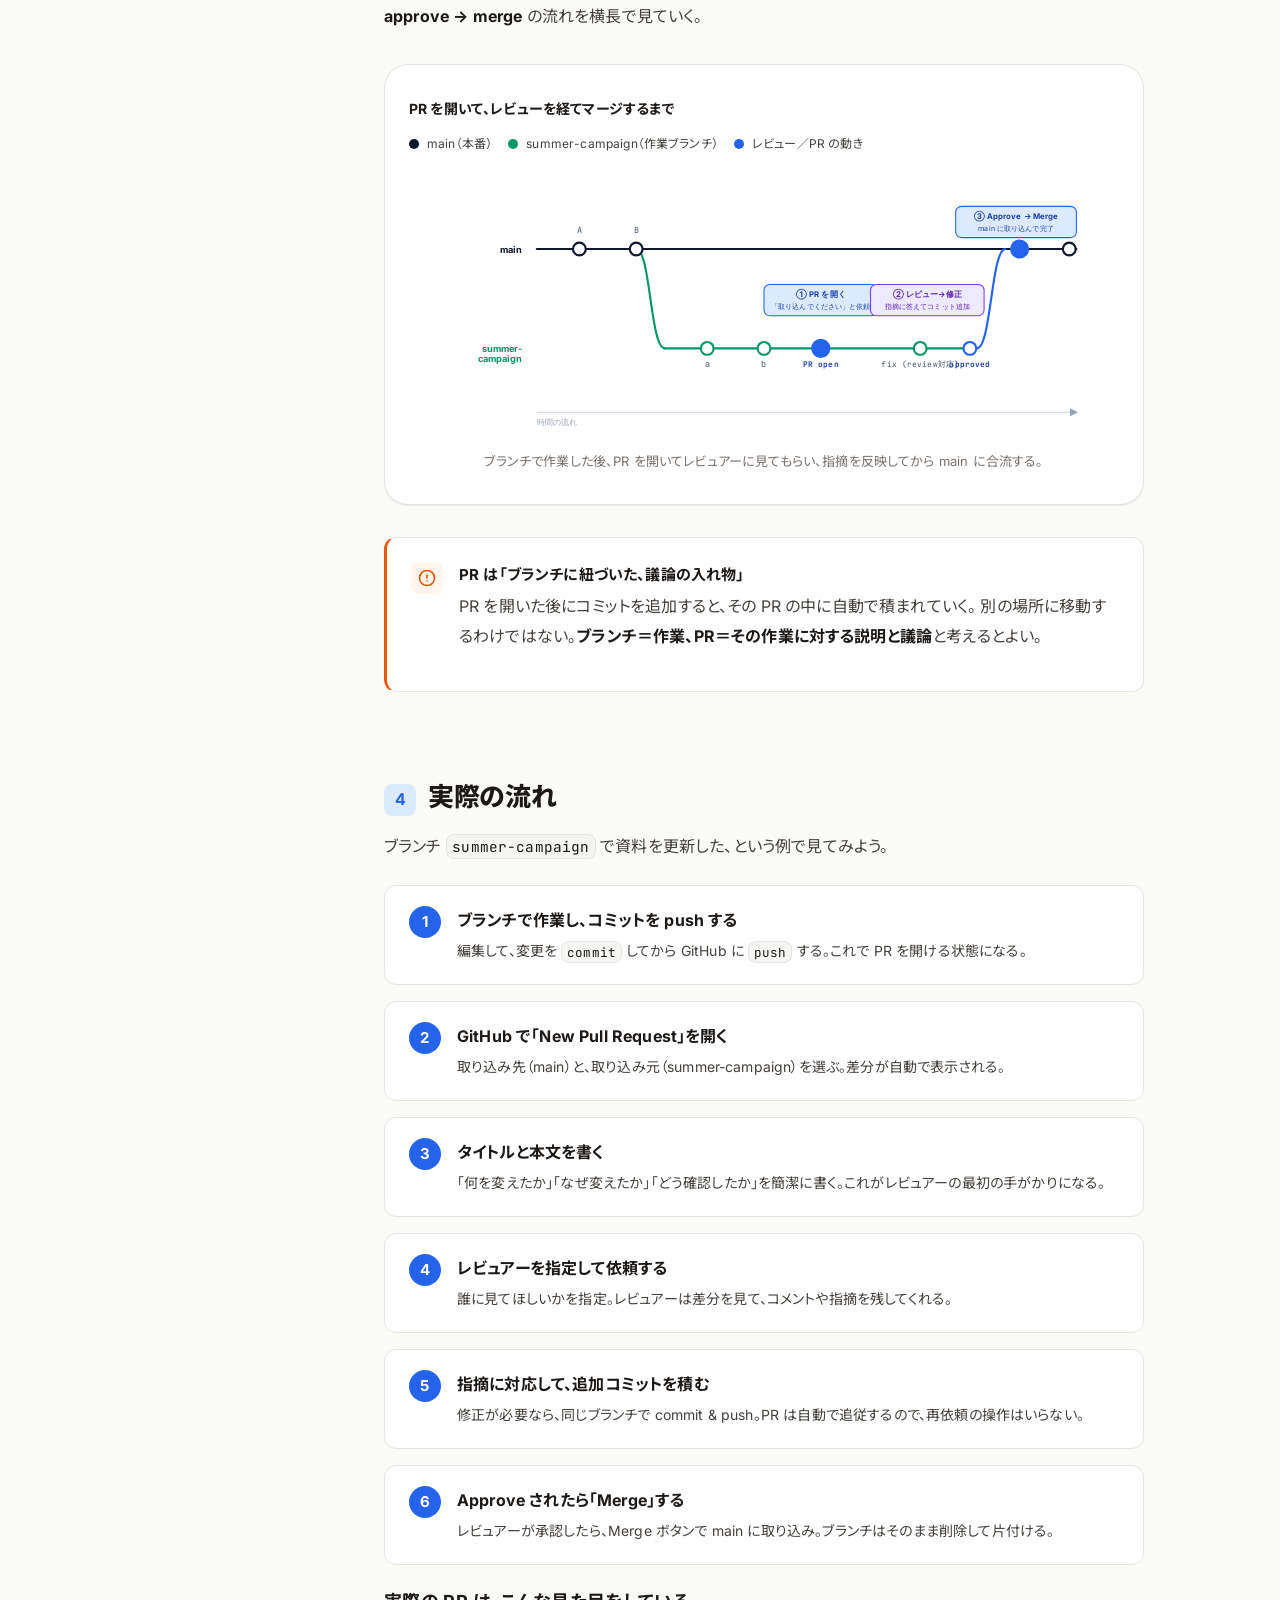
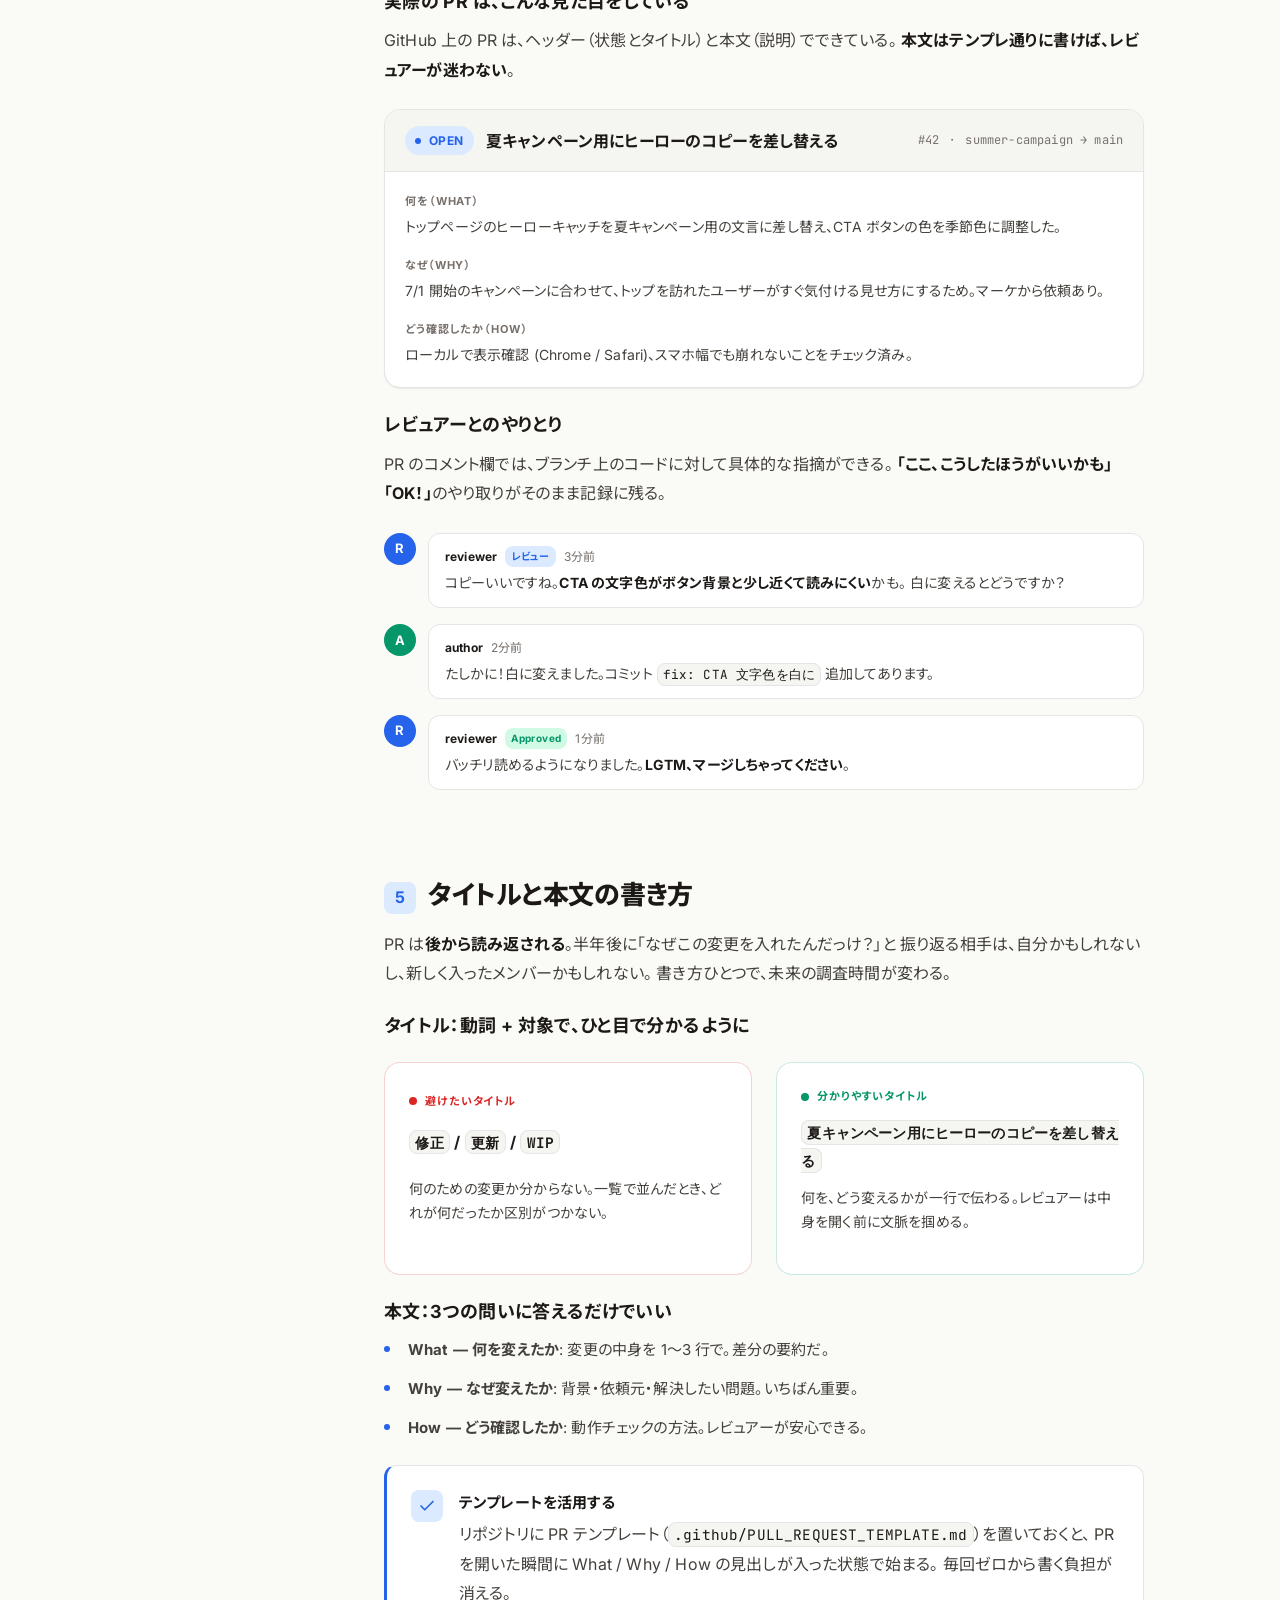
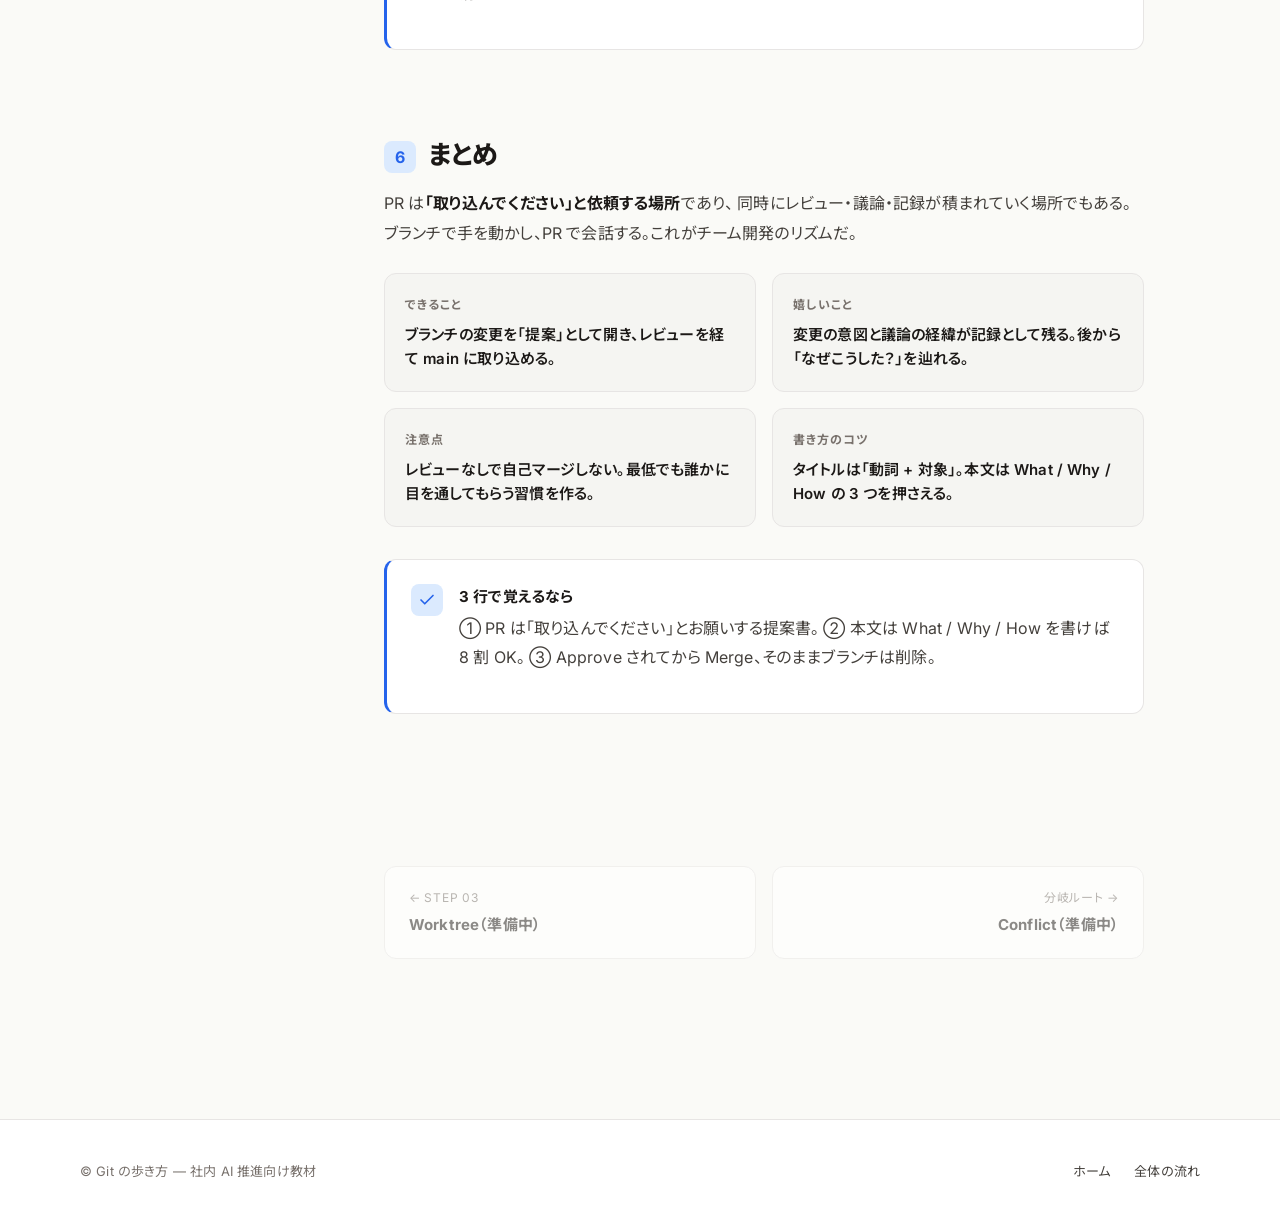
<file: pr.html>
<!doctype html>
<html lang="ja">
<head>
  <meta charset="utf-8">
  <meta name="viewport" content="width=device-width, initial-scale=1">
  <meta name="description" content="プルリクエスト（Pull Request）の基本。ブランチの変更を main に取り込む前にレビューしてもらう、提案書としての役割を図解で理解する。">
  <title>Pull Request — 取り込む前に、見てもらう｜Git の歩き方</title>
  <link rel="preconnect" href="https://fonts.googleapis.com">
  <link rel="preconnect" href="https://fonts.gstatic.com" crossorigin>
  <link rel="stylesheet" href="https://fonts.googleapis.com/css2?family=Inter:wght@400;500;600;700;800&family=JetBrains+Mono:wght@400;500;600&family=Noto+Sans+JP:wght@400;500;700;800&display=swap">
  <link rel="stylesheet" href="styles.css">
</head>
<body class="topic-pr">
  <header class="site-header">
    <div class="container site-header__inner">
      <a class="brand" href="index.html">
        <span class="brand__mark" aria-hidden="true"><svg viewBox="0 0 24 24" fill="none" stroke="currentColor" stroke-width="2.2" stroke-linecap="round" stroke-linejoin="round"><line x1="6" y1="3" x2="6" y2="15"/><circle cx="18" cy="6" r="3"/><circle cx="6" cy="18" r="3"/><path d="M18 9a9 9 0 0 1-9 9"/></svg></span>
        <span class="brand__title">Git の歩き方</span>
        <span class="brand__sub">— 5つの言葉で覚える、毎日の流れ</span>
      </a>
      <nav class="nav" aria-label="主要セクション">
        <ul class="nav__list">
          <li><a class="nav__link" href="index.html#flow">全体の流れ</a></li>
          <li><a class="nav__link" href="index.html#why">なぜ学ぶ?</a></li>
        </ul>
      </nav>
    </div>
  </header>

  <main>
    <div class="container">
      <nav class="crumb" aria-label="パンくず">
        <a href="index.html">ホーム</a>
        <span class="crumb__sep">/</span>
        <span class="crumb__current">Pull Request（プルリクエスト）</span>
      </nav>
    </div>

    <!-- Page hero -->
    <section class="page-hero">
      <div class="container page-hero__inner">
        <span class="page-hero__tag">
          <svg viewBox="0 0 24 24" width="14" height="14" fill="none" stroke="currentColor" stroke-width="2" stroke-linecap="round" stroke-linejoin="round" aria-hidden="true"><circle cx="6" cy="6" r="3"/><circle cx="6" cy="18" r="3"/><circle cx="18" cy="18" r="3"/><line x1="6" y1="9" x2="6" y2="15"/><path d="M15 6h2a2 2 0 0 1 2 2v7"/></svg>
          STEP 04 ／ PULL REQUEST
        </span>
        <h1 class="page-hero__title"><span>Pull Request</span> — 取り込む前に、<br>見てもらう。</h1>
        <p class="page-hero__lead">
          ブランチで作った変更を、いきなり main に流し込むのではなく、
          「<strong>この変更を取り込んでください</strong>」と依頼する。
          PR は、提案書とレビューの場を兼ねた、チーム開発の合流地点だ。
        </p>
      </div>
    </section>

    <!-- Body -->
    <section class="page-body">
      <div class="container page-grid">
        <!-- TOC sidebar -->
        <aside class="toc" aria-label="目次">
          <div class="toc__title">CONTENTS</div>
          <ul class="toc__list">
            <li><a class="toc__link" href="#one-line">1. 一言で言うと</a></li>
            <li><a class="toc__link" href="#why">2. なぜ必要なのか</a></li>
            <li><a class="toc__link" href="#diagram">3. 図で見る動き</a></li>
            <li><a class="toc__link" href="#flow">4. 実際の流れ</a></li>
            <li><a class="toc__link" href="#writing">5. タイトルと本文の書き方</a></li>
            <li><a class="toc__link" href="#summary">6. まとめ</a></li>
          </ul>
        </aside>

        <!-- Main content -->
        <article class="content">

          <!-- 1. 一言で言うと -->
          <section id="one-line">
            <h2><span class="num">1</span>一言で言うと</h2>
            <p class="lead">
              プルリクエスト（PR）とは、自分のブランチで作った変更を main に取り込むときに、
              <strong>「取り込んでいいか、見てください」と依頼する提案書</strong>のことだ。
              レビューを受けてから合流する、これがチーム開発の基本ルートになる。
            </p>
            <ul class="bullets">
              <li><strong>提案書</strong>として、何を・なぜ変えたかを残せる。</li>
              <li><strong>レビューの場</strong>として、他の人がコメント・指摘できる。</li>
              <li><strong>取り込みボタン</strong>として、承認後ワンクリックで main に統合できる。</li>
            </ul>
          </section>

          <!-- 2. なぜ必要 -->
          <section id="why">
            <h2><span class="num">2</span>なぜ必要なのか</h2>
            <p>
              もし PR がなく、誰でも自分のブランチを直接 main に上書きできたとしたらどうなる？
              <strong>誰が、いつ、なぜ変えたかが分からない</strong>。間違いに気づける人もいない。
              気付いたときには「動かないコードが本番に入っていた」という事故が起きる。
            </p>
            <p>
              PR は、その手前に「<strong>説明と確認のフェーズ</strong>」を挟む仕組みだ。
              ブランチで作業した本人が変更の意図を書き、レビュアーが内容を見て、議論する。
              納得できたら統合する。<strong>記録と判断が同じ場所に残る</strong>ところが本質だ。
            </p>

            <div class="metaphor">
              <div class="metaphor-card metaphor-card--bad">
                <span class="metaphor-card__label"><span class="dot"></span>PR を使わないと</span>
                <h4>本番に直接、無言で書き込む</h4>
                <p>変更の意図も経緯も残らない。間違いがあっても誰も止められず、後から原因を追えない。</p>
              </div>
              <div class="metaphor-card metaphor-card--good">
                <span class="metaphor-card__label"><span class="dot"></span>PR を使うと</span>
                <h4>提案 → レビュー → 取り込み</h4>
                <p>変更の理由が文章で残り、第三者の目が入る。決裁書のように記録と判断がセットで残る。</p>
              </div>
            </div>

            <div class="callout">
              <span class="callout__icon" aria-hidden="true">
                <svg viewBox="0 0 24 24" fill="none" stroke="currentColor" stroke-width="2.2" stroke-linecap="round" stroke-linejoin="round"><circle cx="12" cy="12" r="10"/><line x1="12" y1="8" x2="12" y2="12"/><line x1="12" y1="16" x2="12.01" y2="16"/></svg>
              </span>
              <div>
                <div class="callout__title">名前は「Pull（取り込み）の Request（依頼）」</div>
                <p class="callout__text">
                  自分が書き込むのではなく、「本体側から自分のブランチを<strong>取り込んで（pull）</strong>ください」と
                  依頼する形式だから "Pull Request" と呼ぶ。主語が逆になっているのがポイント。
                </p>
              </div>
            </div>
          </section>

          <!-- 3. 図で見る動き -->
          <section id="diagram">
            <h2><span class="num">3</span>図で見る動き</h2>
            <p>
              ブランチで積み上げたコミットを、レビューを通してから main に合流させる。
              <strong>commit → PR → review → approve → merge</strong> の流れを横長で見ていく。
            </p>

            <figure class="diagram">
              <header class="diagram__head">
                <span class="diagram__title">PR を開いて、レビューを経てマージするまで</span>
                <div class="diagram__legend">
                  <span class="diagram__legend-item"><span class="dot" style="background:#0F172A"></span>main（本番）</span>
                  <span class="diagram__legend-item"><span class="dot" style="background:#059669"></span>summer-campaign（作業ブランチ）</span>
                  <span class="diagram__legend-item"><span class="dot" style="background:#2563EB"></span>レビュー／PR の動き</span>
                </div>
              </header>

              <div class="diagram__svg-wrap">
                <svg viewBox="-120 0 1000 360" width="100%" preserveAspectRatio="xMidYMid meet" role="img" aria-label="ブランチに commit を積み、PR を開いてレビューを経て main にマージするまでの流れ">
                  <defs>
                    <marker id="arrow-pr" viewBox="0 0 10 10" refX="8" refY="5" markerWidth="8" markerHeight="8" orient="auto-start-reverse">
                      <path d="M0,0 L10,5 L0,10 z" fill="#94A3B8"/>
                    </marker>
                    <marker id="arrow-merge" viewBox="0 0 10 10" refX="8" refY="5" markerWidth="9" markerHeight="9" orient="auto-start-reverse">
                      <path d="M0,0 L10,5 L0,10 z" fill="#2563EB"/>
                    </marker>
                  </defs>

                  <!-- main line -->
                  <line x1="60" y1="100" x2="820" y2="100" stroke="#0F172A" stroke-width="3" stroke-linecap="round"/>
                  <!-- branch line -->
                  <line x1="240" y1="240" x2="680" y2="240" stroke="#059669" stroke-width="3" stroke-linecap="round"/>

                  <!-- branch out -->
                  <path d="M200,100 C220,100 220,240 240,240" fill="none" stroke="#059669" stroke-width="3" stroke-linecap="round"/>
                  <!-- merge in -->
                  <path d="M680,240 C700,240 700,100 720,100" fill="none" stroke="#2563EB" stroke-width="3" stroke-linecap="round"/>

                  <!-- main commits -->
                  <g>
                    <circle cx="120" cy="100" r="9" fill="#FFFFFF" stroke="#0F172A" stroke-width="3"/>
                    <text x="120" y="78" text-anchor="middle" font-family="JetBrains Mono, monospace" font-size="12" fill="#475569">A</text>

                    <circle cx="200" cy="100" r="9" fill="#FFFFFF" stroke="#0F172A" stroke-width="3"/>
                    <text x="200" y="78" text-anchor="middle" font-family="JetBrains Mono, monospace" font-size="12" fill="#475569">B</text>

                    <circle cx="740" cy="100" r="12" fill="#2563EB" stroke="#2563EB" stroke-width="3"/>
                    <text x="740" y="76" text-anchor="middle" font-family="JetBrains Mono, monospace" font-size="12" font-weight="700" fill="#1E40AF">merge!</text>

                    <circle cx="810" cy="100" r="9" fill="#FFFFFF" stroke="#0F172A" stroke-width="3"/>
                    <text x="810" y="78" text-anchor="middle" font-family="JetBrains Mono, monospace" font-size="12" fill="#475569">C</text>
                  </g>

                  <!-- branch commits -->
                  <g>
                    <circle cx="300" cy="240" r="9" fill="#FFFFFF" stroke="#059669" stroke-width="3"/>
                    <text x="300" y="266" text-anchor="middle" font-family="JetBrains Mono, monospace" font-size="12" fill="#475569">a</text>

                    <circle cx="380" cy="240" r="9" fill="#FFFFFF" stroke="#059669" stroke-width="3"/>
                    <text x="380" y="266" text-anchor="middle" font-family="JetBrains Mono, monospace" font-size="12" fill="#475569">b</text>

                    <!-- PR open marker -->
                    <circle cx="460" cy="240" r="12" fill="#2563EB" stroke="#2563EB" stroke-width="3"/>
                    <text x="460" y="266" text-anchor="middle" font-family="JetBrains Mono, monospace" font-size="11" font-weight="700" fill="#1E40AF">PR open</text>

                    <!-- review fix commit -->
                    <circle cx="600" cy="240" r="9" fill="#FFFFFF" stroke="#059669" stroke-width="3"/>
                    <text x="600" y="266" text-anchor="middle" font-family="JetBrains Mono, monospace" font-size="11" fill="#475569">fix (review対応)</text>

                    <!-- approved marker -->
                    <circle cx="670" cy="240" r="9" fill="#FFFFFF" stroke="#2563EB" stroke-width="3"/>
                    <text x="670" y="266" text-anchor="middle" font-family="JetBrains Mono, monospace" font-size="11" font-weight="700" fill="#1E40AF">approved</text>
                  </g>

                  <!-- labels -->
                  <text x="40" y="105" text-anchor="end" font-family="Inter, sans-serif" font-size="13" font-weight="700" fill="#0F172A">main</text>
                  <text x="40" y="245" text-anchor="end" font-family="Inter, sans-serif" font-size="13" font-weight="700" fill="#059669">summer-<tspan x="40" dy="14">campaign</tspan></text>

                  <!-- callout: PR を開く -->
                  <g>
                    <rect x="380" y="150" width="160" height="44" rx="8" fill="#DBEAFE" stroke="#2563EB" stroke-width="1.5"/>
                    <text x="460" y="168" text-anchor="middle" font-family="Inter, sans-serif" font-size="11" font-weight="700" fill="#1E40AF">① PR を開く</text>
                    <text x="460" y="184" text-anchor="middle" font-family="Inter, sans-serif" font-size="10" fill="#1E40AF">「取り込んでください」と依頼</text>
                  </g>

                  <!-- callout: review fix -->
                  <g>
                    <rect x="530" y="150" width="160" height="44" rx="8" fill="#EDE9FE" stroke="#7C3AED" stroke-width="1.5"/>
                    <text x="610" y="168" text-anchor="middle" font-family="Inter, sans-serif" font-size="11" font-weight="700" fill="#5B21B6">② レビュー→修正</text>
                    <text x="610" y="184" text-anchor="middle" font-family="Inter, sans-serif" font-size="10" fill="#5B21B6">指摘に答えてコミット追加</text>
                  </g>

                  <!-- callout: merge -->
                  <g>
                    <rect x="650" y="40" width="170" height="44" rx="8" fill="#DBEAFE" stroke="#2563EB" stroke-width="1.5"/>
                    <text x="735" y="58" text-anchor="middle" font-family="Inter, sans-serif" font-size="11" font-weight="700" fill="#1E40AF">③ Approve → Merge</text>
                    <text x="735" y="74" text-anchor="middle" font-family="Inter, sans-serif" font-size="10" fill="#1E40AF">main に取り込んで完了</text>
                  </g>

                  <!-- time axis -->
                  <line x1="60" y1="330" x2="820" y2="330" stroke="#CBD5E1" stroke-width="1.5" marker-end="url(#arrow-pr)"/>
                  <text x="60" y="348" text-anchor="start" font-family="Inter, sans-serif" font-size="11" fill="#94A3B8">時間の流れ</text>
                </svg>
              </div>

              <figcaption class="diagram__caption">
                ブランチで作業した後、PR を開いてレビュアーに見てもらい、指摘を反映してから main に合流する。
              </figcaption>
            </figure>

            <div class="callout">
              <span class="callout__icon" aria-hidden="true">
                <svg viewBox="0 0 24 24" fill="none" stroke="currentColor" stroke-width="2.2" stroke-linecap="round" stroke-linejoin="round"><circle cx="12" cy="12" r="10"/><line x1="12" y1="8" x2="12" y2="12"/><line x1="12" y1="16" x2="12.01" y2="16"/></svg>
              </span>
              <div>
                <div class="callout__title">PR は「ブランチに紐づいた、議論の入れ物」</div>
                <p class="callout__text">
                  PR を開いた後にコミットを追加すると、その PR の中に自動で積まれていく。
                  別の場所に移動するわけではない。<strong>ブランチ＝作業、PR＝その作業に対する説明と議論</strong>と考えるとよい。
                </p>
              </div>
            </div>
          </section>

          <!-- 4. 実際の流れ -->
          <section id="flow">
            <h2><span class="num">4</span>実際の流れ</h2>
            <p>
              ブランチ <code>summer-campaign</code> で資料を更新した、という例で見てみよう。
            </p>

            <div class="steps">
              <div class="step">
                <span class="step__num">1</span>
                <div class="step__body">
                  <h4>ブランチで作業し、コミットを push する</h4>
                  <p>編集して、変更を <code>commit</code> してから GitHub に <code>push</code> する。これで PR を開ける状態になる。</p>
                </div>
              </div>
              <div class="step">
                <span class="step__num">2</span>
                <div class="step__body">
                  <h4>GitHub で「New Pull Request」を開く</h4>
                  <p>取り込み先（main）と、取り込み元（summer-campaign）を選ぶ。差分が自動で表示される。</p>
                </div>
              </div>
              <div class="step">
                <span class="step__num">3</span>
                <div class="step__body">
                  <h4>タイトルと本文を書く</h4>
                  <p>「何を変えたか」「なぜ変えたか」「どう確認したか」を簡潔に書く。これがレビュアーの最初の手がかりになる。</p>
                </div>
              </div>
              <div class="step">
                <span class="step__num">4</span>
                <div class="step__body">
                  <h4>レビュアーを指定して依頼する</h4>
                  <p>誰に見てほしいかを指定。レビュアーは差分を見て、コメントや指摘を残してくれる。</p>
                </div>
              </div>
              <div class="step">
                <span class="step__num">5</span>
                <div class="step__body">
                  <h4>指摘に対応して、追加コミットを積む</h4>
                  <p>修正が必要なら、同じブランチで commit & push。PR は自動で追従するので、再依頼の操作はいらない。</p>
                </div>
              </div>
              <div class="step">
                <span class="step__num">6</span>
                <div class="step__body">
                  <h4>Approve されたら「Merge」する</h4>
                  <p>レビュアーが承認したら、Merge ボタンで main に取り込み。ブランチはそのまま削除して片付ける。</p>
                </div>
              </div>
            </div>

            <!-- 模擬 PR カード -->
            <h3>実際の PR は、こんな見た目をしている</h3>
            <p>
              GitHub 上の PR は、ヘッダー（状態とタイトル）と本文（説明）でできている。
              <strong>本文はテンプレ通りに書けば、レビュアーが迷わない</strong>。
            </p>

            <div class="pr-card" aria-label="PR の見た目イメージ">
              <div class="pr-card__head">
                <span class="pr-card__status">OPEN</span>
                <span class="pr-card__title">夏キャンペーン用にヒーローのコピーを差し替える</span>
                <span class="pr-card__meta">#42 ・ summer-campaign → main</span>
              </div>
              <div class="pr-card__body">
                <div class="pr-card__field">
                  <div class="pr-card__field-label">何を（What）</div>
                  <div class="pr-card__field-value">トップページのヒーローキャッチを夏キャンペーン用の文言に差し替え、CTA ボタンの色を季節色に調整した。</div>
                </div>
                <div class="pr-card__field">
                  <div class="pr-card__field-label">なぜ（Why）</div>
                  <div class="pr-card__field-value">7/1 開始のキャンペーンに合わせて、トップを訪れたユーザーがすぐ気付ける見せ方にするため。マーケから依頼あり。</div>
                </div>
                <div class="pr-card__field">
                  <div class="pr-card__field-label">どう確認したか（How）</div>
                  <div class="pr-card__field-value">ローカルで表示確認 (Chrome / Safari)、スマホ幅でも崩れないことをチェック済み。</div>
                </div>
              </div>
            </div>

            <h3>レビュアーとのやりとり</h3>
            <p>
              PR のコメント欄では、ブランチ上のコードに対して具体的な指摘ができる。
              <strong>「ここ、こうしたほうがいいかも」「OK！」</strong>のやり取りがそのまま記録に残る。
            </p>

            <div class="review-thread">
              <div class="review-comment">
                <div class="review-comment__avatar">R</div>
                <div class="review-comment__body">
                  <div class="review-comment__meta">
                    <span class="review-comment__name">reviewer</span>
                    <span class="review-comment__tag">レビュー</span>
                    <span>3分前</span>
                  </div>
                  <div class="review-comment__text">
                    コピーいいですね。<strong>CTA の文字色がボタン背景と少し近くて読みにくい</strong>かも。
                    白に変えるとどうですか？
                  </div>
                </div>
              </div>
              <div class="review-comment review-comment--author">
                <div class="review-comment__avatar">A</div>
                <div class="review-comment__body">
                  <div class="review-comment__meta">
                    <span class="review-comment__name">author</span>
                    <span>2分前</span>
                  </div>
                  <div class="review-comment__text">
                    たしかに！白に変えました。コミット <code>fix: CTA 文字色を白に</code> 追加してあります。
                  </div>
                </div>
              </div>
              <div class="review-comment">
                <div class="review-comment__avatar">R</div>
                <div class="review-comment__body">
                  <div class="review-comment__meta">
                    <span class="review-comment__name">reviewer</span>
                    <span class="review-comment__tag review-comment__tag--approved">Approved</span>
                    <span>1分前</span>
                  </div>
                  <div class="review-comment__text">
                    バッチリ読めるようになりました。<strong>LGTM、マージしちゃってください</strong>。
                  </div>
                </div>
              </div>
            </div>
          </section>

          <!-- 5. タイトルと本文の書き方 -->
          <section id="writing">
            <h2><span class="num">5</span>タイトルと本文の書き方</h2>
            <p>
              PR は<strong>後から読み返される</strong>。半年後に「なぜこの変更を入れたんだっけ？」と
              振り返る相手は、自分かもしれないし、新しく入ったメンバーかもしれない。
              書き方ひとつで、未来の調査時間が変わる。
            </p>

            <h3>タイトル：動詞 + 対象で、ひと目で分かるように</h3>

            <div class="metaphor">
              <div class="metaphor-card metaphor-card--bad">
                <span class="metaphor-card__label"><span class="dot"></span>避けたいタイトル</span>
                <h4><code>修正</code> / <code>更新</code> / <code>WIP</code></h4>
                <p>何のための変更か分からない。一覧で並んだとき、どれが何だったか区別がつかない。</p>
              </div>
              <div class="metaphor-card metaphor-card--good">
                <span class="metaphor-card__label"><span class="dot"></span>分かりやすいタイトル</span>
                <h4><code>夏キャンペーン用にヒーローのコピーを差し替える</code></h4>
                <p>何を、どう変えるかが一行で伝わる。レビュアーは中身を開く前に文脈を掴める。</p>
              </div>
            </div>

            <h3>本文：3つの問いに答えるだけでいい</h3>
            <ul class="bullets">
              <li><strong>What — 何を変えたか</strong>: 変更の中身を 1〜3 行で。差分の要約だ。</li>
              <li><strong>Why — なぜ変えたか</strong>: 背景・依頼元・解決したい問題。いちばん重要。</li>
              <li><strong>How — どう確認したか</strong>: 動作チェックの方法。レビュアーが安心できる。</li>
            </ul>

            <div class="callout callout--ok">
              <span class="callout__icon" aria-hidden="true">
                <svg viewBox="0 0 24 24" fill="none" stroke="currentColor" stroke-width="2.2" stroke-linecap="round" stroke-linejoin="round"><polyline points="20 6 9 17 4 12"/></svg>
              </span>
              <div>
                <div class="callout__title">テンプレートを活用する</div>
                <p class="callout__text">
                  リポジトリに PR テンプレート（<code>.github/PULL_REQUEST_TEMPLATE.md</code>）を置いておくと、
                  PR を開いた瞬間に What / Why / How の見出しが入った状態で始まる。
                  毎回ゼロから書く負担が消える。
                </p>
              </div>
            </div>
          </section>

          <!-- 6. まとめ -->
          <section id="summary">
            <h2><span class="num">6</span>まとめ</h2>
            <p>
              PR は<strong>「取り込んでください」と依頼する場所</strong>であり、
              同時にレビュー・議論・記録が積まれていく場所でもある。
              ブランチで手を動かし、PR で会話する。これがチーム開発のリズムだ。
            </p>

            <div class="summary">
              <div class="summary-item">
                <div class="summary-item__label">できること</div>
                <div class="summary-item__value">ブランチの変更を「提案」として開き、レビューを経て main に取り込める。</div>
              </div>
              <div class="summary-item">
                <div class="summary-item__label">嬉しいこと</div>
                <div class="summary-item__value">変更の意図と議論の経緯が記録として残る。後から「なぜこうした？」を辿れる。</div>
              </div>
              <div class="summary-item">
                <div class="summary-item__label">注意点</div>
                <div class="summary-item__value">レビューなしで自己マージしない。最低でも誰かに目を通してもらう習慣を作る。</div>
              </div>
              <div class="summary-item">
                <div class="summary-item__label">書き方のコツ</div>
                <div class="summary-item__value">タイトルは「動詞 + 対象」。本文は What / Why / How の 3 つを押さえる。</div>
              </div>
            </div>

            <div class="callout callout--ok" style="margin-top: var(--sp-8);">
              <span class="callout__icon" aria-hidden="true">
                <svg viewBox="0 0 24 24" fill="none" stroke="currentColor" stroke-width="2.2" stroke-linecap="round" stroke-linejoin="round"><polyline points="20 6 9 17 4 12"/></svg>
              </span>
              <div>
                <div class="callout__title">3 行で覚えるなら</div>
                <p class="callout__text">
                  ① PR は「取り込んでください」とお願いする提案書。
                  ② 本文は What / Why / How を書けば 8 割 OK。
                  ③ Approve されてから Merge、そのままブランチは削除。
                </p>
              </div>
            </div>
          </section>

          <!-- Pager -->
          <nav class="pager" aria-label="前後のページ">
            <a class="pager-link pager-link--disabled" href="#" aria-disabled="true">
              <span class="pager-link__label">← STEP 03</span>
              <span class="pager-link__title">Worktree（準備中）</span>
            </a>
            <a class="pager-link pager-link--next pager-link--disabled" href="#" aria-disabled="true">
              <span class="pager-link__label">分岐ルート →</span>
              <span class="pager-link__title">Conflict（準備中）</span>
            </a>
          </nav>

        </article>
      </div>
    </section>
  </main>

  <footer class="site-footer">
    <div class="container site-footer__inner">
      <p class="site-footer__copy">© Git の歩き方 — 社内 AI 推進向け教材</p>
      <nav class="site-footer__nav" aria-label="フッターナビ">
        <a href="index.html">ホーム</a>
        <a href="index.html#flow">全体の流れ</a>
      </nav>
    </div>
  </footer>
</body>
</html>
</file>
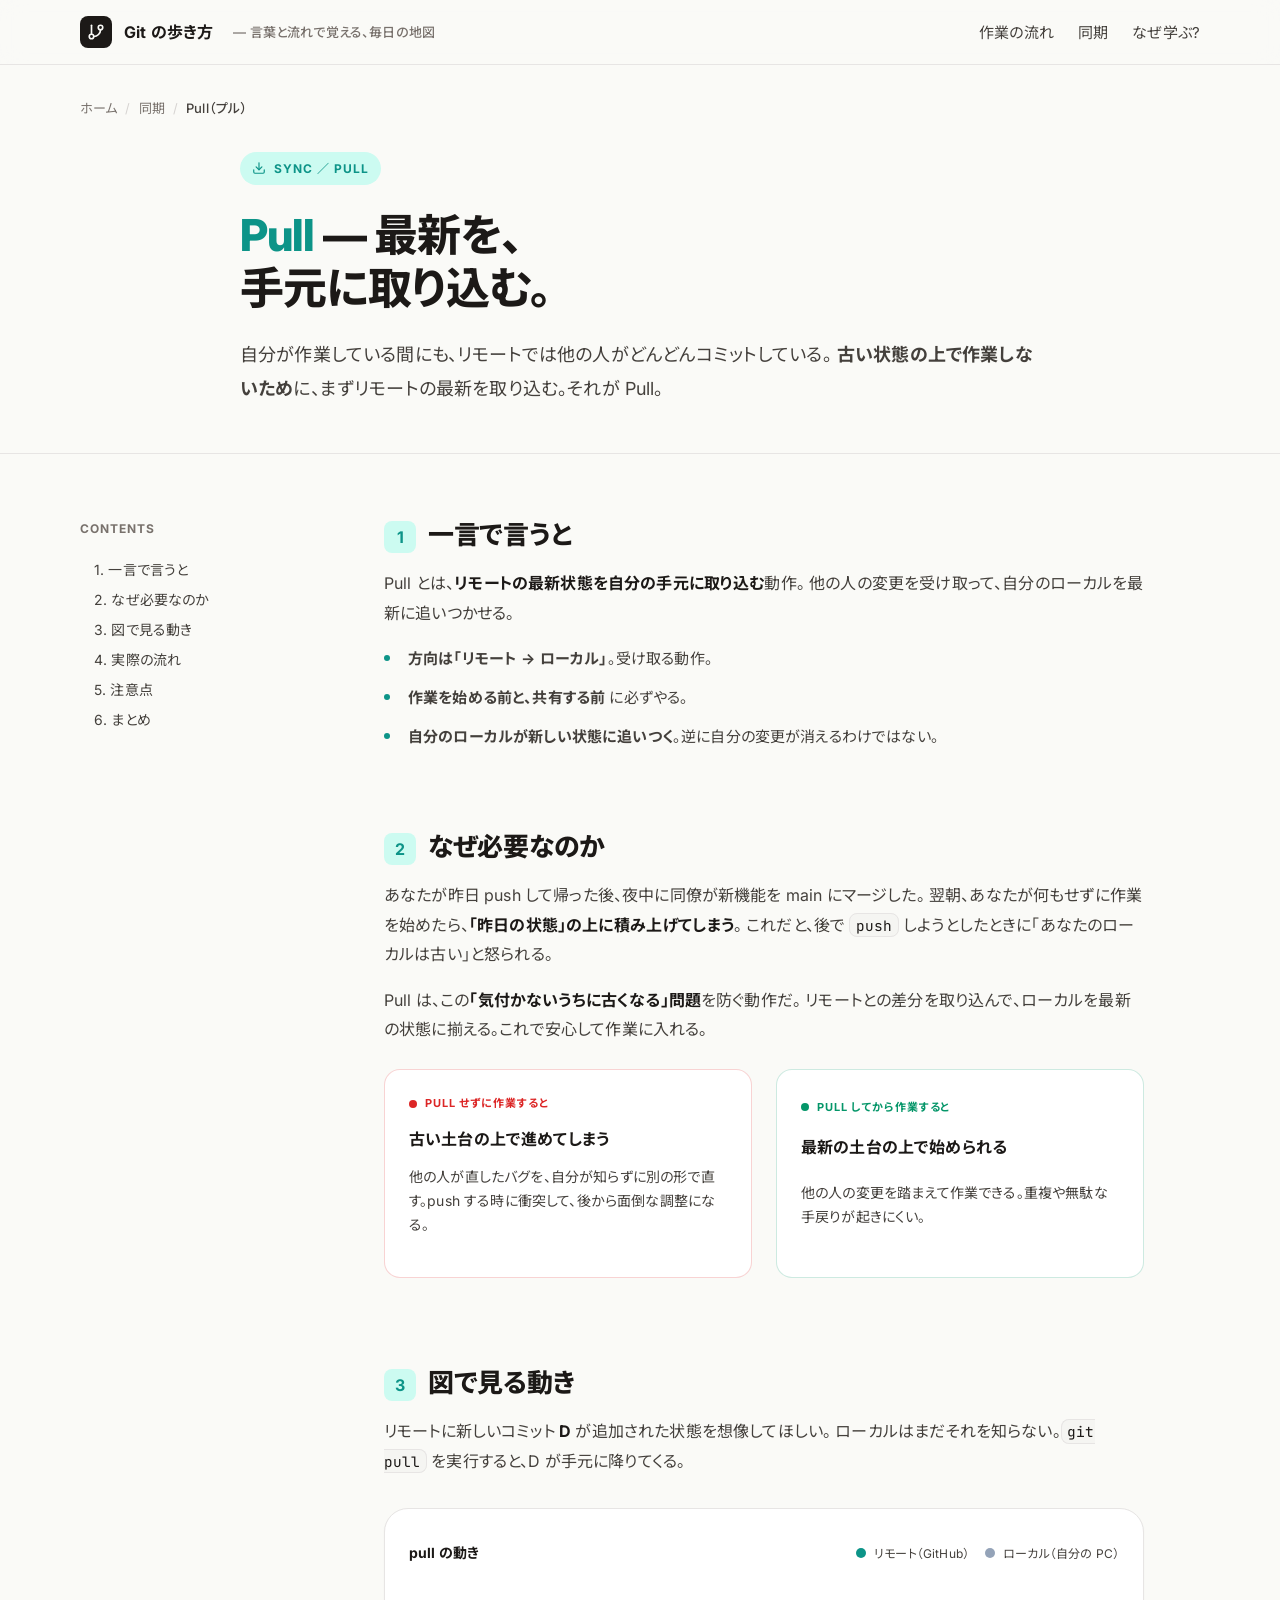
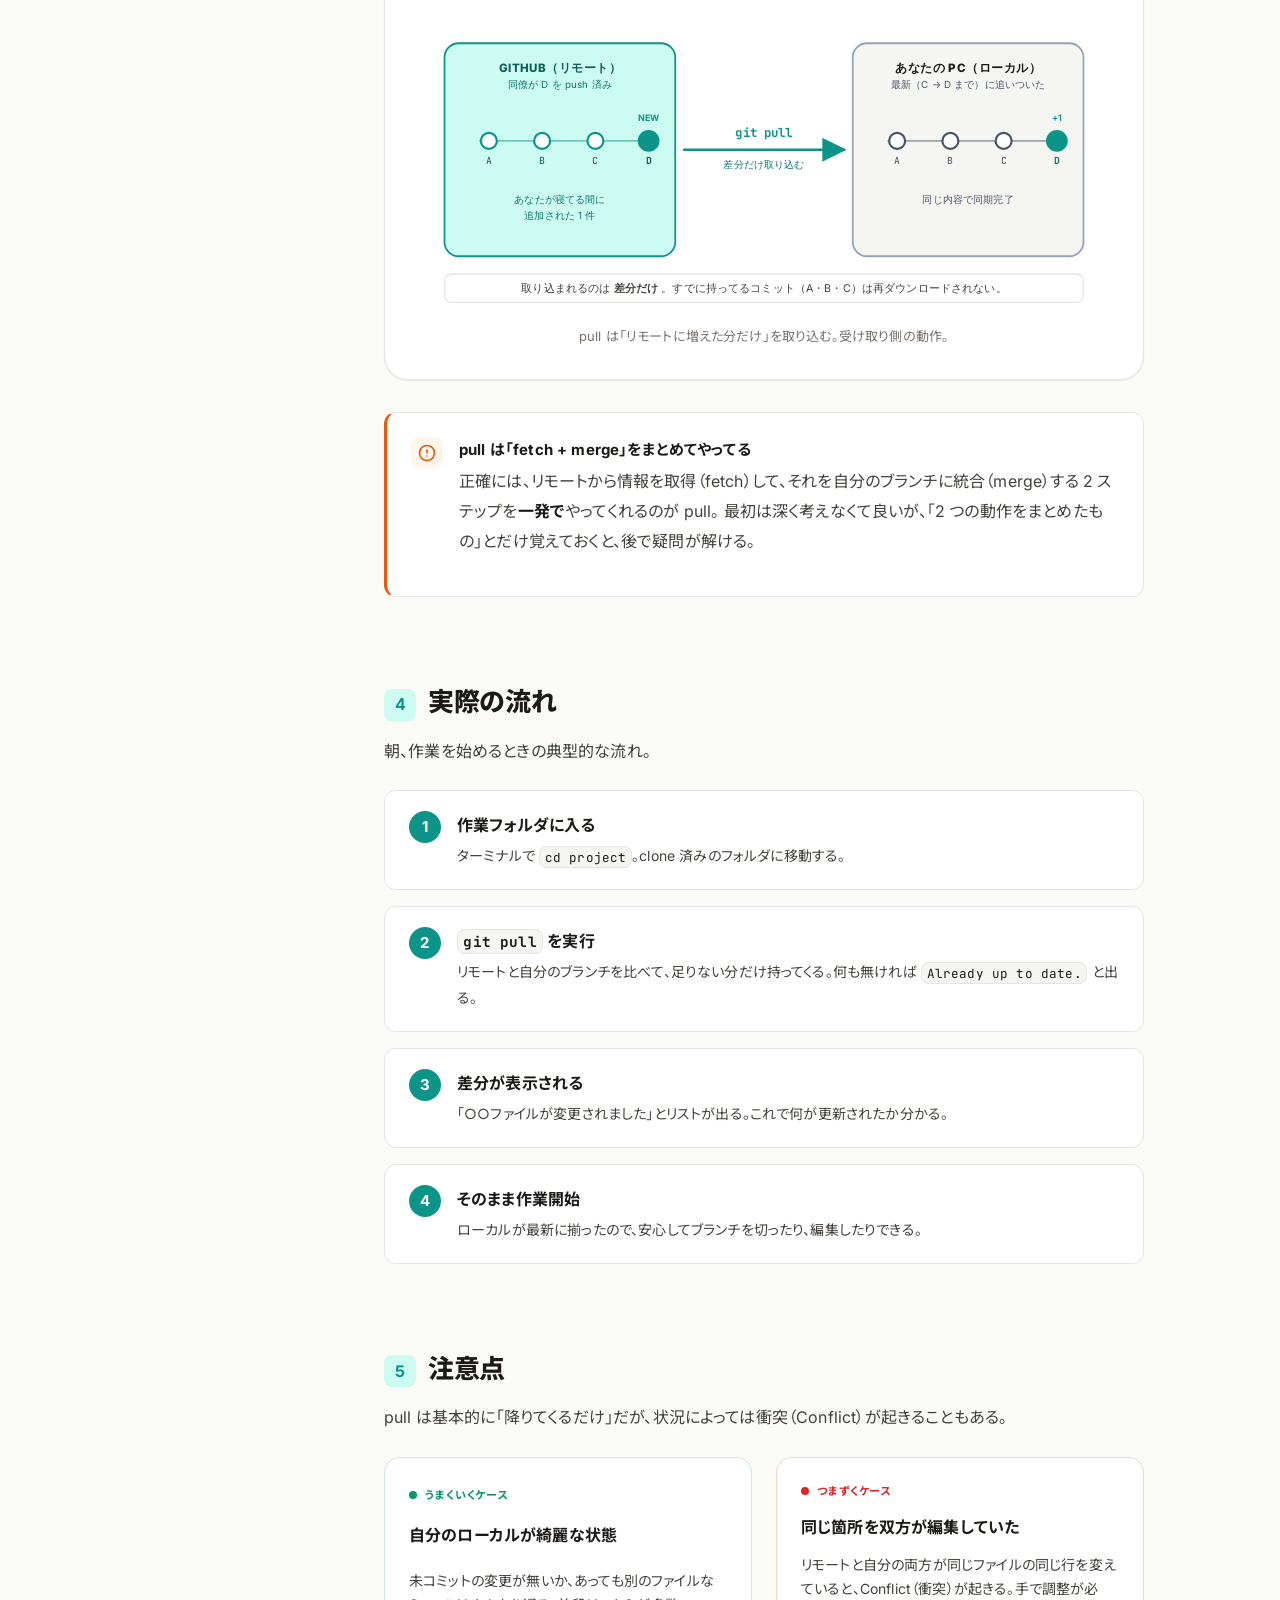
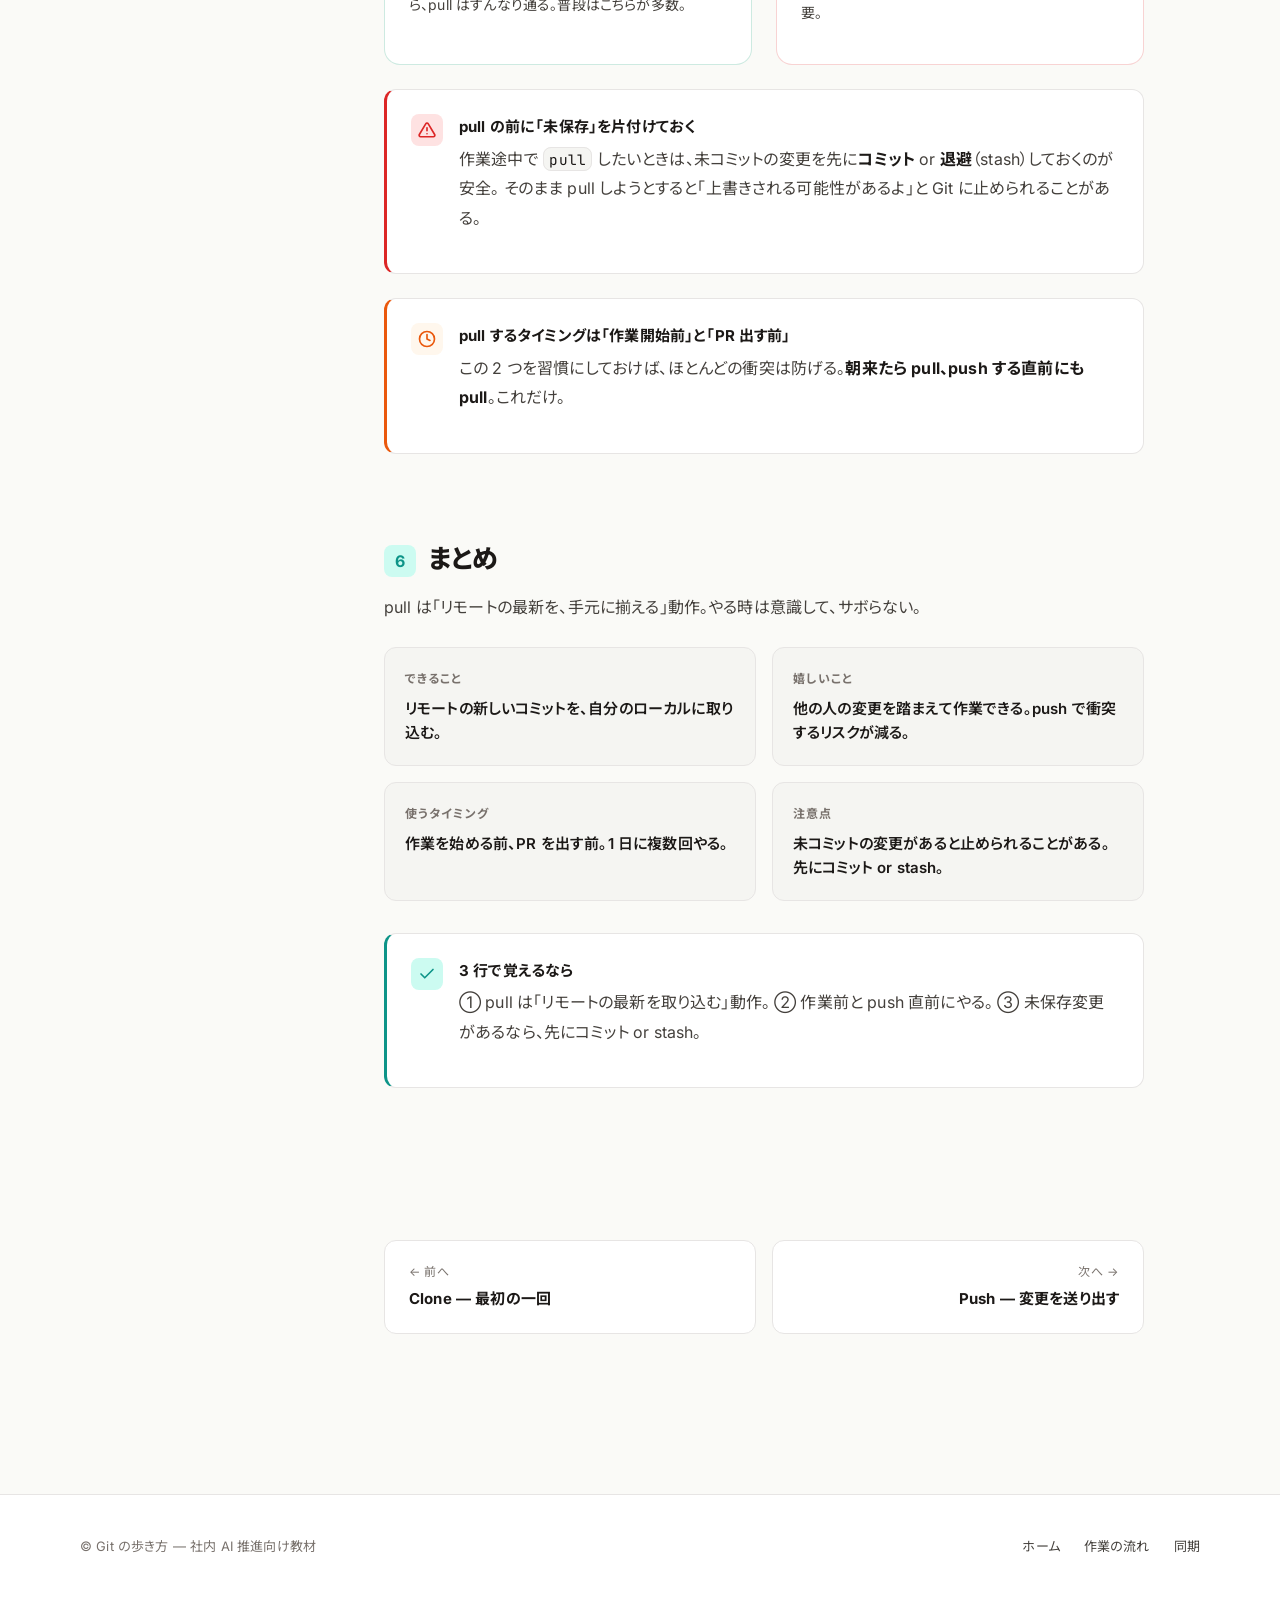
<file: pull.html>
<!doctype html>
<html lang="ja">
<head>
  <meta charset="utf-8">
  <meta name="viewport" content="width=device-width, initial-scale=1">
  <meta name="description" content="Pull（プル）の基本。リモートの最新状態を、自分の手元に取り込む動作を、図解で理解する。">
  <title>Pull — 最新を、手元に取り込む｜Git の歩き方</title>
  <link rel="preconnect" href="https://fonts.googleapis.com">
  <link rel="preconnect" href="https://fonts.gstatic.com" crossorigin>
  <link rel="stylesheet" href="https://fonts.googleapis.com/css2?family=Inter:wght@400;500;600;700;800&family=JetBrains+Mono:wght@400;500;600&family=Noto+Sans+JP:wght@400;500;700;800&display=swap">
  <link rel="stylesheet" href="styles.css">
</head>
<body class="topic-pull">
  <header class="site-header">
    <div class="container site-header__inner">
      <a class="brand" href="index.html">
        <span class="brand__mark" aria-hidden="true"><svg viewBox="0 0 24 24" fill="none" stroke="currentColor" stroke-width="2.2" stroke-linecap="round" stroke-linejoin="round"><line x1="6" y1="3" x2="6" y2="15"/><circle cx="18" cy="6" r="3"/><circle cx="6" cy="18" r="3"/><path d="M18 9a9 9 0 0 1-9 9"/></svg></span>
        <span class="brand__title">Git の歩き方</span>
        <span class="brand__sub">— 言葉と流れで覚える、毎日の地図</span>
      </a>
      <nav class="nav" aria-label="主要セクション">
        <ul class="nav__list">
          <li><a class="nav__link" href="index.html#flow">作業の流れ</a></li>
          <li><a class="nav__link" href="index.html#sync">同期</a></li>
          <li><a class="nav__link" href="index.html#why">なぜ学ぶ?</a></li>
        </ul>
      </nav>
    </div>
  </header>

  <main>
    <div class="container">
      <nav class="crumb" aria-label="パンくず">
        <a href="index.html">ホーム</a>
        <span class="crumb__sep">/</span>
        <a href="index.html#sync">同期</a>
        <span class="crumb__sep">/</span>
        <span class="crumb__current">Pull（プル）</span>
      </nav>
    </div>

    <!-- Page hero -->
    <section class="page-hero">
      <div class="container page-hero__inner">
        <span class="page-hero__tag">
          <svg viewBox="0 0 24 24" width="14" height="14" fill="none" stroke="currentColor" stroke-width="2" stroke-linecap="round" stroke-linejoin="round" aria-hidden="true"><path d="M21 15v4a2 2 0 0 1-2 2H5a2 2 0 0 1-2-2v-4"/><polyline points="7 10 12 15 17 10"/><line x1="12" y1="15" x2="12" y2="3"/></svg>
          SYNC ／ PULL
        </span>
        <h1 class="page-hero__title"><span>Pull</span> — 最新を、<br>手元に取り込む。</h1>
        <p class="page-hero__lead">
          自分が作業している間にも、リモートでは他の人がどんどんコミットしている。
          <strong>古い状態の上で作業しないため</strong>に、まずリモートの最新を取り込む。それが Pull。
        </p>
      </div>
    </section>

    <!-- Body -->
    <section class="page-body">
      <div class="container page-grid">
        <aside class="toc" aria-label="目次">
          <div class="toc__title">CONTENTS</div>
          <ul class="toc__list">
            <li><a class="toc__link" href="#one-line">1. 一言で言うと</a></li>
            <li><a class="toc__link" href="#why">2. なぜ必要なのか</a></li>
            <li><a class="toc__link" href="#diagram">3. 図で見る動き</a></li>
            <li><a class="toc__link" href="#flow">4. 実際の流れ</a></li>
            <li><a class="toc__link" href="#tips">5. 注意点</a></li>
            <li><a class="toc__link" href="#summary">6. まとめ</a></li>
          </ul>
        </aside>

        <article class="content">

          <!-- 1. 一言で言うと -->
          <section id="one-line">
            <h2><span class="num">1</span>一言で言うと</h2>
            <p class="lead">
              Pull とは、<strong>リモートの最新状態を自分の手元に取り込む</strong>動作。
              他の人の変更を受け取って、自分のローカルを最新に追いつかせる。
            </p>
            <ul class="bullets">
              <li><strong>方向は「リモート → ローカル」</strong>。受け取る動作。</li>
              <li><strong>作業を始める前と、共有する前</strong> に必ずやる。</li>
              <li><strong>自分のローカルが新しい状態に追いつく</strong>。逆に自分の変更が消えるわけではない。</li>
            </ul>
          </section>

          <!-- 2. なぜ必要 -->
          <section id="why">
            <h2><span class="num">2</span>なぜ必要なのか</h2>
            <p>
              あなたが昨日 push して帰った後、夜中に同僚が新機能を main にマージした。
              翌朝、あなたが何もせずに作業を始めたら、<strong>「昨日の状態」の上に積み上げてしまう</strong>。
              これだと、後で <code>push</code> しようとしたときに「あなたのローカルは古い」と怒られる。
            </p>
            <p>
              Pull は、この<strong>「気付かないうちに古くなる」問題</strong>を防ぐ動作だ。
              リモートとの差分を取り込んで、ローカルを最新の状態に揃える。これで安心して作業に入れる。
            </p>

            <div class="metaphor">
              <div class="metaphor-card metaphor-card--bad">
                <span class="metaphor-card__label"><span class="dot"></span>pull せずに作業すると</span>
                <h4>古い土台の上で進めてしまう</h4>
                <p>他の人が直したバグを、自分が知らずに別の形で直す。push する時に衝突して、後から面倒な調整になる。</p>
              </div>
              <div class="metaphor-card metaphor-card--good">
                <span class="metaphor-card__label"><span class="dot"></span>pull してから作業すると</span>
                <h4>最新の土台の上で始められる</h4>
                <p>他の人の変更を踏まえて作業できる。重複や無駄な手戻りが起きにくい。</p>
              </div>
            </div>
          </section>

          <!-- 3. 図で見る動き -->
          <section id="diagram">
            <h2><span class="num">3</span>図で見る動き</h2>
            <p>
              リモートに新しいコミット <strong>D</strong> が追加された状態を想像してほしい。
              ローカルはまだそれを知らない。<code>git pull</code> を実行すると、D が手元に降りてくる。
            </p>

            <figure class="diagram">
              <header class="diagram__head">
                <span class="diagram__title">pull の動き</span>
                <div class="diagram__legend">
                  <span class="diagram__legend-item"><span class="dot" style="background:#0D9488"></span>リモート（GitHub）</span>
                  <span class="diagram__legend-item"><span class="dot" style="background:#94A3B8"></span>ローカル（自分の PC）</span>
                </div>
              </header>

              <div class="diagram__svg-wrap">
                <svg viewBox="0 0 800 360" width="100%" preserveAspectRatio="xMidYMid meet" role="img" aria-label="リモートの新しいコミットが pull でローカルに取り込まれる図">
                  <defs>
                    <marker id="arrow-pull" viewBox="0 0 10 10" refX="9" refY="5" markerWidth="9" markerHeight="9" orient="auto-start-reverse">
                      <path d="M0,0 L10,5 L0,10 z" fill="#0D9488"/>
                    </marker>
                  </defs>

                  <!-- Remote box -->
                  <rect x="40" y="60" width="260" height="240" rx="16" fill="#CCFBF1" stroke="#0D9488" stroke-width="2"/>
                  <text x="170" y="92" text-anchor="middle" font-family="Inter, sans-serif" font-size="13" font-weight="800" fill="#115E59" letter-spacing="0.04em">GITHUB（リモート）</text>
                  <text x="170" y="110" text-anchor="middle" font-family="Inter, sans-serif" font-size="11" fill="#0F766E">同僚が D を push 済み</text>

                  <!-- Remote commits -->
                  <g>
                    <line x1="80" y1="170" x2="260" y2="170" stroke="#0D9488" stroke-width="2" stroke-linecap="round" opacity="0.5"/>
                    <circle cx="90" cy="170" r="9" fill="#FFFFFF" stroke="#0D9488" stroke-width="2.5"/>
                    <text x="90" y="196" text-anchor="middle" font-family="JetBrains Mono, monospace" font-size="11" fill="#115E59">A</text>
                    <circle cx="150" cy="170" r="9" fill="#FFFFFF" stroke="#0D9488" stroke-width="2.5"/>
                    <text x="150" y="196" text-anchor="middle" font-family="JetBrains Mono, monospace" font-size="11" fill="#115E59">B</text>
                    <circle cx="210" cy="170" r="9" fill="#FFFFFF" stroke="#0D9488" stroke-width="2.5"/>
                    <text x="210" y="196" text-anchor="middle" font-family="JetBrains Mono, monospace" font-size="11" fill="#115E59">C</text>
                    <circle cx="270" cy="170" r="11" fill="#0D9488" stroke="#0D9488" stroke-width="2.5"/>
                    <text x="270" y="196" text-anchor="middle" font-family="JetBrains Mono, monospace" font-size="11" font-weight="700" fill="#115E59">D</text>
                    <text x="270" y="148" text-anchor="middle" font-family="Inter, sans-serif" font-size="10" font-weight="700" fill="#0D9488">NEW</text>
                  </g>
                  <text x="170" y="240" text-anchor="middle" font-family="Inter, sans-serif" font-size="11" fill="#0F766E">あなたが寝てる間に</text>
                  <text x="170" y="258" text-anchor="middle" font-family="Inter, sans-serif" font-size="11" fill="#0F766E">追加された 1 件</text>

                  <!-- Arrow -->
                  <path d="M310 180 L490 180" stroke="#0D9488" stroke-width="3" marker-end="url(#arrow-pull)" stroke-linecap="round"/>
                  <text x="400" y="166" text-anchor="middle" font-family="JetBrains Mono, monospace" font-size="14" font-weight="700" fill="#0D9488">git pull</text>
                  <text x="400" y="200" text-anchor="middle" font-family="Inter, sans-serif" font-size="11" fill="#0F766E">差分だけ取り込む</text>

                  <!-- Local box -->
                  <rect x="500" y="60" width="260" height="240" rx="16" fill="#F5F5F2" stroke="#94A3B8" stroke-width="2"/>
                  <text x="630" y="92" text-anchor="middle" font-family="Inter, sans-serif" font-size="13" font-weight="800" fill="#1C1917" letter-spacing="0.04em">あなたの PC（ローカル）</text>
                  <text x="630" y="110" text-anchor="middle" font-family="Inter, sans-serif" font-size="11" fill="#475569">最新（C → D まで）に追いついた</text>

                  <!-- Local commits (with D added after pull) -->
                  <g>
                    <line x1="540" y1="170" x2="720" y2="170" stroke="#475569" stroke-width="2" stroke-linecap="round" opacity="0.5"/>
                    <circle cx="550" cy="170" r="9" fill="#FFFFFF" stroke="#475569" stroke-width="2.5"/>
                    <text x="550" y="196" text-anchor="middle" font-family="JetBrains Mono, monospace" font-size="11" fill="#475569">A</text>
                    <circle cx="610" cy="170" r="9" fill="#FFFFFF" stroke="#475569" stroke-width="2.5"/>
                    <text x="610" y="196" text-anchor="middle" font-family="JetBrains Mono, monospace" font-size="11" fill="#475569">B</text>
                    <circle cx="670" cy="170" r="9" fill="#FFFFFF" stroke="#475569" stroke-width="2.5"/>
                    <text x="670" y="196" text-anchor="middle" font-family="JetBrains Mono, monospace" font-size="11" fill="#475569">C</text>
                    <circle cx="730" cy="170" r="11" fill="#0D9488" stroke="#0D9488" stroke-width="2.5"/>
                    <text x="730" y="196" text-anchor="middle" font-family="JetBrains Mono, monospace" font-size="11" font-weight="700" fill="#0F766E">D</text>
                    <text x="730" y="148" text-anchor="middle" font-family="Inter, sans-serif" font-size="10" font-weight="700" fill="#0D9488">+1</text>
                  </g>
                  <text x="630" y="240" text-anchor="middle" font-family="Inter, sans-serif" font-size="11" fill="#475569">同じ内容で同期完了</text>

                  <!-- bottom note -->
                  <rect x="40" y="320" width="720" height="32" rx="8" fill="#FFFFFF" stroke="#E7E5E4" stroke-width="1.5"/>
                  <text x="400" y="340" text-anchor="middle" font-family="Inter, sans-serif" font-size="12" fill="#44403C">取り込まれるのは<tspan font-weight="700"> 差分だけ </tspan>。すでに持ってるコミット（A・B・C）は再ダウンロードされない。</text>
                </svg>
              </div>

              <figcaption class="diagram__caption">
                pull は「リモートに増えた分だけ」を取り込む。受け取り側の動作。
              </figcaption>
            </figure>

            <div class="callout">
              <span class="callout__icon" aria-hidden="true">
                <svg viewBox="0 0 24 24" fill="none" stroke="currentColor" stroke-width="2.2" stroke-linecap="round" stroke-linejoin="round"><circle cx="12" cy="12" r="10"/><line x1="12" y1="8" x2="12" y2="12"/><line x1="12" y1="16" x2="12.01" y2="16"/></svg>
              </span>
              <div>
                <div class="callout__title">pull は「fetch + merge」をまとめてやってる</div>
                <p class="callout__text">
                  正確には、リモートから情報を取得（fetch）して、それを自分のブランチに統合（merge）する 2 ステップを<strong>一発で</strong>やってくれるのが pull。
                  最初は深く考えなくて良いが、「2 つの動作をまとめたもの」とだけ覚えておくと、後で疑問が解ける。
                </p>
              </div>
            </div>
          </section>

          <!-- 4. 実際の流れ -->
          <section id="flow">
            <h2><span class="num">4</span>実際の流れ</h2>
            <p>
              朝、作業を始めるときの典型的な流れ。
            </p>

            <div class="steps">
              <div class="step">
                <span class="step__num">1</span>
                <div class="step__body">
                  <h4>作業フォルダに入る</h4>
                  <p>ターミナルで <code>cd project</code>。clone 済みのフォルダに移動する。</p>
                </div>
              </div>
              <div class="step">
                <span class="step__num">2</span>
                <div class="step__body">
                  <h4><code>git pull</code> を実行</h4>
                  <p>リモートと自分のブランチを比べて、足りない分だけ持ってくる。何も無ければ <code>Already up to date.</code> と出る。</p>
                </div>
              </div>
              <div class="step">
                <span class="step__num">3</span>
                <div class="step__body">
                  <h4>差分が表示される</h4>
                  <p>「○○ファイルが変更されました」とリストが出る。これで何が更新されたか分かる。</p>
                </div>
              </div>
              <div class="step">
                <span class="step__num">4</span>
                <div class="step__body">
                  <h4>そのまま作業開始</h4>
                  <p>ローカルが最新に揃ったので、安心してブランチを切ったり、編集したりできる。</p>
                </div>
              </div>
            </div>
          </section>

          <!-- 5. 注意点 -->
          <section id="tips">
            <h2><span class="num">5</span>注意点</h2>
            <p>
              pull は基本的に「降りてくるだけ」だが、状況によっては衝突（Conflict）が起きることもある。
            </p>

            <div class="metaphor">
              <div class="metaphor-card metaphor-card--good">
                <span class="metaphor-card__label"><span class="dot"></span>うまくいくケース</span>
                <h4>自分のローカルが綺麗な状態</h4>
                <p>未コミットの変更が無いか、あっても別のファイルなら、pull はすんなり通る。普段はこちらが多数。</p>
              </div>
              <div class="metaphor-card metaphor-card--bad">
                <span class="metaphor-card__label"><span class="dot"></span>つまずくケース</span>
                <h4>同じ箇所を双方が編集していた</h4>
                <p>リモートと自分の両方が同じファイルの同じ行を変えていると、Conflict（衝突）が起きる。手で調整が必要。</p>
              </div>
            </div>

            <div class="callout callout--warn">
              <span class="callout__icon" aria-hidden="true">
                <svg viewBox="0 0 24 24" fill="none" stroke="currentColor" stroke-width="2.2" stroke-linecap="round" stroke-linejoin="round"><path d="M10.29 3.86 1.82 18a2 2 0 0 0 1.71 3h16.94a2 2 0 0 0 1.71-3L13.71 3.86a2 2 0 0 0-3.42 0z"/><line x1="12" y1="9" x2="12" y2="13"/><line x1="12" y1="17" x2="12.01" y2="17"/></svg>
              </span>
              <div>
                <div class="callout__title">pull の前に「未保存」を片付けておく</div>
                <p class="callout__text">
                  作業途中で <code>pull</code> したいときは、未コミットの変更を先に<strong>コミット</strong> or <strong>退避</strong>（stash）しておくのが安全。
                  そのまま pull しようとすると「上書きされる可能性があるよ」と Git に止められることがある。
                </p>
              </div>
            </div>

            <div class="callout">
              <span class="callout__icon" aria-hidden="true">
                <svg viewBox="0 0 24 24" fill="none" stroke="currentColor" stroke-width="2.2" stroke-linecap="round" stroke-linejoin="round"><circle cx="12" cy="12" r="10"/><polyline points="12 6 12 12 16 14"/></svg>
              </span>
              <div>
                <div class="callout__title">pull するタイミングは「作業開始前」と「PR 出す前」</div>
                <p class="callout__text">
                  この 2 つを習慣にしておけば、ほとんどの衝突は防げる。<strong>朝来たら pull、push する直前にも pull</strong>。これだけ。
                </p>
              </div>
            </div>
          </section>

          <!-- 6. まとめ -->
          <section id="summary">
            <h2><span class="num">6</span>まとめ</h2>
            <p>
              pull は「リモートの最新を、手元に揃える」動作。やる時は意識して、サボらない。
            </p>

            <div class="summary">
              <div class="summary-item">
                <div class="summary-item__label">できること</div>
                <div class="summary-item__value">リモートの新しいコミットを、自分のローカルに取り込む。</div>
              </div>
              <div class="summary-item">
                <div class="summary-item__label">嬉しいこと</div>
                <div class="summary-item__value">他の人の変更を踏まえて作業できる。push で衝突するリスクが減る。</div>
              </div>
              <div class="summary-item">
                <div class="summary-item__label">使うタイミング</div>
                <div class="summary-item__value">作業を始める前、PR を出す前。1 日に複数回やる。</div>
              </div>
              <div class="summary-item">
                <div class="summary-item__label">注意点</div>
                <div class="summary-item__value">未コミットの変更があると止められることがある。先にコミット or stash。</div>
              </div>
            </div>

            <div class="callout callout--ok" style="margin-top: var(--sp-8);">
              <span class="callout__icon" aria-hidden="true">
                <svg viewBox="0 0 24 24" fill="none" stroke="currentColor" stroke-width="2.2" stroke-linecap="round" stroke-linejoin="round"><polyline points="20 6 9 17 4 12"/></svg>
              </span>
              <div>
                <div class="callout__title">3 行で覚えるなら</div>
                <p class="callout__text">
                  ① pull は「リモートの最新を取り込む」動作。
                  ② 作業前と push 直前にやる。
                  ③ 未保存変更があるなら、先にコミット or stash。
                </p>
              </div>
            </div>
          </section>

          <!-- Pager -->
          <nav class="pager" aria-label="前後のページ">
            <a class="pager-link" href="clone.html">
              <span class="pager-link__label">← 前へ</span>
              <span class="pager-link__title">Clone — 最初の一回</span>
            </a>
            <a class="pager-link pager-link--next" href="push.html">
              <span class="pager-link__label">次へ →</span>
              <span class="pager-link__title">Push — 変更を送り出す</span>
            </a>
          </nav>

        </article>
      </div>
    </section>
  </main>

  <footer class="site-footer">
    <div class="container site-footer__inner">
      <p class="site-footer__copy">© Git の歩き方 — 社内 AI 推進向け教材</p>
      <nav class="site-footer__nav" aria-label="フッターナビ">
        <a href="index.html">ホーム</a>
        <a href="index.html#flow">作業の流れ</a>
        <a href="index.html#sync">同期</a>
      </nav>
    </div>
  </footer>
</body>
</html>
</file>
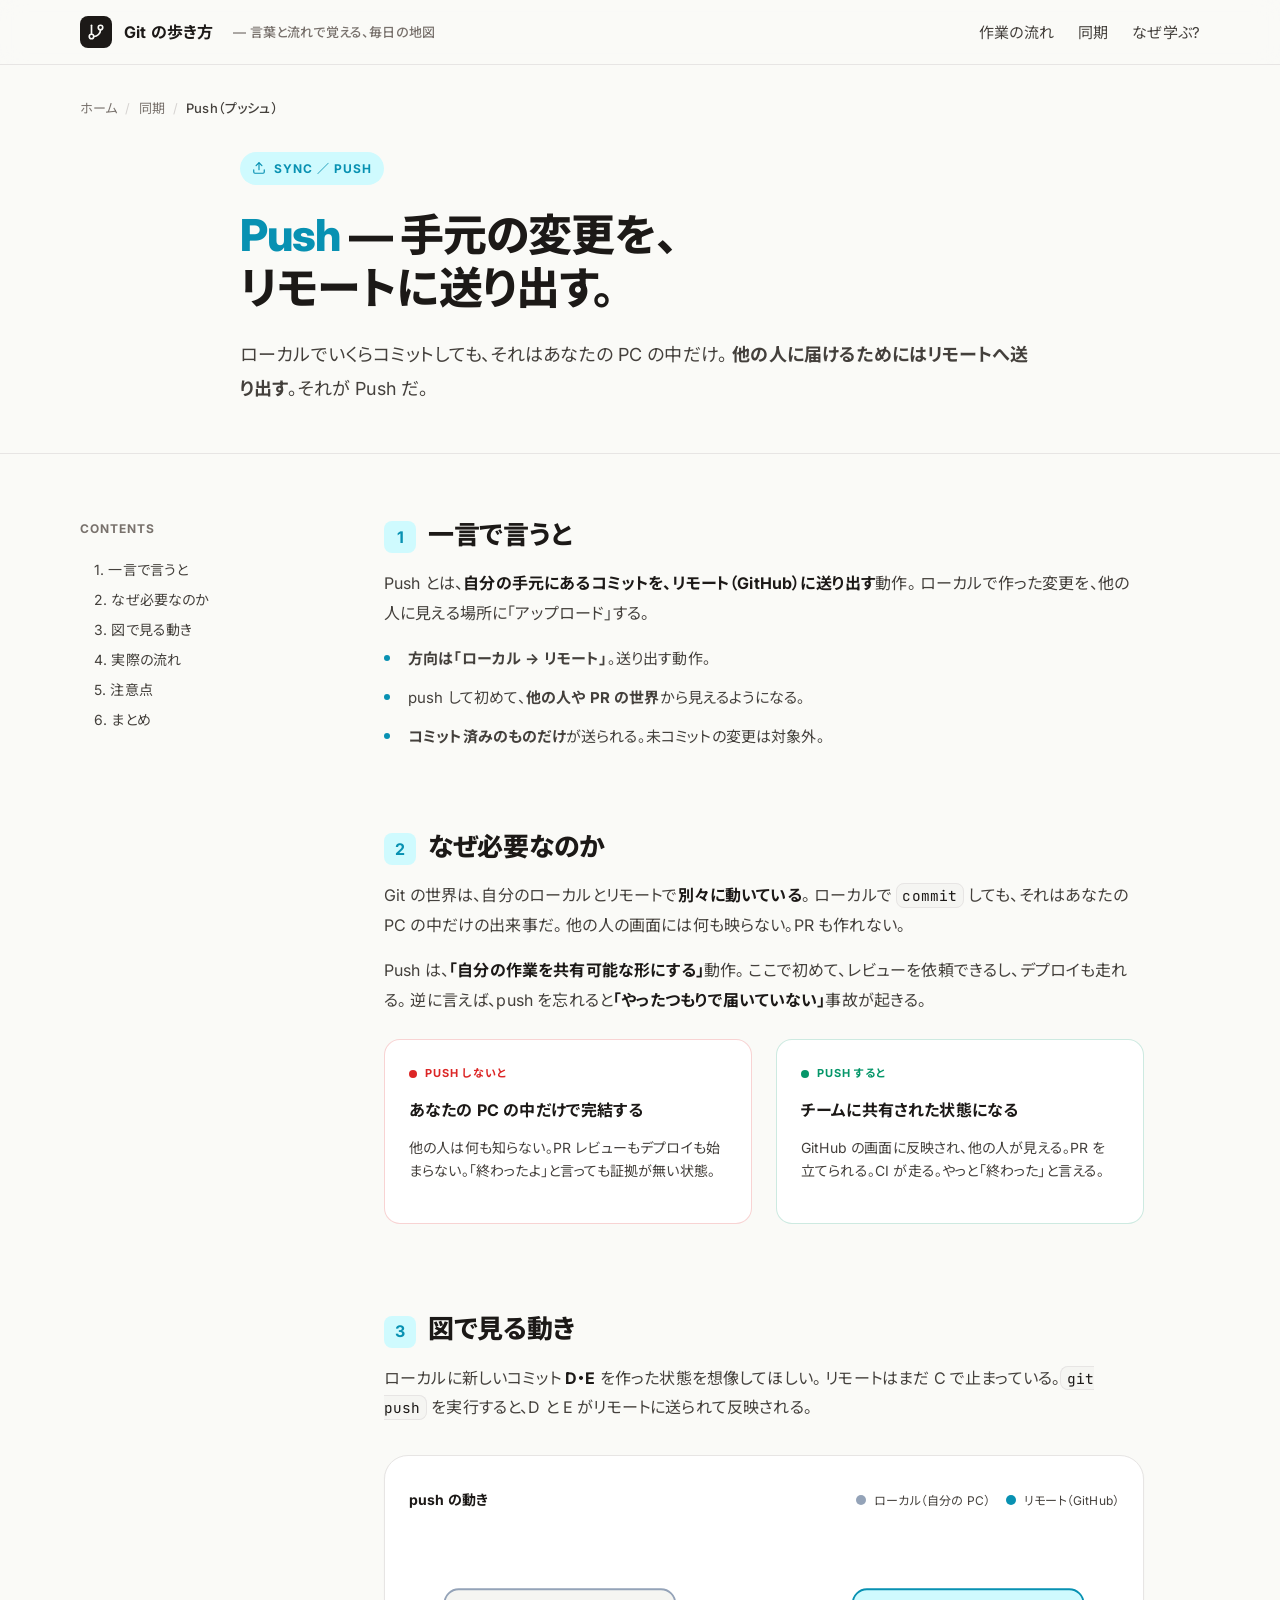
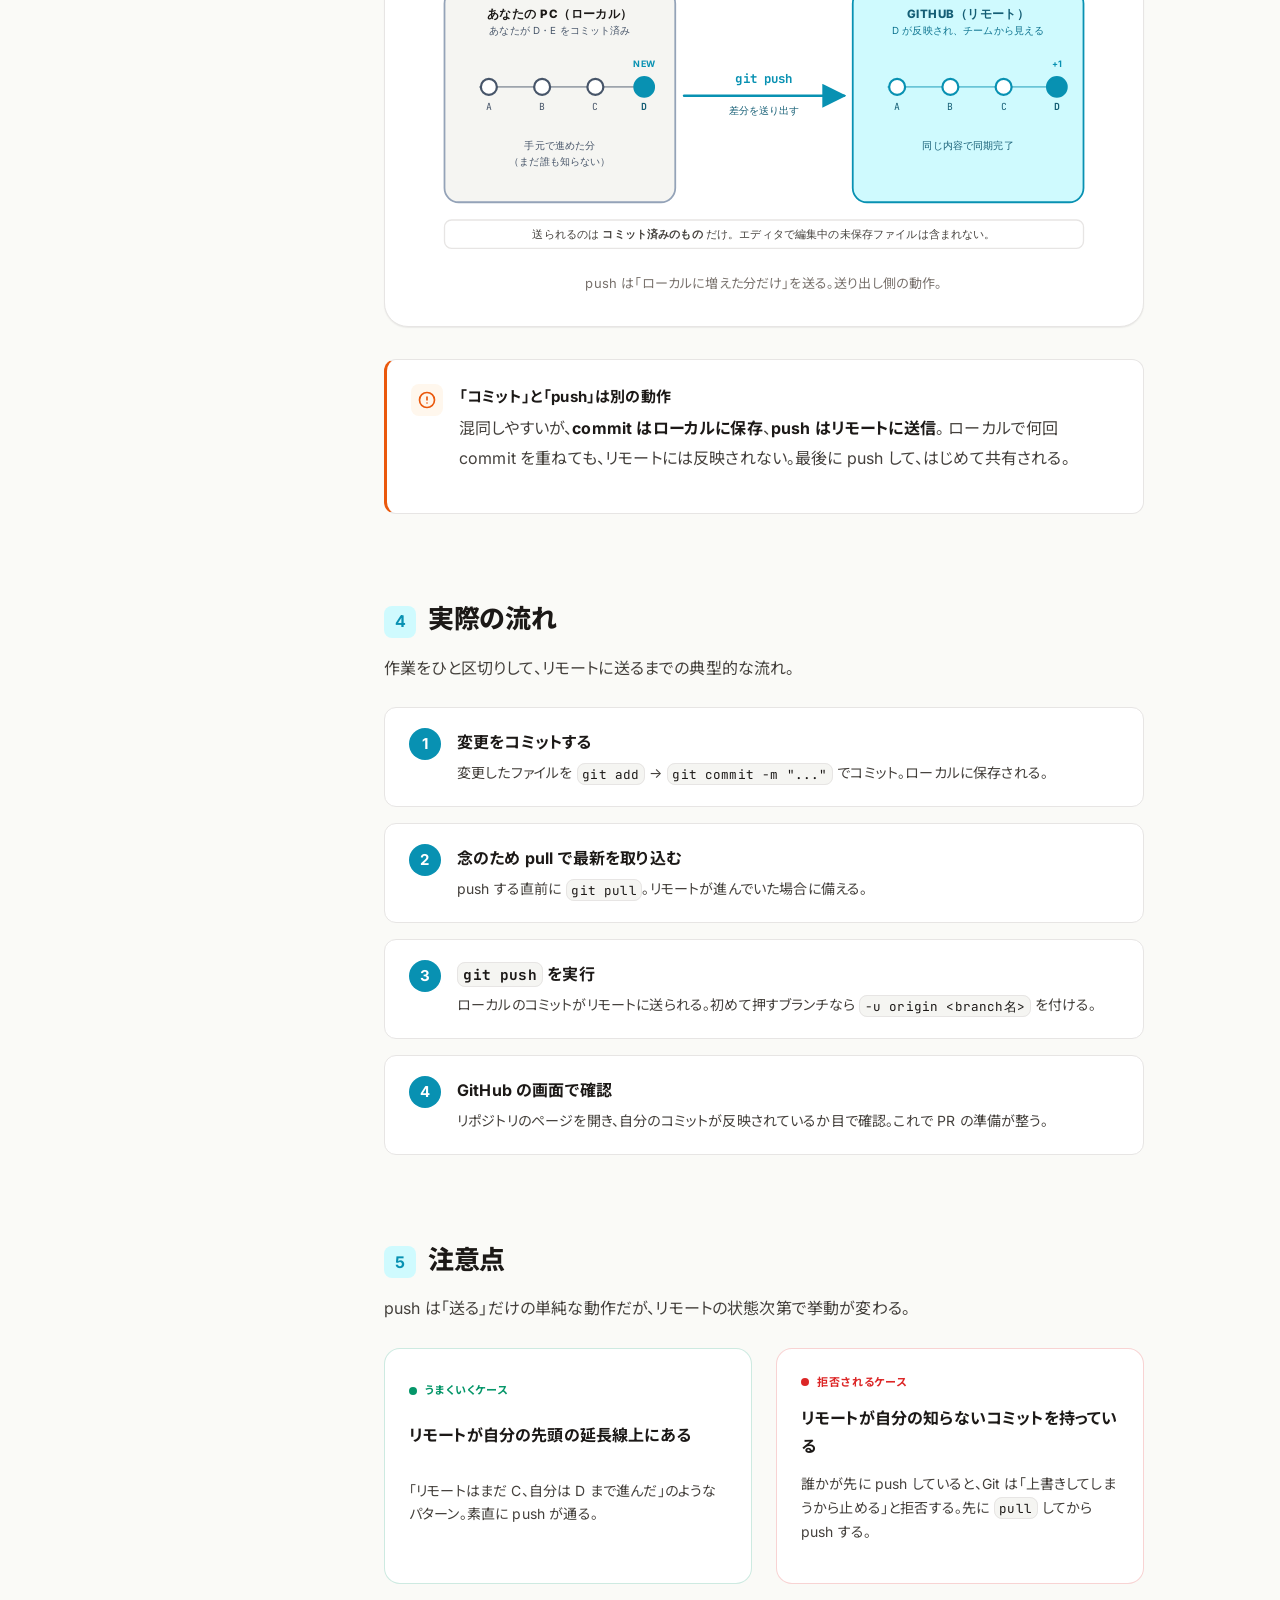
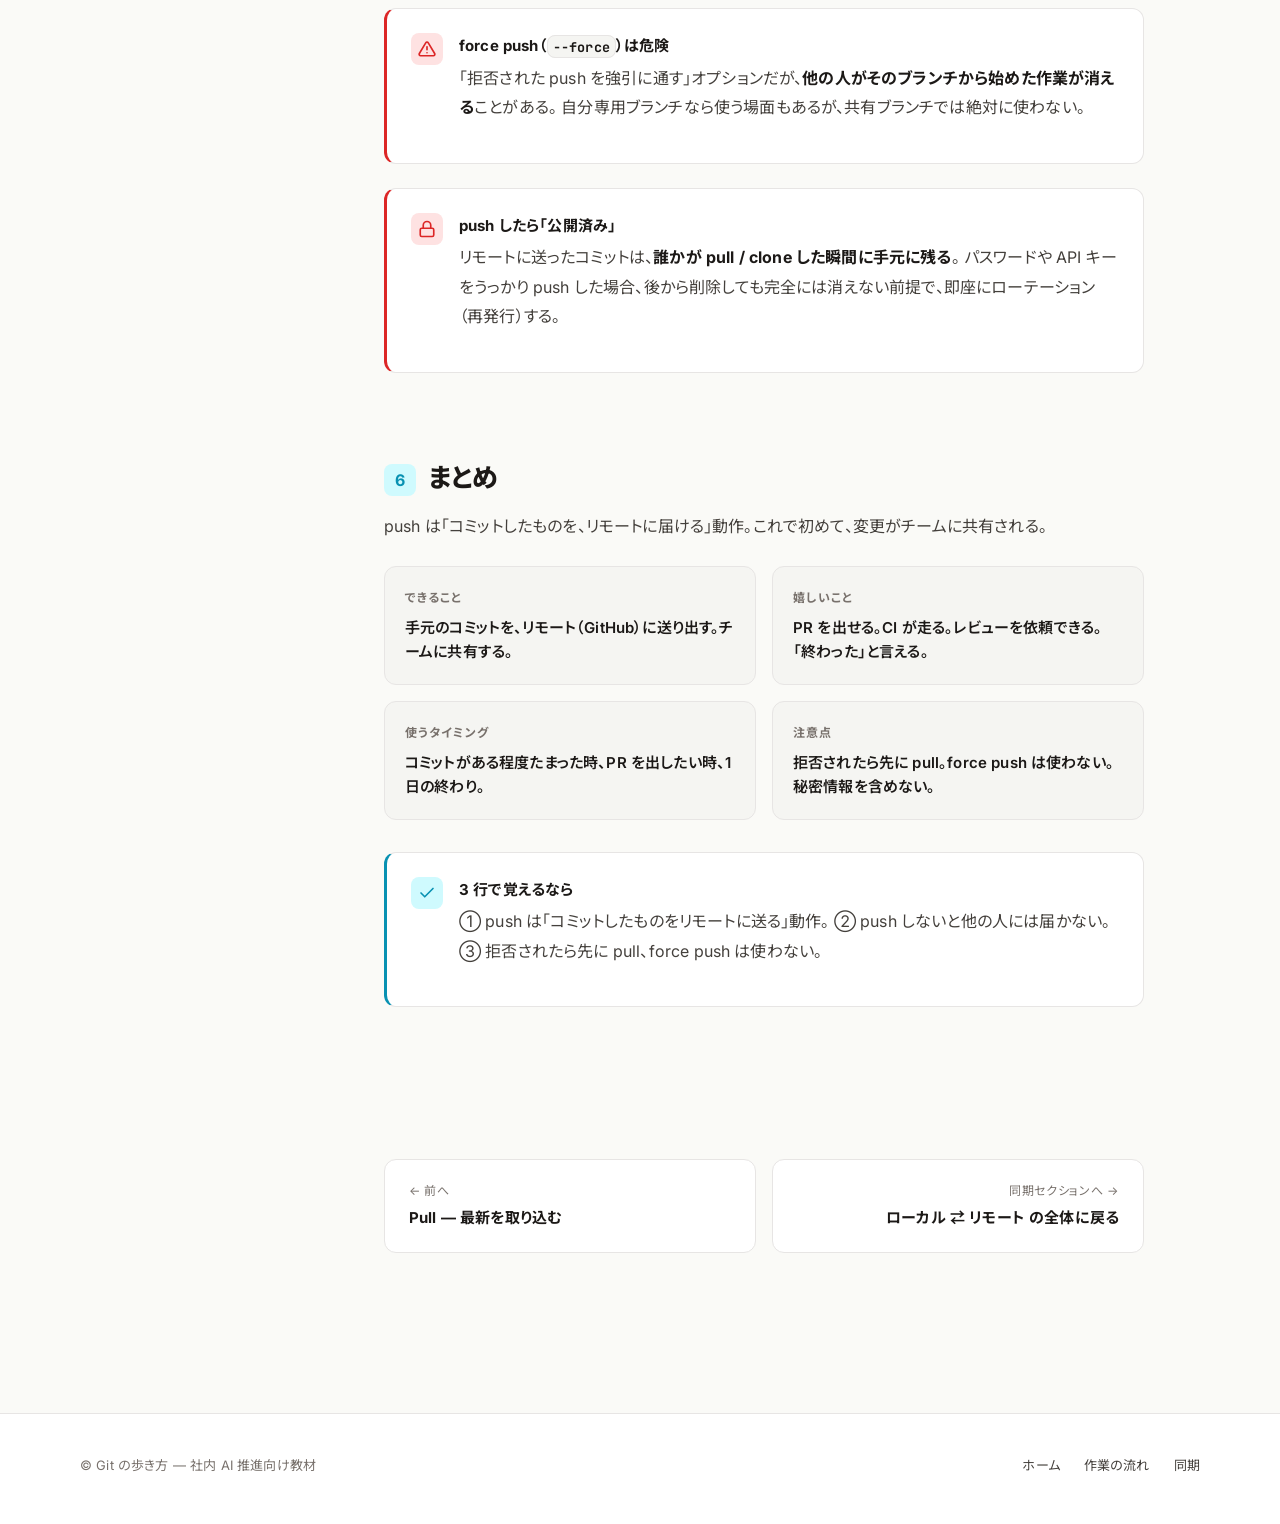
<file: push.html>
<!doctype html>
<html lang="ja">
<head>
  <meta charset="utf-8">
  <meta name="viewport" content="width=device-width, initial-scale=1">
  <meta name="description" content="Push（プッシュ）の基本。自分の手元のコミットをリモートに送り出して、他の人に共有する動作を、図解で理解する。">
  <title>Push — 手元の変更を、リモートに送り出す｜Git の歩き方</title>
  <link rel="preconnect" href="https://fonts.googleapis.com">
  <link rel="preconnect" href="https://fonts.gstatic.com" crossorigin>
  <link rel="stylesheet" href="https://fonts.googleapis.com/css2?family=Inter:wght@400;500;600;700;800&family=JetBrains+Mono:wght@400;500;600&family=Noto+Sans+JP:wght@400;500;700;800&display=swap">
  <link rel="stylesheet" href="styles.css">
</head>
<body class="topic-push">
  <header class="site-header">
    <div class="container site-header__inner">
      <a class="brand" href="index.html">
        <span class="brand__mark" aria-hidden="true"><svg viewBox="0 0 24 24" fill="none" stroke="currentColor" stroke-width="2.2" stroke-linecap="round" stroke-linejoin="round"><line x1="6" y1="3" x2="6" y2="15"/><circle cx="18" cy="6" r="3"/><circle cx="6" cy="18" r="3"/><path d="M18 9a9 9 0 0 1-9 9"/></svg></span>
        <span class="brand__title">Git の歩き方</span>
        <span class="brand__sub">— 言葉と流れで覚える、毎日の地図</span>
      </a>
      <nav class="nav" aria-label="主要セクション">
        <ul class="nav__list">
          <li><a class="nav__link" href="index.html#flow">作業の流れ</a></li>
          <li><a class="nav__link" href="index.html#sync">同期</a></li>
          <li><a class="nav__link" href="index.html#why">なぜ学ぶ?</a></li>
        </ul>
      </nav>
    </div>
  </header>

  <main>
    <div class="container">
      <nav class="crumb" aria-label="パンくず">
        <a href="index.html">ホーム</a>
        <span class="crumb__sep">/</span>
        <a href="index.html#sync">同期</a>
        <span class="crumb__sep">/</span>
        <span class="crumb__current">Push（プッシュ）</span>
      </nav>
    </div>

    <!-- Page hero -->
    <section class="page-hero">
      <div class="container page-hero__inner">
        <span class="page-hero__tag">
          <svg viewBox="0 0 24 24" width="14" height="14" fill="none" stroke="currentColor" stroke-width="2" stroke-linecap="round" stroke-linejoin="round" aria-hidden="true"><path d="M21 15v4a2 2 0 0 1-2 2H5a2 2 0 0 1-2-2v-4"/><polyline points="17 8 12 3 7 8"/><line x1="12" y1="3" x2="12" y2="15"/></svg>
          SYNC ／ PUSH
        </span>
        <h1 class="page-hero__title"><span>Push</span> — 手元の変更を、<br>リモートに送り出す。</h1>
        <p class="page-hero__lead">
          ローカルでいくらコミットしても、それはあなたの PC の中だけ。
          <strong>他の人に届けるためにはリモートへ送り出す</strong>。それが Push だ。
        </p>
      </div>
    </section>

    <!-- Body -->
    <section class="page-body">
      <div class="container page-grid">
        <aside class="toc" aria-label="目次">
          <div class="toc__title">CONTENTS</div>
          <ul class="toc__list">
            <li><a class="toc__link" href="#one-line">1. 一言で言うと</a></li>
            <li><a class="toc__link" href="#why">2. なぜ必要なのか</a></li>
            <li><a class="toc__link" href="#diagram">3. 図で見る動き</a></li>
            <li><a class="toc__link" href="#flow">4. 実際の流れ</a></li>
            <li><a class="toc__link" href="#tips">5. 注意点</a></li>
            <li><a class="toc__link" href="#summary">6. まとめ</a></li>
          </ul>
        </aside>

        <article class="content">

          <!-- 1. 一言で言うと -->
          <section id="one-line">
            <h2><span class="num">1</span>一言で言うと</h2>
            <p class="lead">
              Push とは、<strong>自分の手元にあるコミットを、リモート（GitHub）に送り出す</strong>動作。
              ローカルで作った変更を、他の人に見える場所に「アップロード」する。
            </p>
            <ul class="bullets">
              <li><strong>方向は「ローカル → リモート」</strong>。送り出す動作。</li>
              <li>push して初めて、<strong>他の人や PR の世界</strong>から見えるようになる。</li>
              <li><strong>コミット済みのものだけ</strong>が送られる。未コミットの変更は対象外。</li>
            </ul>
          </section>

          <!-- 2. なぜ必要 -->
          <section id="why">
            <h2><span class="num">2</span>なぜ必要なのか</h2>
            <p>
              Git の世界は、自分のローカルとリモートで<strong>別々に動いている</strong>。
              ローカルで <code>commit</code> しても、それはあなたの PC の中だけの出来事だ。
              他の人の画面には何も映らない。PR も作れない。
            </p>
            <p>
              Push は、<strong>「自分の作業を共有可能な形にする」</strong>動作。
              ここで初めて、レビューを依頼できるし、デプロイも走れる。
              逆に言えば、push を忘れると<strong>「やったつもりで届いていない」</strong>事故が起きる。
            </p>

            <div class="metaphor">
              <div class="metaphor-card metaphor-card--bad">
                <span class="metaphor-card__label"><span class="dot"></span>push しないと</span>
                <h4>あなたの PC の中だけで完結する</h4>
                <p>他の人は何も知らない。PR レビューもデプロイも始まらない。「終わったよ」と言っても証拠が無い状態。</p>
              </div>
              <div class="metaphor-card metaphor-card--good">
                <span class="metaphor-card__label"><span class="dot"></span>push すると</span>
                <h4>チームに共有された状態になる</h4>
                <p>GitHub の画面に反映され、他の人が見える。PR を立てられる。CI が走る。やっと「終わった」と言える。</p>
              </div>
            </div>
          </section>

          <!-- 3. 図で見る動き -->
          <section id="diagram">
            <h2><span class="num">3</span>図で見る動き</h2>
            <p>
              ローカルに新しいコミット <strong>D・E</strong> を作った状態を想像してほしい。
              リモートはまだ C で止まっている。<code>git push</code> を実行すると、D と E がリモートに送られて反映される。
            </p>

            <figure class="diagram">
              <header class="diagram__head">
                <span class="diagram__title">push の動き</span>
                <div class="diagram__legend">
                  <span class="diagram__legend-item"><span class="dot" style="background:#94A3B8"></span>ローカル（自分の PC）</span>
                  <span class="diagram__legend-item"><span class="dot" style="background:#0891B2"></span>リモート（GitHub）</span>
                </div>
              </header>

              <div class="diagram__svg-wrap">
                <svg viewBox="0 0 800 360" width="100%" preserveAspectRatio="xMidYMid meet" role="img" aria-label="ローカルの新しいコミットが push でリモートに送られる図">
                  <defs>
                    <marker id="arrow-push" viewBox="0 0 10 10" refX="9" refY="5" markerWidth="9" markerHeight="9" orient="auto-start-reverse">
                      <path d="M0,0 L10,5 L0,10 z" fill="#0891B2"/>
                    </marker>
                  </defs>

                  <!-- Local box -->
                  <rect x="40" y="60" width="260" height="240" rx="16" fill="#F5F5F2" stroke="#94A3B8" stroke-width="2"/>
                  <text x="170" y="92" text-anchor="middle" font-family="Inter, sans-serif" font-size="13" font-weight="800" fill="#1C1917" letter-spacing="0.04em">あなたの PC（ローカル）</text>
                  <text x="170" y="110" text-anchor="middle" font-family="Inter, sans-serif" font-size="11" fill="#475569">あなたが D・E をコミット済み</text>

                  <!-- Local commits -->
                  <g>
                    <line x1="80" y1="170" x2="260" y2="170" stroke="#475569" stroke-width="2" stroke-linecap="round" opacity="0.5"/>
                    <circle cx="90" cy="170" r="9" fill="#FFFFFF" stroke="#475569" stroke-width="2.5"/>
                    <text x="90" y="196" text-anchor="middle" font-family="JetBrains Mono, monospace" font-size="11" fill="#475569">A</text>
                    <circle cx="150" cy="170" r="9" fill="#FFFFFF" stroke="#475569" stroke-width="2.5"/>
                    <text x="150" y="196" text-anchor="middle" font-family="JetBrains Mono, monospace" font-size="11" fill="#475569">B</text>
                    <circle cx="210" cy="170" r="9" fill="#FFFFFF" stroke="#475569" stroke-width="2.5"/>
                    <text x="210" y="196" text-anchor="middle" font-family="JetBrains Mono, monospace" font-size="11" fill="#475569">C</text>
                    <circle cx="265" cy="170" r="11" fill="#0891B2" stroke="#0891B2" stroke-width="2.5"/>
                    <text x="265" y="196" text-anchor="middle" font-family="JetBrains Mono, monospace" font-size="11" font-weight="700" fill="#155E75">D</text>
                    <text x="265" y="148" text-anchor="middle" font-family="Inter, sans-serif" font-size="10" font-weight="700" fill="#0891B2">NEW</text>
                  </g>
                  <text x="170" y="240" text-anchor="middle" font-family="Inter, sans-serif" font-size="11" fill="#475569">手元で進めた分</text>
                  <text x="170" y="258" text-anchor="middle" font-family="Inter, sans-serif" font-size="11" fill="#475569">（まだ誰も知らない）</text>

                  <!-- Arrow -->
                  <path d="M310 180 L490 180" stroke="#0891B2" stroke-width="3" marker-end="url(#arrow-push)" stroke-linecap="round"/>
                  <text x="400" y="166" text-anchor="middle" font-family="JetBrains Mono, monospace" font-size="14" font-weight="700" fill="#0891B2">git push</text>
                  <text x="400" y="200" text-anchor="middle" font-family="Inter, sans-serif" font-size="11" fill="#155E75">差分を送り出す</text>

                  <!-- Remote box -->
                  <rect x="500" y="60" width="260" height="240" rx="16" fill="#CFFAFE" stroke="#0891B2" stroke-width="2"/>
                  <text x="630" y="92" text-anchor="middle" font-family="Inter, sans-serif" font-size="13" font-weight="800" fill="#155E75" letter-spacing="0.04em">GITHUB（リモート）</text>
                  <text x="630" y="110" text-anchor="middle" font-family="Inter, sans-serif" font-size="11" fill="#0E7490">D が反映され、チームから見える</text>

                  <!-- Remote commits (with D added after push) -->
                  <g>
                    <line x1="540" y1="170" x2="720" y2="170" stroke="#0891B2" stroke-width="2" stroke-linecap="round" opacity="0.5"/>
                    <circle cx="550" cy="170" r="9" fill="#FFFFFF" stroke="#0891B2" stroke-width="2.5"/>
                    <text x="550" y="196" text-anchor="middle" font-family="JetBrains Mono, monospace" font-size="11" fill="#155E75">A</text>
                    <circle cx="610" cy="170" r="9" fill="#FFFFFF" stroke="#0891B2" stroke-width="2.5"/>
                    <text x="610" y="196" text-anchor="middle" font-family="JetBrains Mono, monospace" font-size="11" fill="#155E75">B</text>
                    <circle cx="670" cy="170" r="9" fill="#FFFFFF" stroke="#0891B2" stroke-width="2.5"/>
                    <text x="670" y="196" text-anchor="middle" font-family="JetBrains Mono, monospace" font-size="11" fill="#155E75">C</text>
                    <circle cx="730" cy="170" r="11" fill="#0891B2" stroke="#0891B2" stroke-width="2.5"/>
                    <text x="730" y="196" text-anchor="middle" font-family="JetBrains Mono, monospace" font-size="11" font-weight="700" fill="#155E75">D</text>
                    <text x="730" y="148" text-anchor="middle" font-family="Inter, sans-serif" font-size="10" font-weight="700" fill="#0891B2">+1</text>
                  </g>
                  <text x="630" y="240" text-anchor="middle" font-family="Inter, sans-serif" font-size="11" fill="#155E75">同じ内容で同期完了</text>

                  <!-- bottom note -->
                  <rect x="40" y="320" width="720" height="32" rx="8" fill="#FFFFFF" stroke="#E7E5E4" stroke-width="1.5"/>
                  <text x="400" y="340" text-anchor="middle" font-family="Inter, sans-serif" font-size="12" fill="#44403C">送られるのは<tspan font-weight="700"> コミット済みのもの </tspan>だけ。エディタで編集中の未保存ファイルは含まれない。</text>
                </svg>
              </div>

              <figcaption class="diagram__caption">
                push は「ローカルに増えた分だけ」を送る。送り出し側の動作。
              </figcaption>
            </figure>

            <div class="callout">
              <span class="callout__icon" aria-hidden="true">
                <svg viewBox="0 0 24 24" fill="none" stroke="currentColor" stroke-width="2.2" stroke-linecap="round" stroke-linejoin="round"><circle cx="12" cy="12" r="10"/><line x1="12" y1="8" x2="12" y2="12"/><line x1="12" y1="16" x2="12.01" y2="16"/></svg>
              </span>
              <div>
                <div class="callout__title">「コミット」と「push」は別の動作</div>
                <p class="callout__text">
                  混同しやすいが、<strong>commit はローカルに保存</strong>、<strong>push はリモートに送信</strong>。
                  ローカルで何回 commit を重ねても、リモートには反映されない。最後に push して、はじめて共有される。
                </p>
              </div>
            </div>
          </section>

          <!-- 4. 実際の流れ -->
          <section id="flow">
            <h2><span class="num">4</span>実際の流れ</h2>
            <p>
              作業をひと区切りして、リモートに送るまでの典型的な流れ。
            </p>

            <div class="steps">
              <div class="step">
                <span class="step__num">1</span>
                <div class="step__body">
                  <h4>変更をコミットする</h4>
                  <p>変更したファイルを <code>git add</code> → <code>git commit -m "..."</code> でコミット。ローカルに保存される。</p>
                </div>
              </div>
              <div class="step">
                <span class="step__num">2</span>
                <div class="step__body">
                  <h4>念のため pull で最新を取り込む</h4>
                  <p>push する直前に <code>git pull</code>。リモートが進んでいた場合に備える。</p>
                </div>
              </div>
              <div class="step">
                <span class="step__num">3</span>
                <div class="step__body">
                  <h4><code>git push</code> を実行</h4>
                  <p>ローカルのコミットがリモートに送られる。初めて押すブランチなら <code>-u origin &lt;branch名&gt;</code> を付ける。</p>
                </div>
              </div>
              <div class="step">
                <span class="step__num">4</span>
                <div class="step__body">
                  <h4>GitHub の画面で確認</h4>
                  <p>リポジトリのページを開き、自分のコミットが反映されているか目で確認。これで PR の準備が整う。</p>
                </div>
              </div>
            </div>
          </section>

          <!-- 5. 注意点 -->
          <section id="tips">
            <h2><span class="num">5</span>注意点</h2>
            <p>
              push は「送る」だけの単純な動作だが、リモートの状態次第で挙動が変わる。
            </p>

            <div class="metaphor">
              <div class="metaphor-card metaphor-card--good">
                <span class="metaphor-card__label"><span class="dot"></span>うまくいくケース</span>
                <h4>リモートが自分の先頭の延長線上にある</h4>
                <p>「リモートはまだ C、自分は D まで進んだ」のようなパターン。素直に push が通る。</p>
              </div>
              <div class="metaphor-card metaphor-card--bad">
                <span class="metaphor-card__label"><span class="dot"></span>拒否されるケース</span>
                <h4>リモートが自分の知らないコミットを持っている</h4>
                <p>誰かが先に push していると、Git は「上書きしてしまうから止める」と拒否する。先に <code>pull</code> してから push する。</p>
              </div>
            </div>

            <div class="callout callout--warn">
              <span class="callout__icon" aria-hidden="true">
                <svg viewBox="0 0 24 24" fill="none" stroke="currentColor" stroke-width="2.2" stroke-linecap="round" stroke-linejoin="round"><path d="M10.29 3.86 1.82 18a2 2 0 0 0 1.71 3h16.94a2 2 0 0 0 1.71-3L13.71 3.86a2 2 0 0 0-3.42 0z"/><line x1="12" y1="9" x2="12" y2="13"/><line x1="12" y1="17" x2="12.01" y2="17"/></svg>
              </span>
              <div>
                <div class="callout__title">force push（<code>--force</code>）は危険</div>
                <p class="callout__text">
                  「拒否された push を強引に通す」オプションだが、<strong>他の人がそのブランチから始めた作業が消える</strong>ことがある。
                  自分専用ブランチなら使う場面もあるが、共有ブランチでは絶対に使わない。
                </p>
              </div>
            </div>

            <div class="callout callout--warn">
              <span class="callout__icon" aria-hidden="true">
                <svg viewBox="0 0 24 24" fill="none" stroke="currentColor" stroke-width="2.2" stroke-linecap="round" stroke-linejoin="round"><rect x="3" y="11" width="18" height="11" rx="2"/><path d="M7 11V7a5 5 0 0 1 10 0v4"/></svg>
              </span>
              <div>
                <div class="callout__title">push したら「公開済み」</div>
                <p class="callout__text">
                  リモートに送ったコミットは、<strong>誰かが pull / clone した瞬間に手元に残る</strong>。
                  パスワードや API キーをうっかり push した場合、後から削除しても完全には消えない前提で、即座にローテーション（再発行）する。
                </p>
              </div>
            </div>
          </section>

          <!-- 6. まとめ -->
          <section id="summary">
            <h2><span class="num">6</span>まとめ</h2>
            <p>
              push は「コミットしたものを、リモートに届ける」動作。これで初めて、変更がチームに共有される。
            </p>

            <div class="summary">
              <div class="summary-item">
                <div class="summary-item__label">できること</div>
                <div class="summary-item__value">手元のコミットを、リモート（GitHub）に送り出す。チームに共有する。</div>
              </div>
              <div class="summary-item">
                <div class="summary-item__label">嬉しいこと</div>
                <div class="summary-item__value">PR を出せる。CI が走る。レビューを依頼できる。「終わった」と言える。</div>
              </div>
              <div class="summary-item">
                <div class="summary-item__label">使うタイミング</div>
                <div class="summary-item__value">コミットがある程度たまった時、PR を出したい時、1 日の終わり。</div>
              </div>
              <div class="summary-item">
                <div class="summary-item__label">注意点</div>
                <div class="summary-item__value">拒否されたら先に pull。force push は使わない。秘密情報を含めない。</div>
              </div>
            </div>

            <div class="callout callout--ok" style="margin-top: var(--sp-8);">
              <span class="callout__icon" aria-hidden="true">
                <svg viewBox="0 0 24 24" fill="none" stroke="currentColor" stroke-width="2.2" stroke-linecap="round" stroke-linejoin="round"><polyline points="20 6 9 17 4 12"/></svg>
              </span>
              <div>
                <div class="callout__title">3 行で覚えるなら</div>
                <p class="callout__text">
                  ① push は「コミットしたものをリモートに送る」動作。
                  ② push しないと他の人には届かない。
                  ③ 拒否されたら先に pull、force push は使わない。
                </p>
              </div>
            </div>
          </section>

          <!-- Pager -->
          <nav class="pager" aria-label="前後のページ">
            <a class="pager-link" href="pull.html">
              <span class="pager-link__label">← 前へ</span>
              <span class="pager-link__title">Pull — 最新を取り込む</span>
            </a>
            <a class="pager-link pager-link--next" href="index.html#sync">
              <span class="pager-link__label">同期セクションへ →</span>
              <span class="pager-link__title">ローカル ⇄ リモート の全体に戻る</span>
            </a>
          </nav>

        </article>
      </div>
    </section>
  </main>

  <footer class="site-footer">
    <div class="container site-footer__inner">
      <p class="site-footer__copy">© Git の歩き方 — 社内 AI 推進向け教材</p>
      <nav class="site-footer__nav" aria-label="フッターナビ">
        <a href="index.html">ホーム</a>
        <a href="index.html#flow">作業の流れ</a>
        <a href="index.html#sync">同期</a>
      </nav>
    </div>
  </footer>
</body>
</html>
</file>
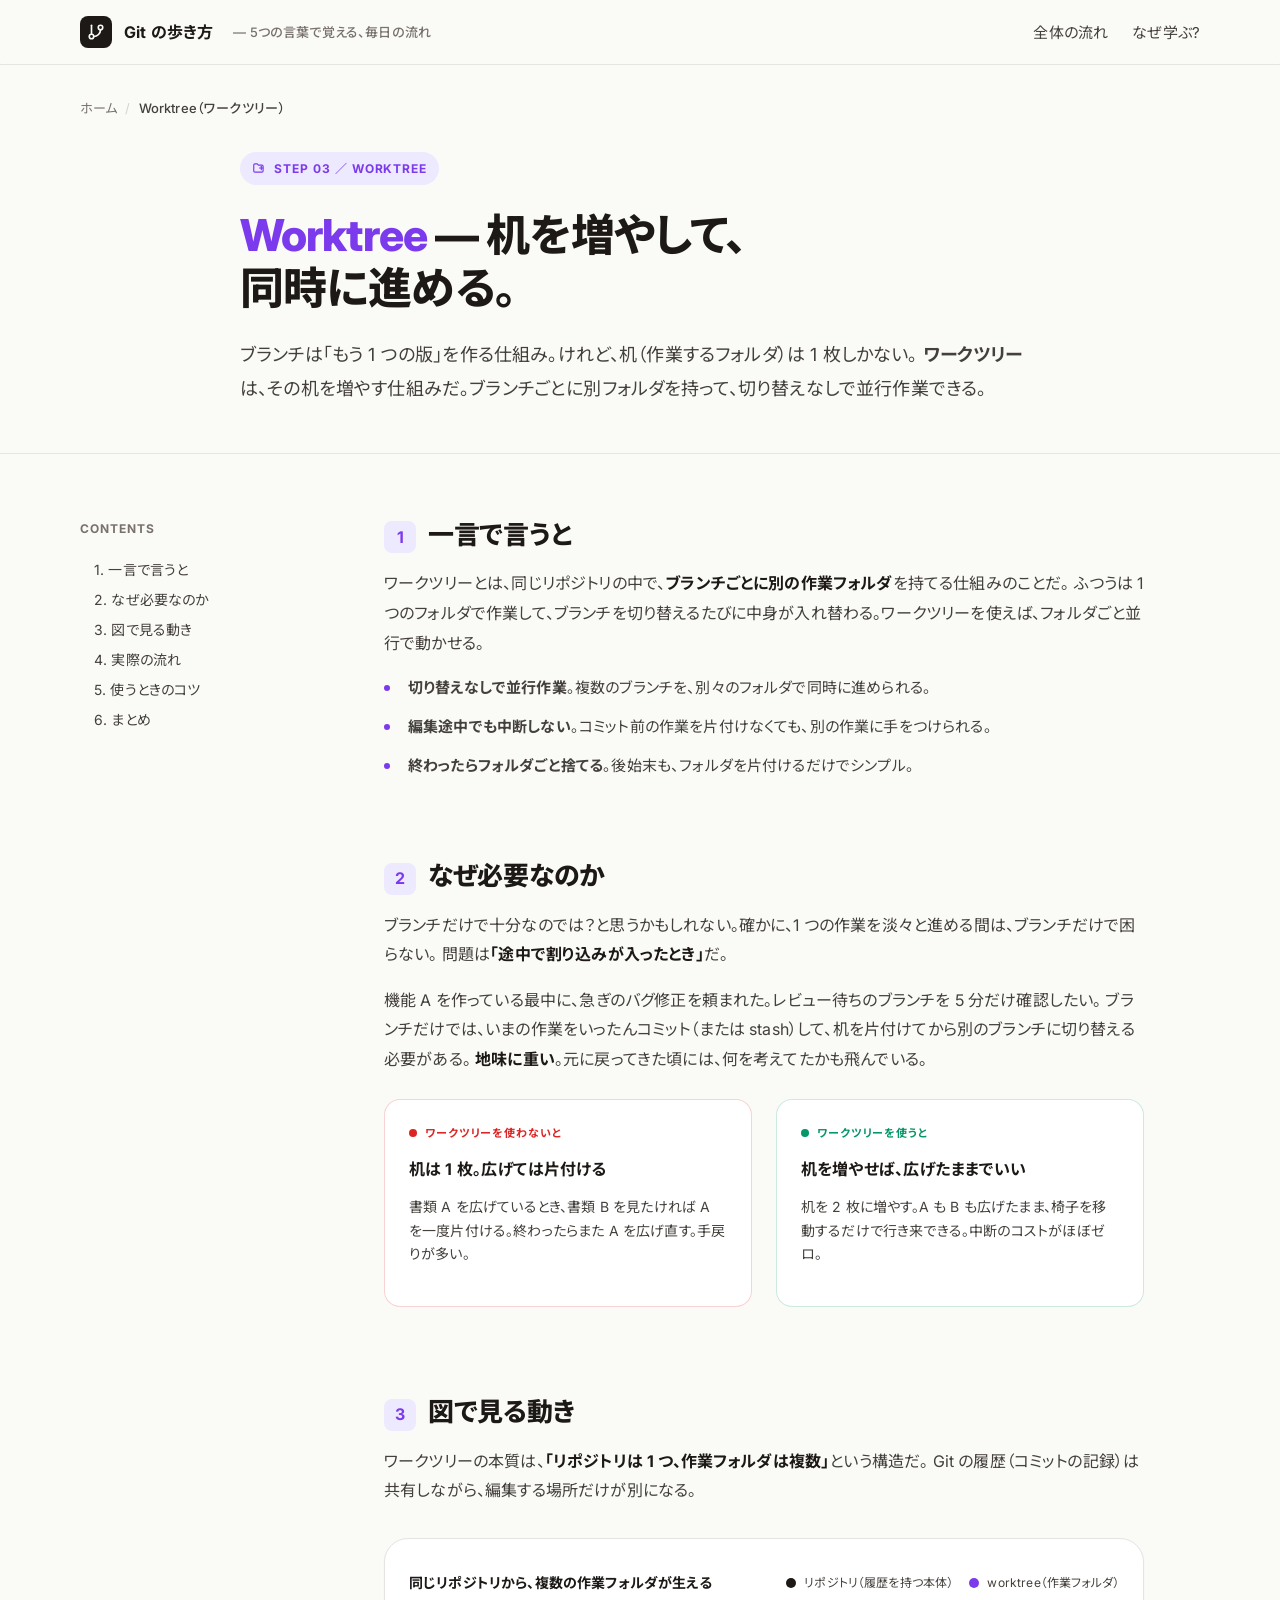
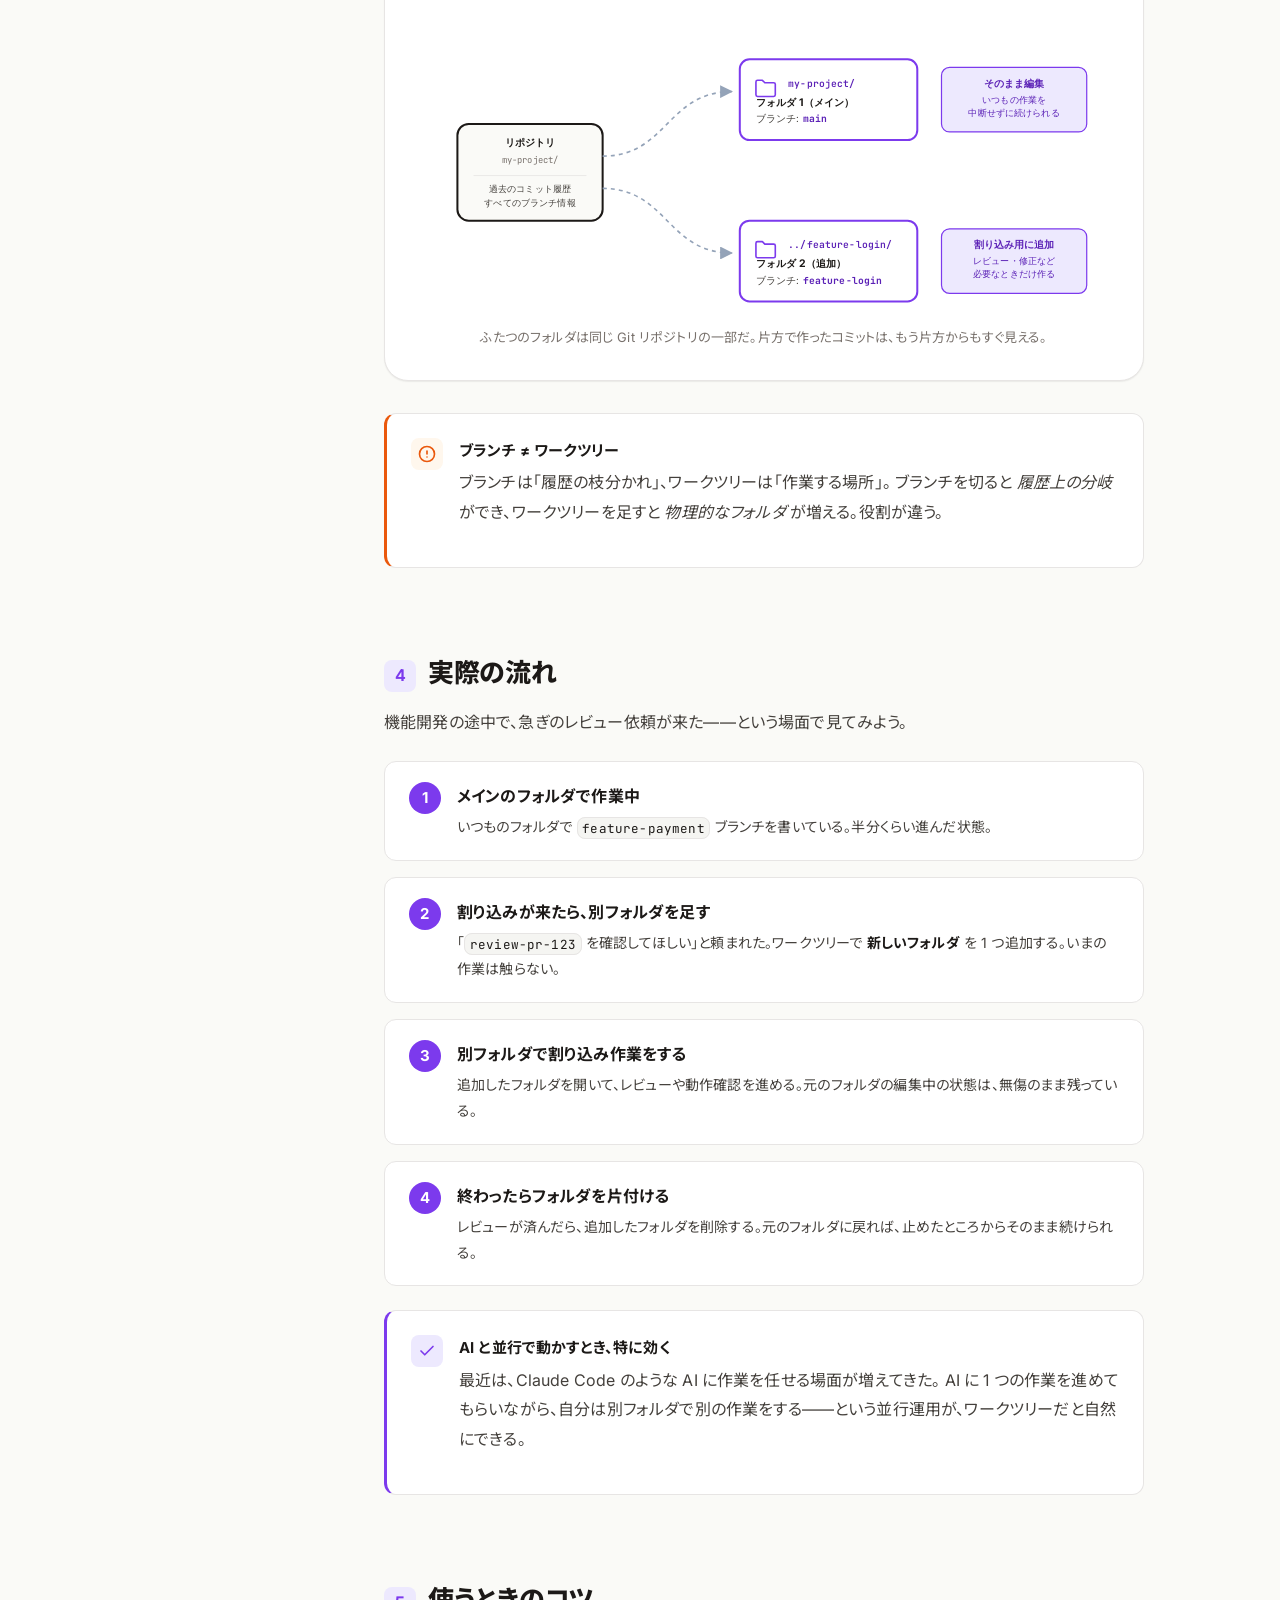
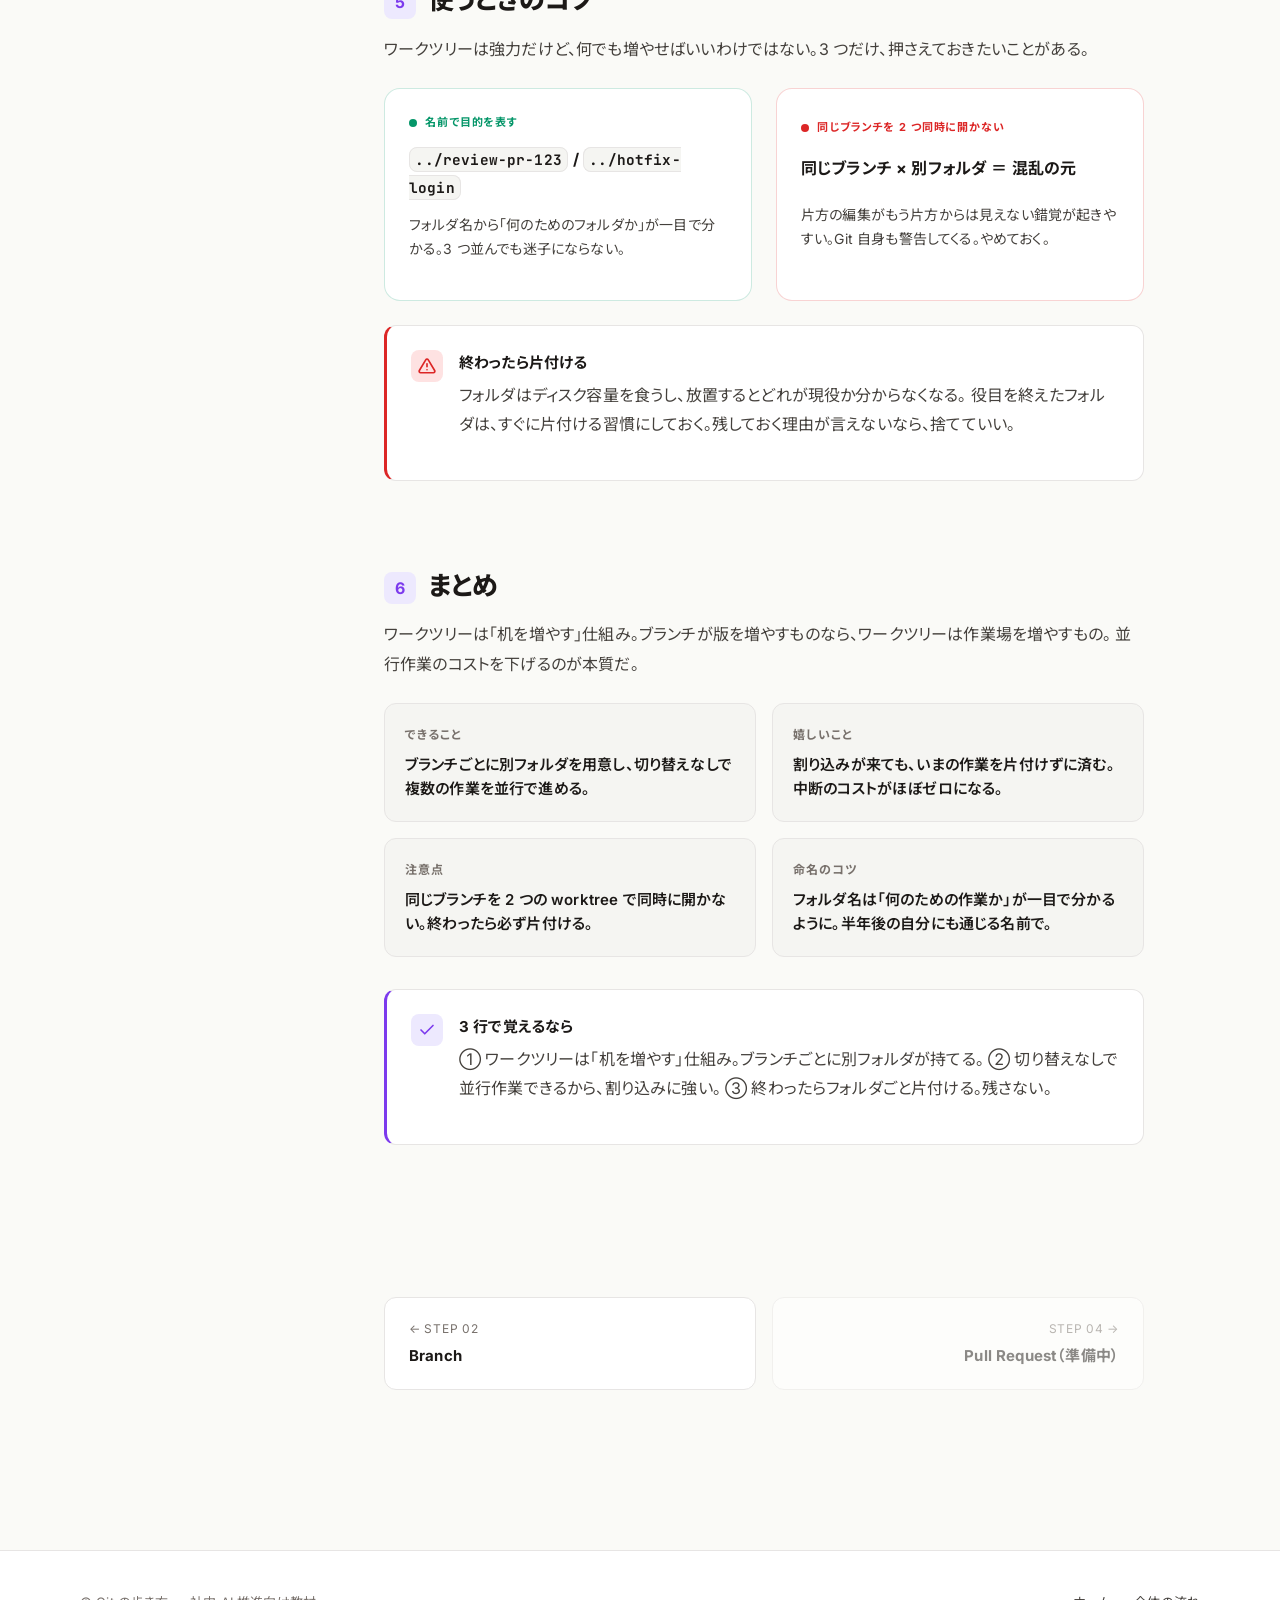
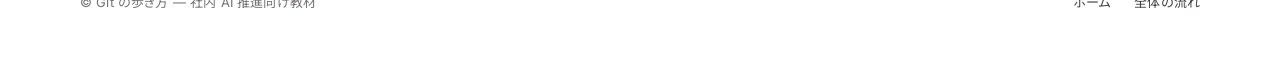
<file: worktree.html>
<!doctype html>
<html lang="ja">
<head>
  <meta charset="utf-8">
  <meta name="viewport" content="width=device-width, initial-scale=1">
  <meta name="description" content="ワークツリー（Worktree）の基本。ブランチごとに作業フォルダを分けて、切り替えなしで並行作業するための仕組みを、図解で理解する。">
  <title>Worktree — 机を増やして、同時に進める｜Git の歩き方</title>
  <link rel="preconnect" href="https://fonts.googleapis.com">
  <link rel="preconnect" href="https://fonts.gstatic.com" crossorigin>
  <link rel="stylesheet" href="https://fonts.googleapis.com/css2?family=Inter:wght@400;500;600;700;800&family=JetBrains+Mono:wght@400;500;600&family=Noto+Sans+JP:wght@400;500;700;800&display=swap">
  <link rel="stylesheet" href="styles.css">
</head>
<body class="topic-worktree">
  <header class="site-header">
    <div class="container site-header__inner">
      <a class="brand" href="index.html">
        <span class="brand__mark" aria-hidden="true"><svg viewBox="0 0 24 24" fill="none" stroke="currentColor" stroke-width="2.2" stroke-linecap="round" stroke-linejoin="round"><line x1="6" y1="3" x2="6" y2="15"/><circle cx="18" cy="6" r="3"/><circle cx="6" cy="18" r="3"/><path d="M18 9a9 9 0 0 1-9 9"/></svg></span>
        <span class="brand__title">Git の歩き方</span>
        <span class="brand__sub">— 5つの言葉で覚える、毎日の流れ</span>
      </a>
      <nav class="nav" aria-label="主要セクション">
        <ul class="nav__list">
          <li><a class="nav__link" href="index.html#flow">全体の流れ</a></li>
          <li><a class="nav__link" href="index.html#why">なぜ学ぶ?</a></li>
        </ul>
      </nav>
    </div>
  </header>

  <main>
    <div class="container">
      <nav class="crumb" aria-label="パンくず">
        <a href="index.html">ホーム</a>
        <span class="crumb__sep">/</span>
        <span class="crumb__current">Worktree（ワークツリー）</span>
      </nav>
    </div>

    <!-- Page hero -->
    <section class="page-hero">
      <div class="container page-hero__inner">
        <span class="page-hero__tag">
          <svg viewBox="0 0 24 24" width="14" height="14" fill="none" stroke="currentColor" stroke-width="2" stroke-linecap="round" stroke-linejoin="round" aria-hidden="true"><path d="M3 7a2 2 0 0 1 2-2h4l2 2h6a2 2 0 0 1 2 2v8a2 2 0 0 1-2 2H5a2 2 0 0 1-2-2V7z"/><path d="M16 9v6"/><path d="M13 12h6"/></svg>
          STEP 03 ／ WORKTREE
        </span>
        <h1 class="page-hero__title"><span>Worktree</span> — 机を増やして、<br>同時に進める。</h1>
        <p class="page-hero__lead">
          ブランチは「もう 1 つの版」を作る仕組み。けれど、机（作業するフォルダ）は 1 枚しかない。
          <strong>ワークツリー</strong>は、その机を増やす仕組みだ。ブランチごとに別フォルダを持って、切り替えなしで並行作業できる。
        </p>
      </div>
    </section>

    <!-- Body -->
    <section class="page-body">
      <div class="container page-grid">
        <!-- TOC sidebar -->
        <aside class="toc" aria-label="目次">
          <div class="toc__title">CONTENTS</div>
          <ul class="toc__list">
            <li><a class="toc__link" href="#one-line">1. 一言で言うと</a></li>
            <li><a class="toc__link" href="#why">2. なぜ必要なのか</a></li>
            <li><a class="toc__link" href="#diagram">3. 図で見る動き</a></li>
            <li><a class="toc__link" href="#flow">4. 実際の流れ</a></li>
            <li><a class="toc__link" href="#tips">5. 使うときのコツ</a></li>
            <li><a class="toc__link" href="#summary">6. まとめ</a></li>
          </ul>
        </aside>

        <!-- Main content -->
        <article class="content">

          <!-- 1. 一言で言うと -->
          <section id="one-line">
            <h2><span class="num">1</span>一言で言うと</h2>
            <p class="lead">
              ワークツリーとは、同じリポジトリの中で、<strong>ブランチごとに別の作業フォルダ</strong>を持てる仕組みのことだ。
              ふつうは 1 つのフォルダで作業して、ブランチを切り替えるたびに中身が入れ替わる。ワークツリーを使えば、フォルダごと並行で動かせる。
            </p>
            <ul class="bullets">
              <li><strong>切り替えなしで並行作業</strong>。複数のブランチを、別々のフォルダで同時に進められる。</li>
              <li><strong>編集途中でも中断しない</strong>。コミット前の作業を片付けなくても、別の作業に手をつけられる。</li>
              <li><strong>終わったらフォルダごと捨てる</strong>。後始末も、フォルダを片付けるだけでシンプル。</li>
            </ul>
          </section>

          <!-- 2. なぜ必要 -->
          <section id="why">
            <h2><span class="num">2</span>なぜ必要なのか</h2>
            <p>
              ブランチだけで十分なのでは？と思うかもしれない。確かに、1 つの作業を淡々と進める間は、ブランチだけで困らない。
              問題は<strong>「途中で割り込みが入ったとき」</strong>だ。
            </p>
            <p>
              機能 A を作っている最中に、急ぎのバグ修正を頼まれた。レビュー待ちのブランチを 5 分だけ確認したい。
              ブランチだけでは、いまの作業をいったんコミット（または stash）して、机を片付けてから別のブランチに切り替える必要がある。
              <strong>地味に重い</strong>。元に戻ってきた頃には、何を考えてたかも飛んでいる。
            </p>

            <div class="metaphor">
              <div class="metaphor-card metaphor-card--bad">
                <span class="metaphor-card__label"><span class="dot"></span>ワークツリーを使わないと</span>
                <h4>机は 1 枚。広げては片付ける</h4>
                <p>書類 A を広げているとき、書類 B を見たければ A を一度片付ける。終わったらまた A を広げ直す。手戻りが多い。</p>
              </div>
              <div class="metaphor-card metaphor-card--good">
                <span class="metaphor-card__label"><span class="dot"></span>ワークツリーを使うと</span>
                <h4>机を増やせば、広げたままでいい</h4>
                <p>机を 2 枚に増やす。A も B も広げたまま、椅子を移動するだけで行き来できる。中断のコストがほぼゼロ。</p>
              </div>
            </div>
          </section>

          <!-- 3. 図で見る動き -->
          <section id="diagram">
            <h2><span class="num">3</span>図で見る動き</h2>
            <p>
              ワークツリーの本質は、<strong>「リポジトリは 1 つ、作業フォルダは複数」</strong>という構造だ。
              Git の履歴（コミットの記録）は共有しながら、編集する場所だけが別になる。
            </p>

            <figure class="diagram">
              <header class="diagram__head">
                <span class="diagram__title">同じリポジトリから、複数の作業フォルダが生える</span>
                <div class="diagram__legend">
                  <span class="diagram__legend-item"><span class="dot" style="background:#1C1917"></span>リポジトリ（履歴を持つ本体）</span>
                  <span class="diagram__legend-item"><span class="dot" style="background:#7C3AED"></span>worktree（作業フォルダ）</span>
                </div>
              </header>

              <div class="diagram__svg-wrap">
                <svg viewBox="0 0 880 360" width="100%" preserveAspectRatio="xMidYMid meet" role="img" aria-label="1 つのリポジトリから main と feature-login の 2 つの worktree が生えている図">
                  <defs>
                    <marker id="arrowGray" viewBox="0 0 10 10" refX="9" refY="5" markerWidth="8" markerHeight="8" orient="auto-start-reverse">
                      <path d="M0,0 L10,5 L0,10 z" fill="#94A3B8"/>
                    </marker>
                  </defs>

                  <!-- Repository (left) -->
                  <g>
                    <rect x="60" y="130" width="180" height="120" rx="14" fill="#FAFAF7" stroke="#1C1917" stroke-width="2.5"/>
                    <text x="150" y="158" text-anchor="middle" font-family="Inter, sans-serif" font-size="13" font-weight="800" fill="#1C1917">リポジトリ</text>
                    <text x="150" y="178" text-anchor="middle" font-family="JetBrains Mono, monospace" font-size="11" fill="#78716C">my-project/</text>
                    <line x1="80" y1="194" x2="220" y2="194" stroke="#E7E5E4" stroke-width="1"/>
                    <text x="150" y="214" text-anchor="middle" font-family="Inter, sans-serif" font-size="11" fill="#44403C">過去のコミット履歴</text>
                    <text x="150" y="232" text-anchor="middle" font-family="Inter, sans-serif" font-size="11" fill="#44403C">すべてのブランチ情報</text>
                  </g>

                  <!-- Connector curves -->
                  <path d="M240,170 C320,170 320,90 400,90" fill="none" stroke="#94A3B8" stroke-width="2" stroke-dasharray="5 5" marker-end="url(#arrowGray)"/>
                  <path d="M240,210 C320,210 320,290 400,290" fill="none" stroke="#94A3B8" stroke-width="2" stroke-dasharray="5 5" marker-end="url(#arrowGray)"/>

                  <!-- Worktree 1: main -->
                  <g>
                    <rect x="410" y="50" width="220" height="100" rx="12" fill="#FFFFFF" stroke="#7C3AED" stroke-width="2.5"/>
                    <g transform="translate(430, 70)">
                      <path d="M0 8 a2 2 0 0 1 2 -2 h6 l3 3 h11 a2 2 0 0 1 2 2 v13 a2 2 0 0 1 -2 2 h-20 a2 2 0 0 1 -2 -2 z" fill="none" stroke="#7C3AED" stroke-width="2" stroke-linejoin="round"/>
                    </g>
                    <text x="470" y="84" font-family="JetBrains Mono, monospace" font-size="12" font-weight="600" fill="#5B21B6">my-project/</text>
                    <text x="430" y="108" font-family="Inter, sans-serif" font-size="13" font-weight="700" fill="#1C1917">フォルダ 1（メイン）</text>
                    <text x="430" y="128" font-family="Inter, sans-serif" font-size="12" fill="#44403C">ブランチ: <tspan font-family="JetBrains Mono, monospace" font-weight="700" fill="#5B21B6">main</tspan></text>
                  </g>

                  <!-- Worktree 2: feature -->
                  <g>
                    <rect x="410" y="250" width="220" height="100" rx="12" fill="#FFFFFF" stroke="#7C3AED" stroke-width="2.5"/>
                    <g transform="translate(430, 270)">
                      <path d="M0 8 a2 2 0 0 1 2 -2 h6 l3 3 h11 a2 2 0 0 1 2 2 v13 a2 2 0 0 1 -2 2 h-20 a2 2 0 0 1 -2 -2 z" fill="none" stroke="#7C3AED" stroke-width="2" stroke-linejoin="round"/>
                    </g>
                    <text x="470" y="284" font-family="JetBrains Mono, monospace" font-size="12" font-weight="600" fill="#5B21B6">../feature-login/</text>
                    <text x="430" y="308" font-family="Inter, sans-serif" font-size="13" font-weight="700" fill="#1C1917">フォルダ 2（追加）</text>
                    <text x="430" y="328" font-family="Inter, sans-serif" font-size="12" fill="#44403C">ブランチ: <tspan font-family="JetBrains Mono, monospace" font-weight="700" fill="#5B21B6">feature-login</tspan></text>
                  </g>

                  <!-- Right callouts -->
                  <g>
                    <rect x="660" y="60" width="180" height="80" rx="10" fill="#EDE9FE" stroke="#7C3AED" stroke-width="1.5"/>
                    <text x="750" y="84" text-anchor="middle" font-family="Inter, sans-serif" font-size="12" font-weight="700" fill="#5B21B6">そのまま編集</text>
                    <text x="750" y="104" text-anchor="middle" font-family="Inter, sans-serif" font-size="11" fill="#5B21B6">いつもの作業を</text>
                    <text x="750" y="120" text-anchor="middle" font-family="Inter, sans-serif" font-size="11" fill="#5B21B6">中断せずに続けられる</text>
                  </g>
                  <g>
                    <rect x="660" y="260" width="180" height="80" rx="10" fill="#EDE9FE" stroke="#7C3AED" stroke-width="1.5"/>
                    <text x="750" y="284" text-anchor="middle" font-family="Inter, sans-serif" font-size="12" font-weight="700" fill="#5B21B6">割り込み用に追加</text>
                    <text x="750" y="304" text-anchor="middle" font-family="Inter, sans-serif" font-size="11" fill="#5B21B6">レビュー・修正など</text>
                    <text x="750" y="320" text-anchor="middle" font-family="Inter, sans-serif" font-size="11" fill="#5B21B6">必要なときだけ作る</text>
                  </g>
                </svg>
              </div>

              <figcaption class="diagram__caption">
                ふたつのフォルダは同じ Git リポジトリの一部だ。片方で作ったコミットは、もう片方からもすぐ見える。
              </figcaption>
            </figure>

            <div class="callout">
              <span class="callout__icon" aria-hidden="true">
                <svg viewBox="0 0 24 24" fill="none" stroke="currentColor" stroke-width="2.2" stroke-linecap="round" stroke-linejoin="round"><circle cx="12" cy="12" r="10"/><line x1="12" y1="8" x2="12" y2="12"/><line x1="12" y1="16" x2="12.01" y2="16"/></svg>
              </span>
              <div>
                <div class="callout__title">ブランチ ≠ ワークツリー</div>
                <p class="callout__text">
                  ブランチは「履歴の枝分かれ」、ワークツリーは「作業する場所」。
                  ブランチを切ると <em>履歴上の分岐</em> ができ、ワークツリーを足すと <em>物理的なフォルダ</em> が増える。役割が違う。
                </p>
              </div>
            </div>
          </section>

          <!-- 4. 実際の流れ -->
          <section id="flow">
            <h2><span class="num">4</span>実際の流れ</h2>
            <p>
              機能開発の途中で、急ぎのレビュー依頼が来た——という場面で見てみよう。
            </p>

            <div class="steps">
              <div class="step">
                <span class="step__num">1</span>
                <div class="step__body">
                  <h4>メインのフォルダで作業中</h4>
                  <p>いつものフォルダで <code>feature-payment</code> ブランチを書いている。半分くらい進んだ状態。</p>
                </div>
              </div>
              <div class="step">
                <span class="step__num">2</span>
                <div class="step__body">
                  <h4>割り込みが来たら、別フォルダを足す</h4>
                  <p>「<code>review-pr-123</code> を確認してほしい」と頼まれた。ワークツリーで <strong>新しいフォルダ</strong> を 1 つ追加する。いまの作業は触らない。</p>
                </div>
              </div>
              <div class="step">
                <span class="step__num">3</span>
                <div class="step__body">
                  <h4>別フォルダで割り込み作業をする</h4>
                  <p>追加したフォルダを開いて、レビューや動作確認を進める。元のフォルダの編集中の状態は、無傷のまま残っている。</p>
                </div>
              </div>
              <div class="step">
                <span class="step__num">4</span>
                <div class="step__body">
                  <h4>終わったらフォルダを片付ける</h4>
                  <p>レビューが済んだら、追加したフォルダを削除する。元のフォルダに戻れば、止めたところからそのまま続けられる。</p>
                </div>
              </div>
            </div>

            <div class="callout callout--ok">
              <span class="callout__icon" aria-hidden="true">
                <svg viewBox="0 0 24 24" fill="none" stroke="currentColor" stroke-width="2.2" stroke-linecap="round" stroke-linejoin="round"><polyline points="20 6 9 17 4 12"/></svg>
              </span>
              <div>
                <div class="callout__title">AI と並行で動かすとき、特に効く</div>
                <p class="callout__text">
                  最近は、Claude Code のような AI に作業を任せる場面が増えてきた。
                  AI に 1 つの作業を進めてもらいながら、自分は別フォルダで別の作業をする——という並行運用が、ワークツリーだと自然にできる。
                </p>
              </div>
            </div>
          </section>

          <!-- 5. コツ -->
          <section id="tips">
            <h2><span class="num">5</span>使うときのコツ</h2>
            <p>
              ワークツリーは強力だけど、何でも増やせばいいわけではない。3 つだけ、押さえておきたいことがある。
            </p>

            <div class="metaphor">
              <div class="metaphor-card metaphor-card--good">
                <span class="metaphor-card__label"><span class="dot"></span>名前で目的を表す</span>
                <h4><code>../review-pr-123</code> / <code>../hotfix-login</code></h4>
                <p>フォルダ名から「何のためのフォルダか」が一目で分かる。3 つ並んでも迷子にならない。</p>
              </div>
              <div class="metaphor-card metaphor-card--bad">
                <span class="metaphor-card__label"><span class="dot"></span>同じブランチを 2 つ同時に開かない</span>
                <h4>同じブランチ × 別フォルダ ＝ 混乱の元</h4>
                <p>片方の編集がもう片方からは見えない錯覚が起きやすい。Git 自身も警告してくる。やめておく。</p>
              </div>
            </div>

            <div class="callout callout--warn">
              <span class="callout__icon" aria-hidden="true">
                <svg viewBox="0 0 24 24" fill="none" stroke="currentColor" stroke-width="2.2" stroke-linecap="round" stroke-linejoin="round"><path d="M10.29 3.86 1.82 18a2 2 0 0 0 1.71 3h16.94a2 2 0 0 0 1.71-3L13.71 3.86a2 2 0 0 0-3.42 0z"/><line x1="12" y1="9" x2="12" y2="13"/><line x1="12" y1="17" x2="12.01" y2="17"/></svg>
              </span>
              <div>
                <div class="callout__title">終わったら片付ける</div>
                <p class="callout__text">
                  フォルダはディスク容量を食うし、放置するとどれが現役か分からなくなる。
                  役目を終えたフォルダは、すぐに片付ける習慣にしておく。残しておく理由が言えないなら、捨てていい。
                </p>
              </div>
            </div>
          </section>

          <!-- 6. まとめ -->
          <section id="summary">
            <h2><span class="num">6</span>まとめ</h2>
            <p>
              ワークツリーは「机を増やす」仕組み。ブランチが版を増やすものなら、ワークツリーは作業場を増やすもの。
              並行作業のコストを下げるのが本質だ。
            </p>

            <div class="summary">
              <div class="summary-item">
                <div class="summary-item__label">できること</div>
                <div class="summary-item__value">ブランチごとに別フォルダを用意し、切り替えなしで複数の作業を並行で進める。</div>
              </div>
              <div class="summary-item">
                <div class="summary-item__label">嬉しいこと</div>
                <div class="summary-item__value">割り込みが来ても、いまの作業を片付けずに済む。中断のコストがほぼゼロになる。</div>
              </div>
              <div class="summary-item">
                <div class="summary-item__label">注意点</div>
                <div class="summary-item__value">同じブランチを 2 つの worktree で同時に開かない。終わったら必ず片付ける。</div>
              </div>
              <div class="summary-item">
                <div class="summary-item__label">命名のコツ</div>
                <div class="summary-item__value">フォルダ名は「何のための作業か」が一目で分かるように。半年後の自分にも通じる名前で。</div>
              </div>
            </div>

            <div class="callout callout--ok" style="margin-top: var(--sp-8);">
              <span class="callout__icon" aria-hidden="true">
                <svg viewBox="0 0 24 24" fill="none" stroke="currentColor" stroke-width="2.2" stroke-linecap="round" stroke-linejoin="round"><polyline points="20 6 9 17 4 12"/></svg>
              </span>
              <div>
                <div class="callout__title">3 行で覚えるなら</div>
                <p class="callout__text">
                  ① ワークツリーは「机を増やす」仕組み。ブランチごとに別フォルダが持てる。
                  ② 切り替えなしで並行作業できるから、割り込みに強い。
                  ③ 終わったらフォルダごと片付ける。残さない。
                </p>
              </div>
            </div>
          </section>

          <!-- Pager -->
          <nav class="pager" aria-label="前後のページ">
            <a class="pager-link" href="branch.html">
              <span class="pager-link__label">← STEP 02</span>
              <span class="pager-link__title">Branch</span>
            </a>
            <a class="pager-link pager-link--next pager-link--disabled" href="#" aria-disabled="true">
              <span class="pager-link__label">STEP 04 →</span>
              <span class="pager-link__title">Pull Request（準備中）</span>
            </a>
          </nav>

        </article>
      </div>
    </section>
  </main>

  <footer class="site-footer">
    <div class="container site-footer__inner">
      <p class="site-footer__copy">© Git の歩き方 — 社内 AI 推進向け教材</p>
      <nav class="site-footer__nav" aria-label="フッターナビ">
        <a href="index.html">ホーム</a>
        <a href="index.html#flow">全体の流れ</a>
      </nav>
    </div>
  </footer>
</body>
</html>
</file>
<file: styles.css>
/* ==========================================================================
   Git 入門資料 / styles.css
   ========================================================================== */

/* ---------- Reset ---------- */
/* *, *::before, *::after { box-sizing: borer-box; } */
* { margin: 0; padding: 0; }
html { -webkit-text-size-adjust: 100%; scroll-behavior: smooth; }
body, h1, h2, h3, h4, h5, h6, p, ul, ol, figure { margin: 0; }
img, svg, video { display: block; max-width: 100%; height: auto; }
a { color: inherit; text-decoration: none; }
ul, ol { list-style: none; }
button { font: inherit; cursor: pointer; border: 0; background: none; color: inherit; }

/* ---------- Tokens ---------- */
:root {
  /* color */
  --bg: #FAFAF7;
  --surface: #FFFFFF;
  --surface-muted: #F5F5F2;
  --ink: #1C1917;
  --ink-soft: #44403C;
  --ink-mute: #78716C;
  --border: #E7E5E4;
  --border-strong: #D6D3D1;

  /* accent (primary) */
  --accent: #EA580C;
  --accent-hover: #C2410C;
  --accent-soft: #FFF7ED;
  --accent-ink: #7C2D12;

  /* topic colors */
  --c-issue: #D97706;
  --c-issue-bg: #FEF3C7;
  --c-branch: #059669;
  --c-branch-bg: #D1FAE5;
  --c-worktree: #7C3AED;
  --c-worktree-bg: #EDE9FE;
  --c-pr: #2563EB;
  --c-pr-bg: #DBEAFE;
  --c-conflict: #DC2626;
  --c-conflict-bg: #FEE2E2;
  --c-clone: #DB2777;
  --c-clone-bg: #FCE7F3;
  --c-pull: #0D9488;
  --c-pull-bg: #CCFBF1;
  --c-push: #0891B2;
  --c-push-bg: #CFFAFE;

  /* radius */
  --r-sm: 8px;
  --r-md: 12px;
  --r-lg: 16px;
  --r-xl: 24px;
  --r-pill: 999px;

  /* shadow */
  --shadow-sm: 0 1px 2px rgba(28, 25, 23, 0.04), 0 1px 1px rgba(28, 25, 23, 0.03);
  --shadow-md: 0 4px 16px rgba(28, 25, 23, 0.06), 0 2px 4px rgba(28, 25, 23, 0.04);
  --shadow-lg: 0 12px 32px rgba(28, 25, 23, 0.08), 0 4px 8px rgba(28, 25, 23, 0.04);

  /* spacing */
  --sp-1: 0.25rem;
  --sp-2: 0.5rem;
  --sp-3: 0.75rem;
  --sp-4: 1rem;
  --sp-5: 1.25rem;
  --sp-6: 1.5rem;
  --sp-8: 2rem;
  --sp-10: 2.5rem;
  --sp-12: 3rem;
  --sp-16: 4rem;
  --sp-20: 5rem;
  --sp-24: 6rem;

  /* typography */
  --font-sans:
    "Inter", "Noto Sans JP",
    -apple-system, BlinkMacSystemFont, "Segoe UI", "Hiragino Kaku Gothic ProN",
    "Hiragino Sans", Meiryo, sans-serif;
  --font-mono:
    "JetBrains Mono", ui-monospace, SFMono-Regular, Menlo, Consolas, monospace;

  /* container */
  --container: 1120px;

  /* topic theme (per-page accent — default: branch) */
  --topic: var(--c-branch);
  --topic-bg: var(--c-branch-bg);
}

/* per-page topic theme override */
.topic-issue    { --topic: var(--c-issue);    --topic-bg: var(--c-issue-bg); }
.topic-branch   { --topic: var(--c-branch);   --topic-bg: var(--c-branch-bg); }
.topic-worktree { --topic: var(--c-worktree); --topic-bg: var(--c-worktree-bg); }
.topic-pr       { --topic: var(--c-pr);       --topic-bg: var(--c-pr-bg); }
.topic-conflict { --topic: var(--c-conflict); --topic-bg: var(--c-conflict-bg); }
.topic-clone    { --topic: var(--c-clone);    --topic-bg: var(--c-clone-bg); }
.topic-pull     { --topic: var(--c-pull);     --topic-bg: var(--c-pull-bg); }
.topic-push     { --topic: var(--c-push);     --topic-bg: var(--c-push-bg); }

/* ---------- Base ---------- */
html { font-size: 16px; }
body {
  font-family: var(--font-sans);
  font-feature-settings: "palt";
  background: var(--bg);
  color: var(--ink);
  line-height: 1.75;
  letter-spacing: 0.01em;
  -webkit-font-smoothing: antialiased;
  -moz-osx-font-smoothing: grayscale;
}

.container {
  max-width: var(--container);
  margin: 0 auto;
  padding: 0 var(--sp-6);
}

/* ---------- Typography ---------- */
h1, h2, h3 { letter-spacing: 0.02em; line-height: 1.4; color: var(--ink); }
h1 { font-size: clamp(2rem, 5vw, 3rem); font-weight: 800; letter-spacing: -0.01em; line-height: 1.2; }
h2 { font-size: clamp(1.5rem, 3vw, 2rem); font-weight: 700; line-height: 1.3; }
h3 { font-size: 1.25rem; font-weight: 700; }
h4 { font-size: 1.0625rem; font-weight: 700; }

p { color: var(--ink-soft); }
code, kbd, samp {
  font-family: var(--font-mono);
  font-size: 0.9em;
  background: var(--surface-muted);
  padding: 0.125em 0.375em;
  border-radius: var(--r-sm);
  border: 1px solid var(--border);
  color: var(--ink);
}

/* ---------- Header ---------- */
.site-header {
  position: sticky;
  top: 0;
  z-index: 50;
  background: rgba(250, 250, 247, 0.85);
  backdrop-filter: saturate(140%) blur(12px);
  -webkit-backdrop-filter: saturate(140%) blur(12px);
  border-bottom: 1px solid var(--border);
}
.site-header__inner {
  display: flex;
  align-items: center;
  justify-content: space-between;
  height: 64px;
}
.brand {
  display: flex;
  align-items: center;
  gap: var(--sp-3);
  font-weight: 700;
  font-size: 1rem;
  color: var(--ink);
}
.brand__mark {
  width: 32px;
  height: 32px;
  display: grid;
  place-items: center;
  background: var(--ink);
  color: var(--bg);
  border-radius: var(--r-sm);
  transition: transform 0.25s ease, box-shadow 0.25s ease;
}
.brand__mark svg {
  width: 18px;
  height: 18px;
}
.brand:hover .brand__mark {
  transform: rotate(-8deg) scale(1.05);
  box-shadow: 0 6px 16px -4px rgba(0, 0, 0, 0.25);
}
.brand__title { font-weight: 700; }
.brand__sub {
  margin-left: var(--sp-2);
  color: var(--ink-mute);
  font-size: 0.8125rem;
  font-weight: 500;
}
.nav__list { display: flex; gap: var(--sp-6); }
.nav__link {
  font-size: 0.9375rem;
  color: var(--ink-soft);
  transition: color 0.2s;
}
.nav__link:hover { color: var(--accent); }

/* ---------- Hero ---------- */
.hero {
  padding: clamp(4rem, 9vw, 7rem) 0 clamp(3rem, 6vw, 5rem);
  position: relative;
  overflow: hidden;
}
.hero__inner {
  display: grid;
  gap: var(--sp-8);
  max-width: 780px;
}
.hero__eyebrow {
  display: inline-flex;
  align-items: center;
  gap: var(--sp-2);
  background: var(--accent-soft);
  color: var(--accent-ink);
  font-size: 0.8125rem;
  font-weight: 600;
  letter-spacing: 0.04em;
  padding: 0.375rem 0.75rem;
  border-radius: var(--r-pill);
  width: fit-content;
}
.hero__eyebrow::before {
  content: "";
  width: 6px;
  height: 6px;
  background: var(--accent);
  border-radius: 50%;
  display: inline-block;
}
.hero__title {
  font-size: clamp(2.25rem, 5.5vw, 3.5rem);
  font-weight: 800;
  line-height: 1.2;
  letter-spacing: -0.02em;
}
.hero__title em {
  font-style: normal;
  background: linear-gradient(135deg, var(--accent), #F97316);
  -webkit-background-clip: text;
  background-clip: text;
  color: transparent;
}
.hero__lead {
  font-size: clamp(1rem, 1.6vw, 1.125rem);
  color: var(--ink-soft);
  max-width: 56ch;
  line-height: 1.8;
}
.hero__meta {
  display: flex;
  flex-wrap: wrap;
  gap: var(--sp-3);
  margin-top: var(--sp-2);
}
.hero__chip {
  display: inline-flex;
  align-items: center;
  gap: var(--sp-2);
  padding: 0.5rem 0.875rem;
  background: var(--surface);
  border: 1px solid var(--border);
  border-radius: var(--r-pill);
  font-size: 0.8125rem;
  color: var(--ink-soft);
  font-weight: 500;
}
.hero__chip svg { width: 14px; height: 14px; color: var(--accent); }

/* ---------- Section ---------- */
.section { padding: var(--sp-16) 0; }
.section--tight { padding: var(--sp-12) 0; }
.section-head {
  display: flex;
  align-items: flex-end;
  justify-content: space-between;
  gap: var(--sp-6);
  margin-bottom: var(--sp-10);
  flex-wrap: wrap;
}
.section-head__title { display: grid; gap: var(--sp-3); }
.section-head__eyebrow {
  font-size: 0.8125rem;
  font-weight: 700;
  color: var(--accent);
  letter-spacing: 0.08em;
  text-transform: uppercase;
}
.section-head__lead { color: var(--ink-soft); max-width: 60ch; font-size: 0.9375rem; }

/* ---------- Flow (home) ---------- */
.flow {
  background: var(--surface);
  border: 1px solid var(--border);
  border-radius: var(--r-xl);
  padding: clamp(2rem, 4vw, 3rem);
  box-shadow: var(--shadow-sm);
  position: relative;
  overflow: hidden;
}
.flow::before {
  content: "";
  position: absolute;
  inset: 0;
  background:
    radial-gradient(800px 200px at 50% -20%, rgba(79, 70, 229, 0.06), transparent 60%);
  pointer-events: none;
}

.flow__track {
  position: relative;
  display: grid;
  grid-template-columns: repeat(4, 1fr);
  gap: var(--sp-4);
  align-items: stretch;
}
.flow__connector {
  position: absolute;
  top: 50%;
  transform: translateY(-50%);
  width: 100%;
  height: 2px;
  background: repeating-linear-gradient(
    to right,
    var(--border-strong) 0 6px,
    transparent 6px 12px
  );
  z-index: 0;
  pointer-events: none;
}

.flow-card {
  position: relative;
  z-index: 1;
  display: grid;
  grid-template-rows: auto auto auto;
  gap: var(--sp-3);
  padding: var(--sp-6);
  background: var(--surface);
  border: 1.5px solid var(--border);
  border-radius: var(--r-lg);
  transition: transform 0.25s, box-shadow 0.25s, border-color 0.25s;
  text-decoration: none;
  color: inherit;
  min-height: 200px;
}
.flow-card:hover {
  transform: translateY(-4px);
  box-shadow: var(--shadow-lg);
  border-color: var(--accent);
}
.flow-card[aria-disabled="true"] {
  cursor: not-allowed;
  opacity: 0.7;
}
.flow-card[aria-disabled="true"]:hover {
  transform: none;
  box-shadow: var(--shadow-sm);
  border-color: var(--border);
}
.flow-card__step {
  display: inline-flex;
  align-items: center;
  gap: var(--sp-2);
  font-family: var(--font-mono);
  font-size: 0.75rem;
  font-weight: 600;
  color: var(--ink-mute);
  letter-spacing: 0.06em;
}
.flow-card__step-num {
  display: grid;
  place-items: center;
  width: 22px;
  height: 22px;
  border-radius: 50%;
  background: var(--surface-muted);
  border: 1px solid var(--border);
  color: var(--ink-soft);
  font-size: 0.75rem;
}
.flow-card__icon {
  width: 40px;
  height: 40px;
  border-radius: var(--r-md);
  display: grid;
  place-items: center;
  margin-top: var(--sp-1);
}
.flow-card__icon svg { width: 22px; height: 22px; }
.flow-card__title {
  font-size: 1.0625rem;
  font-weight: 700;
  margin-top: var(--sp-2);
}
.flow-card__desc {
  font-size: 0.8125rem;
  color: var(--ink-soft);
  line-height: 1.65;
}
.flow-card__cta {
  margin-top: auto;
  display: inline-flex;
  align-items: center;
  gap: var(--sp-1);
  font-size: 0.8125rem;
  font-weight: 600;
  color: var(--accent);
}
.flow-card__cta svg { width: 14px; height: 14px; transition: transform 0.2s; }
.flow-card:hover .flow-card__cta svg { transform: translateX(2px); }
.flow-card__badge {
  position: absolute;
  top: var(--sp-3);
  right: var(--sp-3);
  font-size: 0.6875rem;
  font-weight: 600;
  padding: 0.125rem 0.5rem;
  border-radius: var(--r-pill);
  background: var(--surface-muted);
  color: var(--ink-mute);
  border: 1px solid var(--border);
}

/* topic accents */
.flow-card--issue    .flow-card__icon { background: var(--c-issue-bg); color: var(--c-issue); }
.flow-card--branch   .flow-card__icon { background: var(--c-branch-bg); color: var(--c-branch); }
.flow-card--worktree .flow-card__icon { background: var(--c-worktree-bg); color: var(--c-worktree); }
.flow-card--pr       .flow-card__icon { background: var(--c-pr-bg); color: var(--c-pr); }
.flow-card--conflict .flow-card__icon { background: var(--c-conflict-bg); color: var(--c-conflict); }
.flow-card--clone    .flow-card__icon { background: var(--c-clone-bg);    color: var(--c-clone); }
.flow-card--pull     .flow-card__icon { background: var(--c-pull-bg);     color: var(--c-pull); }
.flow-card--push     .flow-card__icon { background: var(--c-push-bg);     color: var(--c-push); }

/* conflict branch */
.flow__branchpath {
  position: relative;
  margin-top: 64px;
  display: grid;
  grid-template-columns: repeat(4, 1fr);
  grid-auto-flow: dense;
  gap: var(--sp-4);
  align-items: stretch;
}
.flow__branchpath-note {
  grid-column: 1 / 4;
  align-self: start;
  font-size: 0.875rem;
  color: var(--ink-mute);
  border-left: 2px solid var(--c-conflict);
  padding: var(--sp-3) var(--sp-5);
  line-height: 1.75;
  background: var(--c-conflict-bg);
  border-radius: 0 var(--r-md) var(--r-md) 0;
}
.flow__branchpath-note strong { color: var(--c-conflict); }

.flow-card.flow-card--conflict {
  grid-column: 4 / 5;
  position: relative;
}
/* dashed vertical connector PR -> Conflict */
.flow-card.flow-card--conflict::before {
  content: "";
  position: absolute;
  left: 50%;
  top: -64px;
  width: 0;
  height: 56px;
  border-left: 2px dashed var(--c-conflict);
  transform: translateX(-50%);
  pointer-events: none;
}
/* arrowhead */
.flow-card.flow-card--conflict::after {
  content: "";
  position: absolute;
  left: 50%;
  top: -14px;
  width: 9px;
  height: 9px;
  border-right: 2px solid var(--c-conflict);
  border-bottom: 2px solid var(--c-conflict);
  transform: translateX(-50%) rotate(45deg);
  pointer-events: none;
}

/* ---------- Sync (Local ⇄ Remote) ---------- */
.flow--sync .flow__track {
  grid-template-columns: repeat(3, 1fr);
}
.flow--sync .flow__connector { display: none; }

/* sync axis legend (ローカル ⇄ リモート の見出し) */
.sync-axis {
  display: flex;
  align-items: center;
  justify-content: space-between;
  gap: var(--sp-4);
  margin-bottom: var(--sp-6);
  padding: var(--sp-3) var(--sp-5);
  background: var(--surface-muted);
  border: 1px dashed var(--border-strong);
  border-radius: var(--r-pill);
  font-family: var(--font-mono);
  font-size: 0.75rem;
  font-weight: 600;
  letter-spacing: 0.06em;
  color: var(--ink-mute);
}
.sync-axis__side {
  display: inline-flex;
  align-items: center;
  gap: var(--sp-2);
}
.sync-axis__side svg { width: 14px; height: 14px; }
.sync-axis__arrows {
  display: inline-flex;
  align-items: center;
  gap: var(--sp-1);
  color: var(--ink-soft);
}
.sync-axis__arrows svg { width: 12px; height: 12px; }

/* direction tag on sync cards (top-right pill) */
.flow-card__direction {
  position: absolute;
  top: var(--sp-3);
  right: var(--sp-3);
  display: inline-flex;
  align-items: center;
  gap: var(--sp-1);
  font-family: var(--font-mono);
  font-size: 0.6875rem;
  font-weight: 700;
  padding: 0.25rem 0.625rem;
  border-radius: var(--r-pill);
  letter-spacing: 0.04em;
  white-space: nowrap;
}
.flow-card__direction svg { width: 10px; height: 10px; }
.flow-card--clone .flow-card__direction { color: var(--c-clone); background: var(--c-clone-bg); }
.flow-card--pull  .flow-card__direction { color: var(--c-pull);  background: var(--c-pull-bg); }
.flow-card--push  .flow-card__direction { color: var(--c-push);  background: var(--c-push-bg); }

/* ---------- Story strip ---------- */
.story {
  margin-top: var(--sp-12);
  display: grid;
  grid-template-columns: repeat(3, 1fr);
  gap: var(--sp-6);
}
.story-card {
  background: var(--surface);
  border: 1px solid var(--border);
  border-radius: var(--r-lg);
  padding: var(--sp-6);
  display: grid;
  gap: var(--sp-3);
}
.story-card__num {
  font-family: var(--font-mono);
  font-size: 0.75rem;
  font-weight: 700;
  color: var(--accent);
  letter-spacing: 0.1em;
}
.story-card__title { font-size: 1rem; font-weight: 700; }
.story-card__text { font-size: 0.875rem; color: var(--ink-soft); }

/* ---------- Footer ---------- */
.site-footer {
  border-top: 1px solid var(--border);
  margin-top: var(--sp-20);
  padding: var(--sp-10) 0 var(--sp-12);
  background: var(--surface);
}
.site-footer__inner {
  display: flex;
  justify-content: space-between;
  align-items: center;
  flex-wrap: wrap;
  gap: var(--sp-4);
}
.site-footer__copy { font-size: 0.8125rem; color: var(--ink-mute); }
.site-footer__nav { display: flex; gap: var(--sp-6); }
.site-footer__nav a {
  font-size: 0.8125rem;
  color: var(--ink-soft);
}
.site-footer__nav a:hover { color: var(--accent); }

/* ==========================================================================
   Detail page (branch.html etc.)
   ========================================================================== */

/* breadcrumb */
.crumb {
  display: flex;
  align-items: center;
  gap: var(--sp-2);
  font-size: 0.8125rem;
  color: var(--ink-mute);
  padding-top: var(--sp-8);
}
.crumb a { color: var(--ink-mute); transition: color 0.2s; }
.crumb a:hover { color: var(--accent); }
.crumb__sep { color: var(--border-strong); }
.crumb__current { color: var(--ink-soft); font-weight: 500; }

/* page hero */
.page-hero {
  padding: var(--sp-8) 0 var(--sp-12);
  border-bottom: 1px solid var(--border);
}
.page-hero__inner { display: grid; gap: var(--sp-6); max-width: 800px; }
.page-hero__tag {
  display: inline-flex;
  align-items: center;
  gap: var(--sp-2);
  font-size: 0.75rem;
  font-weight: 700;
  letter-spacing: 0.08em;
  text-transform: uppercase;
  padding: 0.375rem 0.75rem;
  border-radius: var(--r-pill);
  width: fit-content;
  background: var(--topic-bg);
  color: var(--topic);
}
.page-hero__title {
  font-size: clamp(2rem, 4vw, 2.75rem);
  font-weight: 800;
  letter-spacing: -0.02em;
  line-height: 1.2;
}
.page-hero__title span { color: var(--topic); }
.page-hero__lead {
  font-size: clamp(1rem, 1.6vw, 1.125rem);
  color: var(--ink-soft);
  line-height: 1.85;
}

/* content layout */
.page-body { padding: var(--sp-16) 0 var(--sp-20); }
.page-grid {
  display: grid;
  grid-template-columns: 240px 1fr;
  gap: var(--sp-16);
  align-items: start;
}

/* sidebar TOC */
.toc {
  position: sticky;
  top: 88px;
  display: grid;
  gap: var(--sp-2);
}
.toc__title {
  font-size: 0.75rem;
  font-weight: 700;
  letter-spacing: 0.08em;
  text-transform: uppercase;
  color: var(--ink-mute);
  margin-bottom: var(--sp-2);
}
.toc__list { display: grid; gap: 2px; }
.toc__link {
  padding: var(--sp-2) var(--sp-3);
  font-size: 0.875rem;
  color: var(--ink-soft);
  border-radius: var(--r-sm);
  border-left: 2px solid transparent;
  transition: all 0.2s;
  line-height: 1.5;
}
.toc__link:hover {
  color: var(--accent);
  background: var(--accent-soft);
}

/* main content */
.content { display: grid; gap: var(--sp-16); max-width: 760px; }
.content h2 {
  font-size: 1.625rem;
  font-weight: 800;
  margin-bottom: var(--sp-4);
  letter-spacing: -0.01em;
}
.content h2 .num {
  display: inline-grid;
  place-items: center;
  width: 32px;
  height: 32px;
  border-radius: var(--r-sm);
  background: var(--topic-bg);
  color: var(--topic);
  font-size: 1rem;
  font-weight: 700;
  margin-right: var(--sp-3);
  vertical-align: 1px;
}
.content h3 {
  font-size: 1.125rem;
  font-weight: 700;
  margin-top: var(--sp-6);
  margin-bottom: var(--sp-3);
}
.content p {
  font-size: 1rem;
  line-height: 1.85;
  margin-bottom: var(--sp-4);
}
.content p strong { color: var(--ink); font-weight: 700; }
.content ul.bullets {
  list-style: none;
  margin-bottom: var(--sp-4);
  display: grid;
  gap: var(--sp-3);
}
.content ul.bullets li {
  font-size: 0.9375rem;
  color: var(--ink-soft);
  line-height: 1.8;
  padding-left: 1.5rem;
  position: relative;
}
.content ul.bullets li::before {
  content: "";
  position: absolute;
  left: 0;
  top: 0.7em;
  width: 6px;
  height: 6px;
  background: var(--topic);
  border-radius: 50%;
}

/* lead paragraph in section */
.lead {
  font-size: 1.0625rem;
  line-height: 1.85;
  color: var(--ink-soft);
}

/* callout */
.callout {
  display: grid;
  grid-template-columns: auto 1fr;
  gap: var(--sp-4);
  align-items: start;
  padding: var(--sp-6);
  background: var(--surface);
  border: 1px solid var(--border);
  border-left: 3px solid var(--accent);
  border-radius: var(--r-md);
  margin: var(--sp-6) 0;
}
.callout__icon {
  width: 32px;
  height: 32px;
  border-radius: var(--r-sm);
  background: var(--accent-soft);
  color: var(--accent);
  display: grid;
  place-items: center;
  flex-shrink: 0;
}
.callout__icon svg { width: 18px; height: 18px; }
.callout__title { font-weight: 700; font-size: 0.9375rem; margin-bottom: var(--sp-1); }
.callout__text { font-size: 0.875rem; color: var(--ink-soft); line-height: 1.7; }
.callout--warn { border-left-color: var(--c-conflict); }
.callout--warn .callout__icon { background: var(--c-conflict-bg); color: var(--c-conflict); }
.callout--ok { border-left-color: var(--topic); }
.callout--ok .callout__icon { background: var(--topic-bg); color: var(--topic); }

/* metaphor box */
.metaphor {
  display: grid;
  grid-template-columns: 1fr 1fr;
  gap: var(--sp-6);
  margin: var(--sp-6) 0;
}
.metaphor-card {
  background: var(--surface);
  border: 1px solid var(--border);
  border-radius: var(--r-lg);
  padding: var(--sp-6);
  display: grid;
  gap: var(--sp-3);
}
.metaphor-card__label {
  display: inline-flex;
  align-items: center;
  gap: var(--sp-2);
  font-size: 0.6875rem;
  font-weight: 700;
  letter-spacing: 0.08em;
  text-transform: uppercase;
  color: var(--ink-mute);
}
.metaphor-card__label .dot {
  width: 8px;
  height: 8px;
  border-radius: 50%;
  background: currentColor;
}
.metaphor-card--bad .metaphor-card__label { color: var(--c-conflict); }
.metaphor-card--good .metaphor-card__label { color: var(--c-branch); }
.metaphor-card h4 { font-size: 1rem; font-weight: 700; }
.metaphor-card p { font-size: 0.875rem; line-height: 1.7; }
.metaphor-card--bad { border-color: rgba(220, 38, 38, 0.2); }
.metaphor-card--good { border-color: rgba(5, 150, 105, 0.2); }

/* diagram (SVG container) */
.diagram {
  background: var(--surface);
  border: 1px solid var(--border);
  border-radius: var(--r-xl);
  padding: var(--sp-8) var(--sp-6);
  margin: var(--sp-8) 0;
  box-shadow: var(--shadow-sm);
}
.diagram__head {
  display: flex;
  justify-content: space-between;
  align-items: center;
  margin-bottom: var(--sp-6);
  flex-wrap: wrap;
  gap: var(--sp-3);
}
.diagram__title { font-size: 0.875rem; font-weight: 700; color: var(--ink); }
.diagram__legend { display: flex; gap: var(--sp-4); flex-wrap: wrap; }
.diagram__legend-item {
  display: inline-flex;
  align-items: center;
  gap: var(--sp-2);
  font-size: 0.75rem;
  color: var(--ink-soft);
}
.diagram__legend-item .dot {
  width: 10px;
  height: 10px;
  border-radius: 50%;
  display: inline-block;
}
.diagram__svg-wrap {
  width: 100%;
  overflow-x: auto;
  -webkit-overflow-scrolling: touch;
}
.diagram__svg-wrap svg { display: block; margin: 0 auto; }
.diagram__caption {
  margin-top: var(--sp-4);
  font-size: 0.8125rem;
  color: var(--ink-mute);
  text-align: center;
  line-height: 1.7;
}

/* steps */
.steps {
  display: grid;
  gap: var(--sp-4);
  margin: var(--sp-6) 0;
}
.step {
  display: grid;
  grid-template-columns: auto 1fr;
  gap: var(--sp-4);
  padding: var(--sp-5) var(--sp-6);
  background: var(--surface);
  border: 1px solid var(--border);
  border-radius: var(--r-md);
}
.step__num {
  width: 32px;
  height: 32px;
  border-radius: 50%;
  background: var(--topic);
  color: white;
  display: grid;
  place-items: center;
  font-weight: 700;
  font-size: 0.9375rem;
  flex-shrink: 0;
}
.step__body h4 {
  font-size: 1rem;
  font-weight: 700;
  margin-bottom: var(--sp-1);
}
.step__body p { font-size: 0.875rem; color: var(--ink-soft); margin: 0; }

/* summary card */
.summary {
  display: grid;
  grid-template-columns: 1fr 1fr;
  gap: var(--sp-4);
  margin-top: var(--sp-6);
}
.summary-item {
  padding: var(--sp-5);
  background: var(--surface-muted);
  border-radius: var(--r-md);
  border: 1px solid var(--border);
}
.summary-item__label {
  font-size: 0.75rem;
  font-weight: 700;
  letter-spacing: 0.08em;
  text-transform: uppercase;
  color: var(--ink-mute);
  margin-bottom: var(--sp-2);
}
.summary-item__value {
  font-size: 0.9375rem;
  font-weight: 600;
  color: var(--ink);
  line-height: 1.6;
}

/* pager (next/prev) */
.pager {
  display: grid;
  grid-template-columns: 1fr 1fr;
  gap: var(--sp-4);
  margin-top: var(--sp-16);
}
.pager-link {
  display: grid;
  gap: var(--sp-1);
  padding: var(--sp-5) var(--sp-6);
  background: var(--surface);
  border: 1px solid var(--border);
  border-radius: var(--r-md);
  transition: all 0.2s;
}
.pager-link:hover {
  border-color: var(--accent);
  transform: translateY(-2px);
  box-shadow: var(--shadow-md);
}
.pager-link__label {
  font-size: 0.75rem;
  color: var(--ink-mute);
  letter-spacing: 0.06em;
}
.pager-link__title {
  font-size: 0.9375rem;
  font-weight: 700;
  color: var(--ink);
}
.pager-link--next { text-align: right; }
.pager-link--disabled {
  opacity: 0.5;
  cursor: not-allowed;
  pointer-events: none;
}

/* ==========================================================================
   Conflict marker block (terminal-like view)
   ========================================================================== */

.codeblock {
  background: #0F172A;
  color: #E2E8F0;
  border-radius: var(--r-md);
  font-family: var(--font-mono);
  font-size: 0.8125rem;
  line-height: 1.85;
  overflow: hidden;
  border: 1px solid #1E293B;
  margin: var(--sp-6) 0;
  box-shadow: var(--shadow-md);
}
.codeblock__head {
  display: flex;
  align-items: center;
  gap: var(--sp-3);
  padding: var(--sp-3) var(--sp-5);
  background: #1E293B;
  border-bottom: 1px solid #334155;
  font-size: 0.75rem;
  color: #94A3B8;
  font-weight: 500;
}
.codeblock__dots {
  display: inline-flex;
  gap: 6px;
}
.codeblock__dots span {
  width: 10px;
  height: 10px;
  border-radius: 50%;
  display: inline-block;
  background: #475569;
}
.codeblock__dots span:nth-child(1) { background: #EF4444; }
.codeblock__dots span:nth-child(2) { background: #F59E0B; }
.codeblock__dots span:nth-child(3) { background: #10B981; }
.codeblock__file {
  margin-left: var(--sp-3);
  font-family: var(--font-mono);
  font-size: 0.75rem;
  color: #CBD5E1;
}
.codeblock__body {
  padding: var(--sp-5) 0;
  overflow-x: auto;
}
.codeblock__line {
  display: grid;
  grid-template-columns: 48px 1fr;
  gap: var(--sp-3);
  padding: 0 var(--sp-5);
  white-space: nowrap;
}
.codeblock__ln {
  color: #475569;
  user-select: none;
  text-align: right;
  font-size: 0.75rem;
  padding-top: 2px;
}
.codeblock__txt { color: #E2E8F0; }
.codeblock__txt .cmt { color: #64748B; }

/* marker lines */
.codeblock__line--our      { background: rgba(239, 68, 68, 0.10); }
.codeblock__line--their    { background: rgba(59, 130, 246, 0.10); }
.codeblock__line--m-our    { background: rgba(239, 68, 68, 0.18); }
.codeblock__line--m-sep    { background: rgba(148, 163, 184, 0.12); }
.codeblock__line--m-their  { background: rgba(59, 130, 246, 0.18); }
.codeblock__line--m-our   .codeblock__txt { color: #FCA5A5; font-weight: 700; }
.codeblock__line--m-sep   .codeblock__txt { color: #CBD5E1; font-weight: 700; }
.codeblock__line--m-their .codeblock__txt { color: #93C5FD; font-weight: 700; }
.codeblock__line--our     .codeblock__txt { color: #FECACA; }
.codeblock__line--their   .codeblock__txt { color: #BFDBFE; }
.codeblock__line--ok      { background: rgba(16, 185, 129, 0.10); }
.codeblock__line--ok      .codeblock__txt { color: #A7F3D0; }

/* annotated marker legend that sits next to the codeblock */
.marker-legend {
  display: grid;
  gap: var(--sp-3);
  margin: var(--sp-4) 0 var(--sp-6);
}
.marker-legend-row {
  display: grid;
  grid-template-columns: 180px 1fr;
  align-items: start;
  gap: var(--sp-4);
  padding: var(--sp-4) var(--sp-5);
  background: var(--surface);
  border: 1px solid var(--border);
  border-radius: var(--r-md);
}
.marker-legend-row code {
  background: #0F172A;
  color: #E2E8F0;
  border-color: #1E293B;
  font-size: 0.8125rem;
  padding: 0.25rem 0.5rem;
}
.marker-legend-row--our code   { color: #FCA5A5; }
.marker-legend-row--sep code   { color: #CBD5E1; }
.marker-legend-row--their code { color: #93C5FD; }
.marker-legend-row p { font-size: 0.875rem; color: var(--ink-soft); margin: 0; line-height: 1.7; }

/* three-card compare (ours / theirs / final) */
.compare {
  display: grid;
  grid-template-columns: 1fr 1fr 1fr;
  gap: var(--sp-4);
  margin: var(--sp-6) 0;
  align-items: stretch;
}
.compare__card {
  background: var(--surface);
  border: 1.5px solid var(--border);
  border-radius: var(--r-md);
  padding: var(--sp-5);
  display: grid;
  gap: var(--sp-3);
}
.compare__label {
  display: inline-flex;
  align-items: center;
  gap: var(--sp-2);
  font-size: 0.6875rem;
  font-weight: 700;
  letter-spacing: 0.08em;
  text-transform: uppercase;
  color: var(--ink-mute);
}

/* ==========================================================================
   PR ページ専用コンポーネント
   ========================================================================== */

/* 模擬 PR カード */
.pr-card {
  background: var(--surface);
  border: 1px solid var(--border);
  border-radius: var(--r-lg);
  margin: var(--sp-6) 0;
  overflow: hidden;
  box-shadow: var(--shadow-sm);
}
.pr-card__head {
  display: flex;
  align-items: center;
  gap: var(--sp-3);
  padding: var(--sp-4) var(--sp-5);
  background: var(--surface-muted);
  border-bottom: 1px solid var(--border);
  flex-wrap: wrap;
}
.pr-card__status {
  display: inline-flex;
  align-items: center;
  gap: var(--sp-2);
  padding: 0.25rem 0.625rem;
  background: var(--c-pr-bg);
  color: var(--c-pr);
  border-radius: var(--r-pill);
  font-size: 0.75rem;
  font-weight: 700;
  letter-spacing: 0.04em;
}
.pr-card__status::before {
  content: "";
  width: 6px;
  height: 6px;
  border-radius: 50%;
  background: var(--c-pr);
}
.pr-card__title {
  font-size: 1rem;
  font-weight: 700;
  color: var(--ink);
  flex: 1 1 auto;
  min-width: 0;
}
.pr-card__meta {
  font-size: 0.75rem;
  color: var(--ink-mute);
  font-family: var(--font-mono);
}
.pr-card__body {
  padding: var(--sp-5);
  display: grid;
  gap: var(--sp-4);
}
.pr-card__field {
  display: grid;
  gap: var(--sp-1);
}
.pr-card__field-label {
  font-size: 0.6875rem;
  font-weight: 700;
  letter-spacing: 0.08em;
  text-transform: uppercase;
  color: var(--ink-mute);
}
.compare__label .dot {
  width: 8px;
  height: 8px;
  border-radius: 50%;
  background: currentColor;
}
.compare__content {
  font-family: var(--font-mono);
  font-size: 0.875rem;
  background: var(--surface-muted);
  padding: var(--sp-3) var(--sp-4);
  border-radius: var(--r-sm);
  border: 1px solid var(--border);
  color: var(--ink);
}
.compare__note { font-size: 0.8125rem; color: var(--ink-mute); line-height: 1.7; }
.compare__card--our   { border-color: rgba(220, 38, 38, 0.30); }
.compare__card--our   .compare__label { color: var(--c-conflict); }
.compare__card--their { border-color: rgba(37, 99, 235, 0.30); }
.compare__card--their .compare__label { color: var(--c-pr); }
.compare__card--final { border-color: rgba(5, 150, 105, 0.35); background: #ECFDF5; }
.compare__card--final .compare__label { color: var(--c-branch); }
.compare__card--final .compare__content { background: var(--surface); border-color: rgba(5, 150, 105, 0.25); }

/* mini diagram for "違う行 vs 同じ行" */
.line-compare {
  display: grid;
  grid-template-columns: 1fr 1fr;
  gap: var(--sp-6);
  margin: var(--sp-6) 0;
}
.line-compare__card {
  background: var(--surface);
  border: 1.5px solid var(--border);
  border-radius: var(--r-lg);
  padding: var(--sp-6);
  display: grid;
  gap: var(--sp-4);
}
.line-compare__head {
  display: flex;
  align-items: center;
  justify-content: space-between;
  gap: var(--sp-3);
}
.line-compare__tag {
  font-size: 0.75rem;
  font-weight: 700;
  padding: 0.25rem 0.625rem;
  border-radius: var(--r-pill);
  letter-spacing: 0.04em;
}
.line-compare__card--ok   { border-color: rgba(5, 150, 105, 0.30); }
.line-compare__card--ok   .line-compare__tag { background: var(--c-branch-bg); color: var(--c-branch); }
.line-compare__card--bad  { border-color: rgba(220, 38, 38, 0.30); }
.line-compare__card--bad  .line-compare__tag { background: var(--c-conflict-bg); color: var(--c-conflict); }
.line-compare__title { font-size: 1rem; font-weight: 700; }
.line-compare__file {
  font-family: var(--font-mono);
  font-size: 0.8125rem;
  background: var(--surface-muted);
  border: 1px solid var(--border);
  border-radius: var(--r-sm);
  padding: var(--sp-3) var(--sp-4);
  display: grid;
  gap: 4px;
}
.line-compare__file-row {
  display: grid;
  grid-template-columns: 24px 1fr;
  gap: var(--sp-2);
  align-items: center;
}
.line-compare__file-row .ln { color: var(--ink-mute); font-size: 0.75rem; text-align: right; }
.line-compare__file-row.is-our   .txt { color: var(--c-conflict); font-weight: 700; }
.line-compare__file-row.is-their .txt { color: var(--c-pr); font-weight: 700; }
.line-compare__verdict { font-size: 0.8125rem; color: var(--ink-soft); line-height: 1.7; }
.line-compare__verdict strong { color: var(--ink); }

.pr-card__field-value {
  font-size: 0.875rem;
  color: var(--ink-soft);
  line-height: 1.75;
}
.pr-card__field-value strong { color: var(--ink); font-weight: 700; }

/* レビューでやり取りされるコメント風ブロック */
.review-thread {
  display: grid;
  gap: var(--sp-4);
  margin: var(--sp-6) 0;
}
.review-comment {
  display: grid;
  grid-template-columns: auto 1fr;
  gap: var(--sp-3);
  align-items: start;
}
.review-comment__avatar {
  width: 32px;
  height: 32px;
  border-radius: 50%;
  display: grid;
  place-items: center;
  font-weight: 700;
  font-size: 0.8125rem;
  color: white;
  background: var(--c-pr);
  flex-shrink: 0;
}
.review-comment--author .review-comment__avatar { background: var(--c-branch); }
.review-comment__body {
  background: var(--surface);
  border: 1px solid var(--border);
  border-radius: var(--r-md);
  padding: var(--sp-3) var(--sp-4);
}
.review-comment__meta {
  display: flex;
  align-items: center;
  gap: var(--sp-2);
  font-size: 0.75rem;
  color: var(--ink-mute);
  margin-bottom: var(--sp-1);
  flex-wrap: wrap;
}
.review-comment__name { font-weight: 700; color: var(--ink); }
.review-comment__tag {
  font-size: 0.625rem;
  font-weight: 700;
  letter-spacing: 0.04em;
  padding: 0.125rem 0.375rem;
  border-radius: var(--r-sm);
  background: var(--c-pr-bg);
  color: var(--c-pr);
}
.review-comment__tag--approved {
  background: var(--c-branch-bg);
  color: var(--c-branch);
}
.review-comment__text {
  font-size: 0.875rem;
  line-height: 1.7;
  color: var(--ink-soft);
}
.review-comment__text strong { color: var(--ink); }

/* ---------- Responsive ---------- */
@media (max-width: 960px) {
  .flow__track { grid-template-columns: repeat(2, 1fr); }
  .flow__connector { display: none; }
  .flow--sync .flow__track { grid-template-columns: 1fr; }
  .sync-axis { flex-direction: column; gap: var(--sp-2); border-radius: var(--r-md); }
  .flow__branchpath { grid-template-columns: 1fr; gap: var(--sp-6); }
  .flow__branchpath-note { grid-column: auto; order: 2; }
  .flow-card.flow-card--conflict { grid-column: auto; order: 1; }
  .flow-card.flow-card--conflict::before,
  .flow-card.flow-card--conflict::after { display: none; }
  .story { grid-template-columns: 1fr; }
  .page-grid { grid-template-columns: 1fr; gap: var(--sp-8); }
  .toc { position: static; }
  .metaphor { grid-template-columns: 1fr; }
  .summary { grid-template-columns: 1fr; }
  .pager { grid-template-columns: 1fr; }
  .pager-link--next { text-align: left; }

  .compare { grid-template-columns: 1fr; }
  .line-compare { grid-template-columns: 1fr; }
  .marker-legend-row { grid-template-columns: 1fr; }
}

@media (max-width: 640px) {
  .container { padding: 0 var(--sp-4); }
  .flow { padding: var(--sp-5); }
  .flow__track { grid-template-columns: 1fr; }
  .nav__list { gap: var(--sp-4); }
  .brand__sub { display: none; }
  .section { padding: var(--sp-12) 0; }
  .hero { padding-top: var(--sp-12); }
}
</file>
